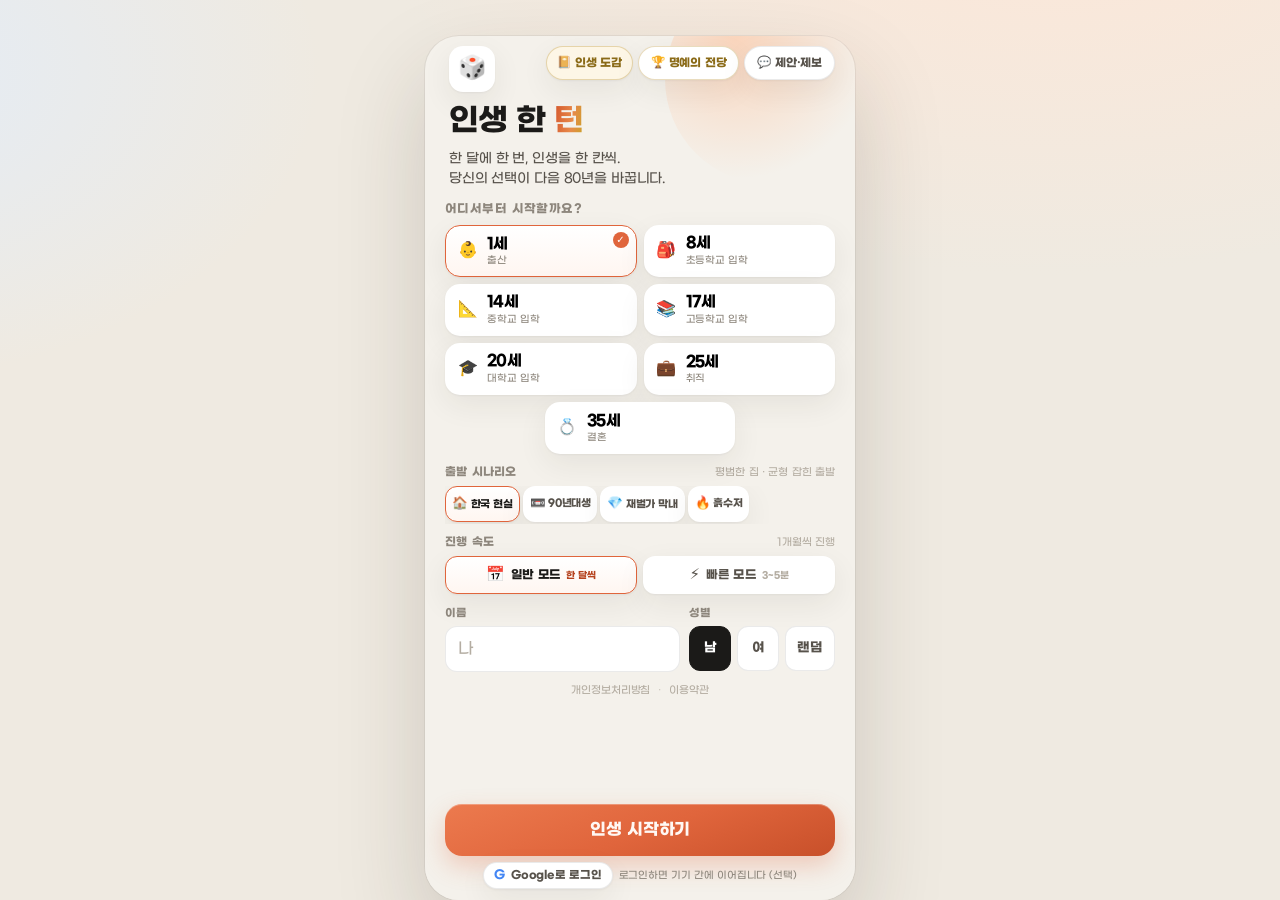
<file: index.html>
<!doctype html>
<html lang="ko">
<head>
<meta charset="utf-8" />
<meta name="viewport" content="width=device-width, initial-scale=1, viewport-fit=cover, maximum-scale=1, user-scalable=no" />
<meta name="theme-color" content="#F4F1EB" />
<meta name="apple-mobile-web-app-capable" content="yes" />
<meta name="apple-mobile-web-app-status-bar-style" content="default" />
<meta name="apple-mobile-web-app-title" content="인생 한 턴" />
<meta name="description" content="한 달 버튼 한 번, 한 살 한 살. 선택이 쌓여 인생이 되는 턴제 시뮬레이션 「인생 한 턴」." />
<!-- VibeAiClub 소유 인증(방법 1) — /.well-known/vibeaiclub-verify.txt 와 같은 코드를 쓴다 -->
<meta name="vibeaiclub-verify" content="vac-ZkTI-AJpfPj2fSEqTYUzmIZD" />
<title>인생 한 턴</title>
<!-- Gmarket Sans — 첫 화면부터 본문(Medium)·제목(Bold)을 같이 받아 둔다. 없으면 시스템 글꼴로 먼저 그리고, 도착하면 바꾼다(swap). -->
<link rel="preload" href="assets/fonts/GmarketSans-Medium.woff2" as="font" type="font/woff2" crossorigin />
<link rel="preload" href="assets/fonts/GmarketSans-Bold.woff2" as="font" type="font/woff2" crossorigin />
<link rel="stylesheet" href="assets/styles.css" />
<link rel="icon" href="assets/favicon.svg" type="image/svg+xml" />
<link rel="apple-touch-icon" href="assets/favicon.svg" />
</head>
<body>
<div id="app">

  <!-- ───────────── 시작 화면 ───────────── -->
  <section id="screen-start" class="screen active">
    <div class="start-scroll">
      <header class="brand">
        <div class="brand-top">
          <button type="button" class="brand-hall brand-title" id="titleBtnStart">📔 인생 도감</button>
          <button type="button" class="brand-hall" id="hallBtnStart">🏆 명예의 전당</button>
          <button type="button" class="brand-fb" id="fbBtnStart">💬 제안·제보</button>
        </div>
        <div class="brand-mark" aria-hidden="true">🎲</div>
        <h1>인생 한 <em>턴</em></h1>
        <p class="brand-sub">
          한 달에 한 번, 인생을 한 칸씩.<br />
          당신의 선택이 다음 80년을 바꿉니다.
        </p>
      </header>

      <button class="resume-card" id="resumeCard" hidden>
        <div class="resume-left">
          <span class="resume-label">저장된 인생이 있어요</span>
          <strong id="resumeName">—</strong>
          <span class="resume-meta" id="resumeMeta">—</span>
        </div>
        <span class="resume-cta">이어하기 →</span>
      </button>

      <div class="start-form">
        <h2 class="section-label">어디서부터 시작할까요?</h2>
        <div class="age-grid" id="ageGrid"></div>

        <!-- 출발 시나리오 — 한 줄 가로 스크롤이라 시작 화면이 밀리지 않는다 -->
        <div class="scenario-block">
          <div class="scenario-head">
            <span class="scenario-label">출발 시나리오</span>
            <span class="scenario-hint" id="scenarioHint">평범한 집에서 태어납니다</span>
          </div>
          <div class="scenario-row" id="scenarioRow" role="group" aria-label="출발 시나리오 선택"></div>
        </div>

        <!-- ⚡ 진행 속도 — 희연 님 피드백(2026-11-28). 고른 값은 다음 판의 기본값이 된다 -->
        <div class="mode-block">
          <div class="mode-head">
            <span class="mode-label">진행 속도</span>
            <span class="mode-hint" id="modeHint">한 달씩 진행</span>
          </div>
          <div class="mode-row" id="modeRow" role="group" aria-label="진행 속도 선택"></div>
        </div>

        <!-- 가문 이어받기 — 명예의 전당에 내 기록이 있을 때만 보인다 -->
        <button type="button" class="legacy-row" id="legacyRow" hidden>
          <span class="lg-emoji" aria-hidden="true">🧬</span>
          <span class="lg-body">
            <b id="legacyName">새 인물로 시작</b>
            <span id="legacySub">이전 회차의 재산·재능을 물려받아 시작할 수 있어요</span>
          </span>
          <span class="lg-go">선택 →</span>
        </button>

        <div class="name-row">
          <label class="field">
            <span class="field-label">이름</span>
            <input id="nameInput" type="text" maxlength="8" placeholder="나" autocomplete="off" />
          </label>
          <div class="field gender-field">
            <span class="field-label">성별</span>
            <div class="chips" id="genderChips" role="group" aria-label="성별 선택">
              <button type="button" class="chip active" data-g="남">남</button>
              <button type="button" class="chip" data-g="여">여</button>
              <button type="button" class="chip" data-g="랜덤">랜덤</button>
            </div>
          </div>
        </div>
      </div>

      <p class="legal-links">
        <a href="privacy.html">개인정보처리방침</a><span aria-hidden="true">·</span><a href="terms.html">이용약관</a>
      </p>
    </div>

    <div class="start-foot">
      <button class="btn primary big" id="startBtn">인생 시작하기</button>
      <!-- ☁️ 선택 기능 — 로그인 없이도 그대로 논다. 로그인하면 전당·칭호·진행이 기기 사이로 이어진다. -->
      <div class="sync-row" id="syncRow" role="status" aria-live="polite"></div>
    </div>
  </section>

  <!-- ───────────── 플레이 화면 ───────────── -->
  <section id="screen-play" class="screen">
    <header class="statusbar">
      <div class="sb-top">
        <div class="sb-who">
          <button type="button" class="snd-btn" id="sfxBtn" aria-label="효과음 끄기" aria-pressed="false" title="효과음">🔊</button>
          <span class="sb-name" id="whoName">—</span>
          <span class="sb-age"><span id="ageLabel">1세</span><span class="dot">·</span><span id="dayLabel">1개월차</span></span>
        </div>
        <div class="sb-actions">
          <button class="ghost-btn" id="fbBtnPlay" aria-label="제안·제보">💬 제보</button>
          <button class="ghost-btn" id="summaryBtn" aria-label="인생 요약">요약</button>
          <button class="ghost-btn sb-more-btn" id="moreBtn" aria-label="더보기" aria-haspopup="menu" aria-expanded="false">⋯</button>
          <!-- 전당·새로 시작은 '⋯' 안으로 — 파괴적인 '새로 시작'을 '요약' 옆에 두지 않는다 -->
          <div class="sb-menu" id="moreMenu" role="menu" hidden>
            <button type="button" class="sb-menu-item" id="hallBtnPlay" role="menuitem">🏆 명예의 전당</button>
            <button type="button" class="sb-menu-item danger" id="resetBtn" role="menuitem">🔄 새로 시작</button>
          </div>
        </div>
      </div>
      <div class="stats" id="stats"></div>
    </header>

    <main class="stage" id="stage">
      <div class="stage-inner" id="stageInner"></div>
    </main>

    <!-- ── 보상형 광고 버튼 (프로토타입) ── -->
    <div class="paidbar" id="rewardBar" aria-label="보상형 광고">
      <button type="button" class="reward-btn" id="rewardUndo" data-reason="undo" disabled>
        <span class="rb-main"><span class="rb-emoji">⏪</span> 되돌리기</span>
        <span class="rb-sub">1턴 전으로</span>
      </button>
      <button type="button" class="reward-btn" id="rewardReroll" data-reason="reroll" disabled>
        <span class="rb-main"><span class="rb-emoji">🎲</span> 다시 뽑기</span>
        <span class="rb-sub">다른 사건으로</span>
      </button>
      <button type="button" class="reward-btn" id="rewardHeal" data-reason="heal" disabled>
        <span class="rb-main"><span class="rb-emoji">💊</span> 긴급 회복</span>
        <span class="rb-sub">+12 (3회 남음)</span>
      </button>
    </div>

    <!-- ── 얇은 광고 배너 자리 ──
         기본은 감춤(hidden). assets/config.js 의 SHOW_ADS_PROTOTYPE 를 켜면 나타난다. -->
    <div class="adzone" id="adZone" hidden>
      <span class="ad-tag">AD</span>
      <span class="ad-slot"><b>스폰서 배너 영역</b> · 320×50 프로토타입</span>
      <button type="button" class="ad-zone-close" id="adZoneClose" aria-label="배너 접기">✕</button>
    </div>

    <!-- ── 인생 진행도 — 하단 도크 바로 위 (스크롤 영역 밖에 붙박이) ── -->
    <div class="lifebar" id="lifeBar" aria-label="인생 진행도"></div>

    <footer class="bottombar">
      <button class="btn log" id="logBtn"><span class="log-emoji">📖</span> 인생 일지 <b id="logCount">0</b></button>
      <button class="btn primary advance" id="advanceBtn" disabled>다음 1개월 진행하기 →</button>
    </footer>

  </section>

  <!-- ───────────── 엔딩 화면 ───────────── -->
  <section id="screen-ending" class="screen">
    <!-- 진행 중에 '요약'으로 열었을 때만 나오는 닫기 줄 — 게임이 끝난 화면이 아니라는 것을 먼저 알린다 -->
    <header class="end-head" id="endHead" hidden>
      <button type="button" class="end-close" id="endClose" aria-label="플레이로 돌아가기">✕ 플레이로</button>
      <span class="end-head-label">인생 요약</span>
    </header>
    <div class="ending-scroll" id="endingScroll"></div>
  </section>

  <!-- ───────────── 졸업 결산 화면 ───────────── -->
  <section id="screen-grad" class="screen">
    <div class="grad-scroll" id="gradScroll"></div>
  </section>

  <!-- ───────────── 명예의 전당 ───────────── -->
  <section id="screen-hall" class="screen">
    <header class="hall-head">
      <button class="hall-back" id="hallBack" aria-label="뒤로 가기">←</button>
      <div class="hall-title-box">
        <h2>🏆 명예의 전당</h2>
        <p id="hallSub">—</p>
      </div>
      <!-- 📊 관리자 계정으로 로그인했을 때만 보인다 (app.js 가 이메일로 보여 줄지 정한다) -->
      <a class="hall-admin" id="adminLink" href="admin.html" title="접속자 통계" hidden>📊 어드민</a>
    </header>
    <div class="sync-row hall-sync" id="hallSyncRow" data-sync-hall="1" role="status" aria-live="polite"></div>
    <!-- 로그인했을 때만 보인다 — 계정 및 클라우드 기록 삭제(회원탈퇴) -->
    <div class="acct-row" id="acctRow" hidden>
      <button type="button" class="acct-del" id="acctDel">계정 및 클라우드 기록 삭제</button>
    </div>
    <div class="hall-views" id="hallViews" role="tablist" aria-label="전당 보기">
      <button type="button" class="hall-view active" data-view="mine" role="tab" aria-selected="true">내 전당</button>
      <button type="button" class="hall-view" data-view="global" role="tab" aria-selected="false">🏆 전체 랭킹</button>
    </div>
    <div class="hall-pane" id="hallMineView">
      <div class="hall-tabs" id="hallTabs"></div>
      <button type="button" class="hall-titles" id="hallTitles"></button>
      <div class="hall-body" id="hallBody"></div>
    </div>
    <div class="hall-pane" id="hallGlobalView" hidden>
      <div class="lg-head">
        <div class="lg-sorts" id="lgSorts" role="group" aria-label="정렬 기준">
          <button type="button" class="lg-sort active" data-sort="score" aria-pressed="true">총점 순</button>
          <button type="button" class="lg-sort" data-sort="assets" aria-pressed="false">자산 순</button>
        </div>
        <span class="lg-count" id="lgCount">—</span>
      </div>
      <div class="lg-me" id="lgMe">
        <div class="lg-me-top">
          <span class="lg-me-badge" id="lgMeBadge">내 최고</span>
          <b id="lgMyScore">—</b>
          <i id="lgMyPct">—</i>
        </div>
        <div class="lg-me-sub" id="lgMySub">전체 랭킹을 불러오는 중…</div>
        <div class="lg-me-tools" id="lgTools" hidden>
          <label class="lg-nick" for="lgNick">랭킹 이름
            <input id="lgNick" type="text" maxlength="12" placeholder="익명 플레이어" autocomplete="off" spellcheck="false" />
          </label>
          <button type="button" class="lg-nick-save" id="lgNickSave">저장</button>
        </div>
        <div class="lg-me-acts" id="lgActs" hidden>
          <button type="button" class="lg-upload" id="lgUpload">내 최고 기록 올리기</button>
        </div>
        <button type="button" class="lg-clear" id="lgClear" hidden>전체 랭킹에서 내 기록 지우기</button>
        <label class="lg-auto" id="lgAutoRow" hidden>
          <input type="checkbox" id="lgAuto" checked />
          <span>새 기록 자동 등록</span>
        </label>
        <p class="lg-private" id="lgPrivate">캐릭터 이름·점수·자산만 공개됩니다 · 이메일은 공개되지 않습니다</p>
      </div>
      <div class="hall-body lg-list" id="lgBody"></div>
    </div>
  </section>

  <!-- ───────────── 인생 일지 시트 ───────────── -->
  <div class="overlay" id="overlay" hidden></div>
  <div class="sheet" id="sheet" hidden aria-hidden="true">
    <div class="sheet-grab"><span></span></div>
    <div class="sheet-head">
      <div>
        <h3>인생 일지</h3>
        <p id="sheetSub">—</p>
      </div>
      <button class="sheet-close" id="sheetClose" aria-label="닫기">✕</button>
    </div>
    <div class="sheet-body" id="sheetBody"></div>
  </div>

  <div class="toast" id="toast" hidden></div>

  <!-- ───────────── 🧬 가문 이어받기 선택 ───────────── -->
  <div class="legacy-modal" id="legacyModal" hidden aria-hidden="true">
    <div class="lm-card" role="dialog" aria-modal="true" aria-labelledby="lmTitle">
      <header class="lm-head">
        <div>
          <h2 id="lmTitle">🧬 가문 이어받기</h2>
          <p class="lm-lead">명예의 전당에 남긴 인생 하나를 부모로 삼아 시작합니다</p>
        </div>
        <button type="button" class="lm-close" id="lmClose" aria-label="닫기">✕</button>
      </header>
      <div class="lm-list" id="lmList"></div>
      <p class="lm-note">순재산의 6%(최대 2,500만 원)와 그 인생의 가장 높은 능력치 +3을 물려받습니다 · 빚은 물려받지 않습니다</p>
    </div>
  </div>

  <!-- ───────────── 📸 엔딩 결과 카드 미리보기 ───────────── -->
  <div class="share-modal" id="shareModal" hidden aria-hidden="true">
    <div class="sm-card" role="dialog" aria-modal="true" aria-labelledby="smTitle">
      <header class="sm-head">
        <div>
          <h2 id="smTitle">📸 결과 카드</h2>
          <p class="sm-sub" id="smSub">1080×1350 · PNG</p>
        </div>
        <button type="button" class="sm-close" id="smClose" aria-label="닫기">✕</button>
      </header>
      <div class="sm-preview"><img id="smImg" alt="인생 결과 카드 미리보기" /></div>
      <div class="sm-actions">
        <button type="button" class="btn primary" id="smSave">이미지 저장</button>
        <button type="button" class="btn outline" id="smShare">공유하기</button>
      </div>
      <p class="sm-note" id="smNote">이미지는 길게 눌러 사진에 저장할 수도 있어요</p>
    </div>
  </div>

  <!-- ───────────── 💬 제안·제보 게시판 ───────────── -->
  <div class="fb-modal" id="fbModal" hidden aria-hidden="true">
    <header class="fb-top">
      <button type="button" class="fb-close" id="fbClose" aria-label="닫기">✕</button>
      <div class="fb-title-box">
        <h2>💬 제안·제보</h2>
        <p id="fbCaption">이런 상황·선택지가 있으면 좋겠다 싶은 걸 들려주세요</p>
      </div>
    </header>

    <div class="fb-tabs" role="tablist" aria-label="게시판 종류">
      <button type="button" class="fb-tab active" id="fbTabIdea" data-tab="idea" role="tab" aria-selected="true">💡 이벤트 제안</button>
      <button type="button" class="fb-tab" id="fbTabBug" data-tab="bug" role="tab" aria-selected="false">🐛 버그·오타 제보</button>
    </div>

    <div class="fb-toolbar">
      <div class="fb-sort" id="fbSort" role="group" aria-label="정렬">
        <button type="button" class="fb-sort-btn active" data-sort="new">최신순</button>
        <button type="button" class="fb-sort-btn" data-sort="like">공감순</button>
      </div>
      <button type="button" class="fb-write" id="fbWrite">✍️ 글쓰기</button>
    </div>

    <div class="fb-scroll">
      <div class="fb-list" id="fbList"></div>
      <p class="fb-note">올린 글은 누구나 볼 수 있어요. 이름·연락처 같은 개인정보는 적지 말아 주세요.</p>
    </div>

    <form class="fb-form" id="fbForm" hidden>
      <div class="fb-form-head">
        <h3 id="fbFormTitle">💡 이벤트 제안</h3>
        <button type="button" class="fb-form-close" id="fbFormClose" aria-label="작성 취소">✕</button>
      </div>
      <div class="fb-form-body">
        <div class="fb-field" id="fbAgeField">
          <span class="fb-label">나이대</span>
          <div class="fb-chips" id="fbAgeChips"></div>
        </div>
        <label class="fb-field">
          <span class="fb-label" id="fbHeadLabel">제목</span>
          <input id="fbHead" type="text" maxlength="40" autocomplete="off" placeholder="예: 첫 자취방 구하기" />
          <span class="fb-count" id="fbHeadCount">0/40</span>
        </label>
        <label class="fb-field">
          <span class="fb-label" id="fbBodyLabel">상황·선택지 아이디어</span>
          <textarea id="fbContent" rows="5" maxlength="600" placeholder="예: 22세, 원룸 계약 앞에서 보증금·월세·거리 중 무엇을 우선할지 고르는 이벤트"></textarea>
          <span class="fb-count" id="fbContentCount">0/600</span>
        </label>
        <label class="fb-field">
          <span class="fb-label">닉네임 <em>선택</em></span>
          <input id="fbAuthor" type="text" maxlength="12" autocomplete="off" placeholder="익명" />
        </label>
        <p class="fb-error" id="fbError" hidden></p>
      </div>
      <div class="fb-form-foot">
        <button type="button" class="btn fb-cancel" id="fbCancel">취소</button>
        <button type="submit" class="btn primary" id="fbSubmit">제안 보내기</button>
      </div>
    </form>

    <div class="fb-toast" id="fbToast" hidden></div>
  </div>

  <!-- ───────────── 보상형 광고 모달 (프로토타입) ───────────── -->
  <div class="ad-modal" id="adModal" hidden aria-hidden="true">
    <div class="ad-modal-card" role="dialog" aria-modal="true" aria-labelledby="adTitle">
      <div class="ad-proto-tag">REWARDED AD · PROTOTYPE</div>
      <div class="ad-icon" id="adIcon">📺</div>
      <h3 class="ad-title" id="adTitle">보상형 광고</h3>
      <p class="ad-desc" id="adDesc">—</p>
      <div class="ad-screen">
        <span class="ad-screen-tag">AD</span>
        <span class="ad-screen-count" id="adClock">3</span>
        <span class="ad-screen-note">프로토타입 광고 지면</span>
      </div>
      <div class="ad-track"><i id="adFill"></i></div>
      <p class="ad-status" id="adStatus">보상형 광고 시청 중…</p>
      <div class="ad-actions">
        <button type="button" class="btn ad-cancel-btn" id="adClose">닫기</button>
        <button type="button" class="btn primary" id="adClaim" disabled>보상 받기</button>
      </div>
      <p class="ad-fine">실제 SDK 연동 시 <code>showRewardedAd(reason, onReward)</code>의 시청 완료 콜백으로 교체됩니다</p>
    </div>
  </div>

  <!-- ───────────── 🗑️ 계정 및 클라우드 기록 삭제 (회원탈퇴 · 2단계 확인) ───────────── -->
  <div class="acct-modal" id="acctModal" hidden aria-hidden="true">
    <div class="am-card" role="dialog" aria-modal="true" aria-labelledby="amTitle">
      <header class="am-head">
        <h2 id="amTitle">🗑️ 계정 및 기록 삭제</h2>
        <button type="button" class="am-close" id="amClose" aria-label="닫기">✕</button>
      </header>

      <div class="am-body">
        <p class="am-lead">인생 한 턴에 저장된 <b>클라우드 기록과 계정 연결</b>을 지웁니다.</p>
        <ul class="am-list">
          <li>진행 중인 인생 · 명예의 전당 · 칭호 도감 (클라우드)</li>
          <li>🏆 전체 랭킹에 올린 내 기록</li>
          <li>이 기기에 저장된 기록 — 이어하기도 사라집니다</li>
        </ul>
        <p class="am-warn">지운 기록은 되돌릴 수 없습니다.</p>

        <div class="am-step2" id="amStep2" hidden>
          <p class="am-step2-lead">정말 지울까요? 아래에 <b>삭제</b>를 입력하면 진행됩니다.</p>
          <input id="amWord" type="text" autocomplete="off" autocapitalize="off" spellcheck="false" placeholder="삭제" aria-label="삭제라고 입력" />
        </div>
        <p class="am-error" id="amError" hidden></p>
        <p class="am-fine" id="amFine">같은 Google 계정으로 다시 로그인하면 새 기록으로 시작합니다.</p>
      </div>

      <div class="am-actions">
        <button type="button" class="btn am-cancel" id="amCancel">취소</button>
        <button type="button" class="btn am-next" id="amNext">계속</button>
        <button type="button" class="btn am-del" id="amConfirm" hidden disabled>모두 삭제</button>
      </div>
    </div>
  </div>
</div>

<!-- 앱 스위치(광고·Apple 로그인) — 가장 먼저 읽는다 -->
<script src="assets/config.js"></script>
<script src="assets/engine.js"></script>
<script src="assets/avatar.js"></script>
<!-- 이벤트 모듈 (생애주기별) — _def.js 가 먼저, zz-finalize.js 가 마지막 -->
<script src="assets/events/_def.js"></script>
<script src="assets/events/legacy-early.js"></script>
<script src="assets/events/legacy-mid.js"></script>
<script src="assets/events/legacy-late.js"></script>
<script src="assets/events/legacy-extra.js"></script>
<script src="assets/events/legacy-more1.js"></script>
<script src="assets/events/legacy-more2.js"></script>
<script src="assets/events/chain-roots.js"></script>
<script src="assets/events/chain-school.js"></script>
<script src="assets/events/chain-teen.js"></script>
<script src="assets/events/chain-campus.js"></script>
<script src="assets/events/chain-work.js"></script>
<script src="assets/events/chain-family.js"></script>
<script src="assets/events/chain-midlife.js"></script>
<script src="assets/events/chain-senior.js"></script>
<script src="assets/events/infant.js"></script>
<script src="assets/events/childhood.js"></script>
<script src="assets/events/teen.js"></script>
<script src="assets/events/campus.js"></script>
<script src="assets/events/career.js"></script>
<script src="assets/events/family.js"></script>
<script src="assets/events/family2.js"></script>
<script src="assets/events/midlife.js"></script>
<script src="assets/events/midlife2.js"></script>
<script src="assets/events/senior.js"></script>
<script src="assets/events/senior2.js"></script>
<script src="assets/events/extra.js"></script>
<script src="assets/events/extra-solo.js"></script>
<script src="assets/events/extra-late.js"></script>
<script src="assets/events/health.js"></script>
<script src="assets/events/second-act.js"></script>
<!-- 미니 승부 · 재테크·가족 · 부메랑 -->
<script src="assets/events/mini-duel.js"></script>
<script src="assets/events/money.js"></script>
<script src="assets/events/boomerang.js"></script>
<!-- 🧬 이전 회차 인물 — 명예의 전당에 남은 내 인생의 사람이 다음 인생에 나타난다 -->
<script src="assets/events/cameo.js"></script>
<!-- 🔥 요즘 한국 현실 이벤트 팩 — 청약·국장·코인·부업·육아템·어린이집 대기 (2026-11-28) -->
<script src="assets/events/kr-reality.js"></script>
<script src="assets/events/zz-finalize.js"></script>
<script src="assets/events/zz-ability.js"></script>
<script src="assets/refdist.js"></script>
<script src="assets/hall-seeds.js"></script>
<script src="assets/ads.js"></script>
<script src="assets/feedback.js"></script>
<script src="assets/titles.js"></script>
<!-- 💼 직업 · 💕 인연 수집 도감 — 칭호 도감과 같은 모달에서 탭으로 본다 -->
<script src="assets/codex.js"></script>
<script src="assets/minigames.js"></script>
<!-- 🔊 효과음(Web Audio 합성) · 📸 엔딩 결과 카드(canvas) -->
<script src="assets/sfx.js"></script>
<script src="assets/sharecard.js"></script>
<!-- ☁️ 구글 로그인 · 클라우드 동기화 (선택) — 로그인하지 않으면 아무것도 하지 않는다 -->
<script src="assets/sync.js"></script>
<!-- 📊 익명 접속자 기록 — 첫 화면을 열 때 한 번 (어드민 통계용 · 개인정보 없음) -->
<script src="assets/visits.js"></script>
<!-- 🏆 전체 유저 익명 랭킹 — 로그인한 기록을 올리고 모두의 기록을 본다 -->
<script src="assets/leaderboard.js"></script>
<script src="assets/app.js"></script>
</body>
</html>
</file>
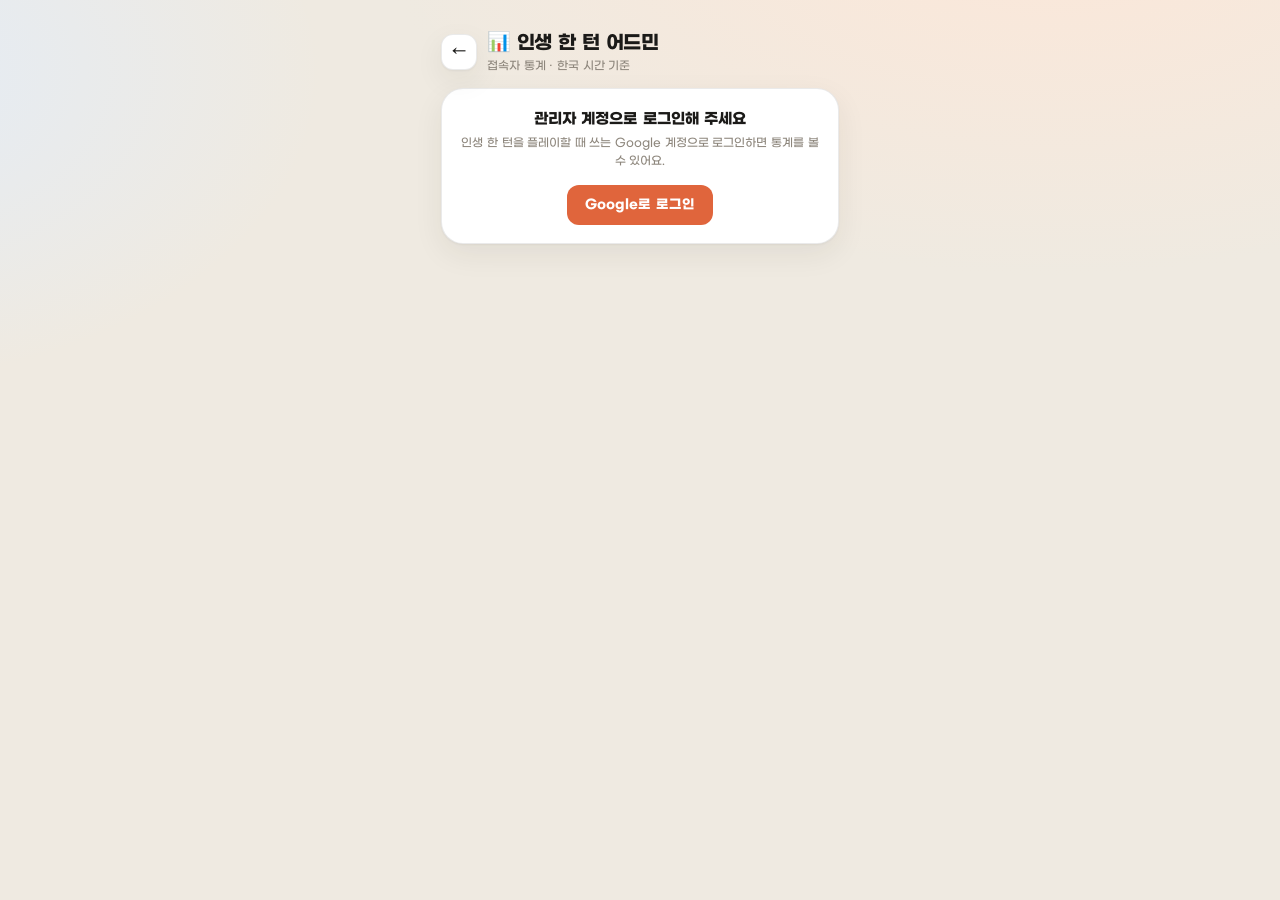
<file: admin.html>
<!doctype html>
<html lang="ko">
<head>
<meta charset="utf-8" />
<meta name="viewport" content="width=device-width, initial-scale=1, viewport-fit=cover, maximum-scale=1, user-scalable=no" />
<meta name="theme-color" content="#F4F1EB" />
<meta name="robots" content="noindex, nofollow" />
<title>📊 인생 한 턴 어드민</title>
<!-- 앱과 같은 Gmarket Sans · 따뜻한 라이트 톤 -->
<link rel="preload" href="assets/fonts/GmarketSans-Medium.woff2" as="font" type="font/woff2" crossorigin />
<link rel="preload" href="assets/fonts/GmarketSans-Bold.woff2" as="font" type="font/woff2" crossorigin />
<link rel="stylesheet" href="assets/styles.css" />
<link rel="stylesheet" href="assets/admin.css" />
<link rel="icon" href="assets/favicon.svg" type="image/svg+xml" />
</head>
<body class="admin-body">
<main class="admin-wrap">

  <header class="admin-head">
    <a class="admin-back" href="index.html" aria-label="앱으로 돌아가기">←</a>
    <div class="admin-title">
      <h1>📊 인생 한 턴 어드민</h1>
      <p id="adminSub">접속자 통계 · 한국 시간 기준</p>
    </div>
  </header>

  <!-- 로그인 전 · 권한 없음 · 오류 안내 -->
  <section class="admin-card admin-gate" id="adminGate" hidden></section>

  <!-- 통계 -->
  <section id="adminStats" hidden>
    <div class="admin-kpis">
      <article class="admin-kpi">
        <span class="kpi-label">오늘 접속자</span>
        <strong class="kpi-value" id="kpiToday">—</strong>
        <span class="kpi-sub">한국 시간 기준 · 순 방문자</span>
      </article>
      <article class="admin-kpi">
        <span class="kpi-label">전체 접속자</span>
        <strong class="kpi-value" id="kpiTotal">—</strong>
        <span class="kpi-sub">누적 순 방문자</span>
      </article>
    </div>

    <div class="admin-range" role="group" aria-label="추이 기간">
      <button type="button" class="range-btn active" data-days="14" aria-pressed="true">14일</button>
      <button type="button" class="range-btn" data-days="30" aria-pressed="false">30일</button>
    </div>

    <div class="admin-card chart-card">
      <div class="chart" id="visitChart" role="group" aria-label="일별 접속자 추이"></div>
      <p class="chart-hint" id="chartHint">막대 = 그날 접속한 사람 수(순 방문자) · 최근 14일 · 한국 시간 기준</p>
    </div>

    <div class="admin-foot">
      <span id="adminWho"></span>
      <span class="admin-foot-btns">
        <button type="button" class="foot-btn" id="adminRefresh">새로고침</button>
        <button type="button" class="foot-btn ghost" id="adminSignOut">로그아웃</button>
      </span>
    </div>
  </section>

  <p class="admin-toast" id="adminToast" hidden></p>
</main>

<script src="assets/config.js"></script>
<!-- ☁️ 로그인 세션·토큰은 앱과 같은 sync.js 를 쓴다 (Google 로그인 · 세션 갱신) -->
<script src="assets/sync.js"></script>
<script src="assets/admin.js"></script>
</body>
</html>
</file>
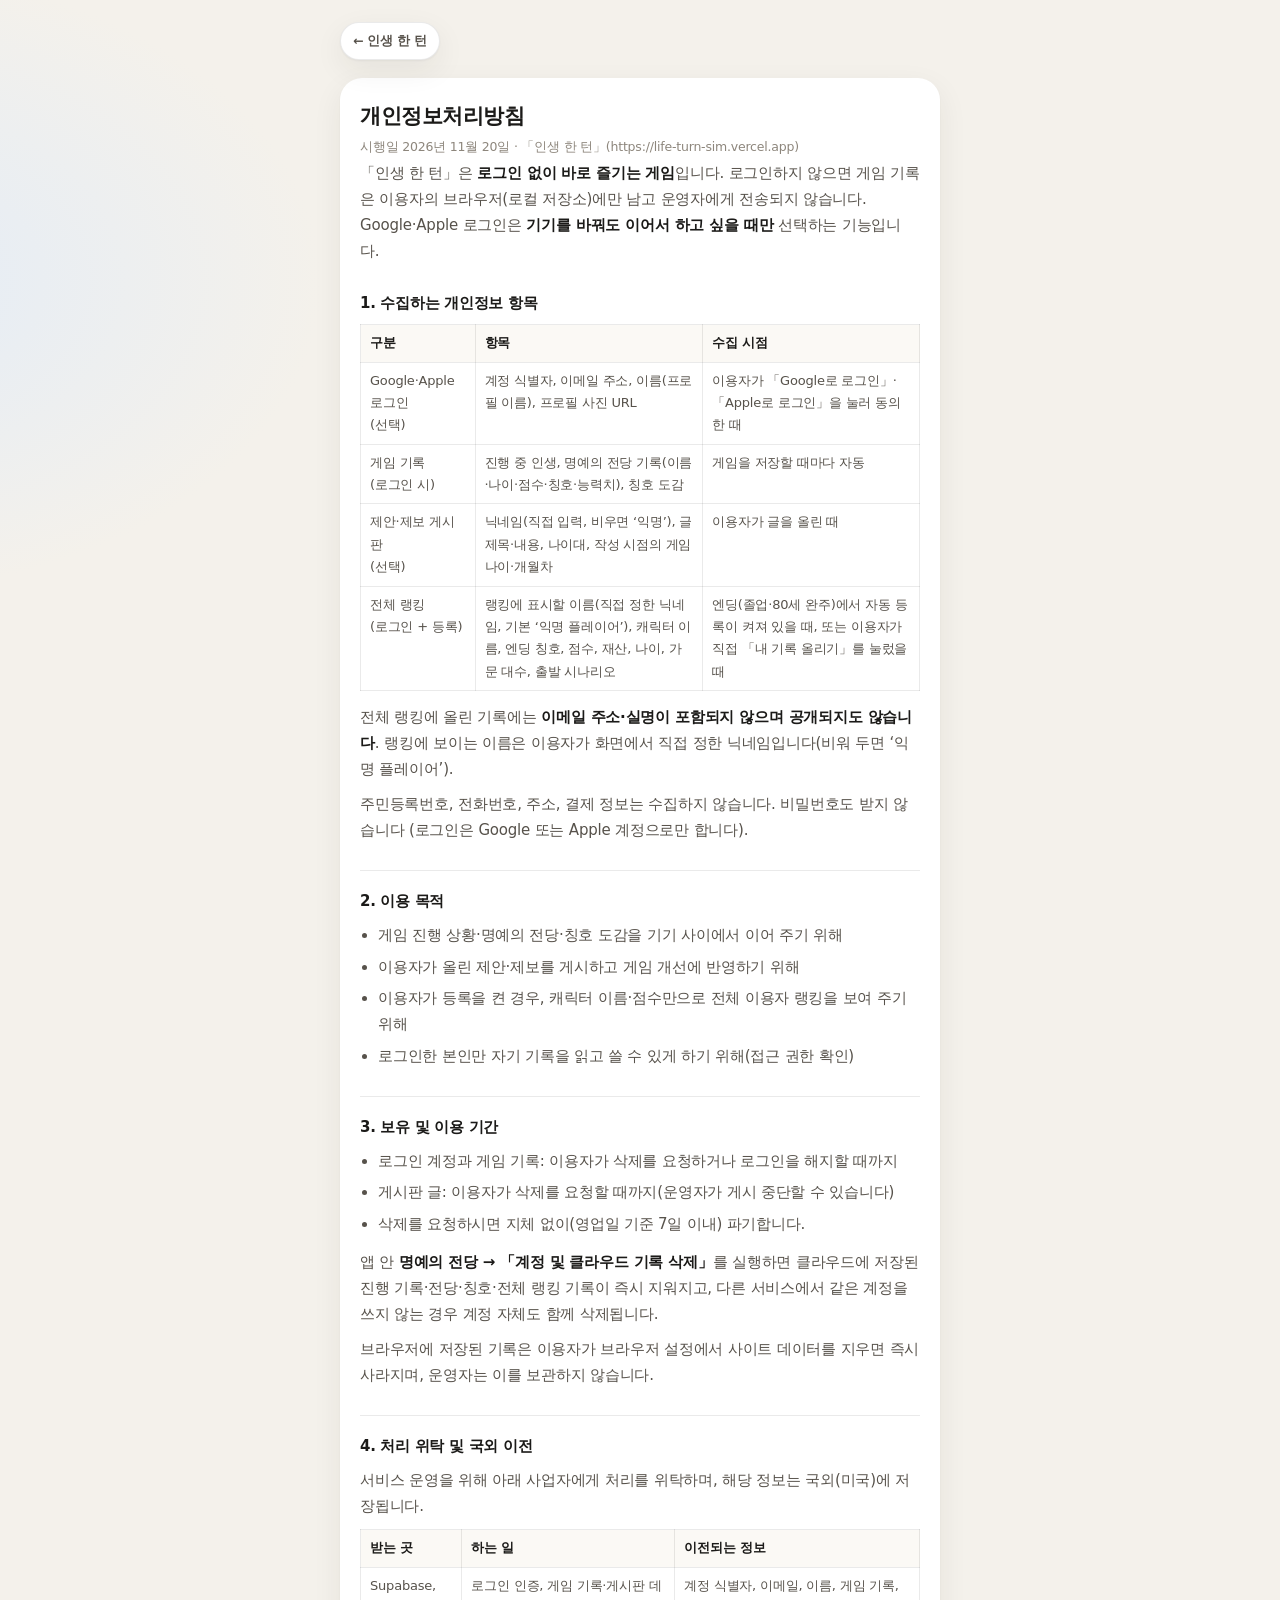
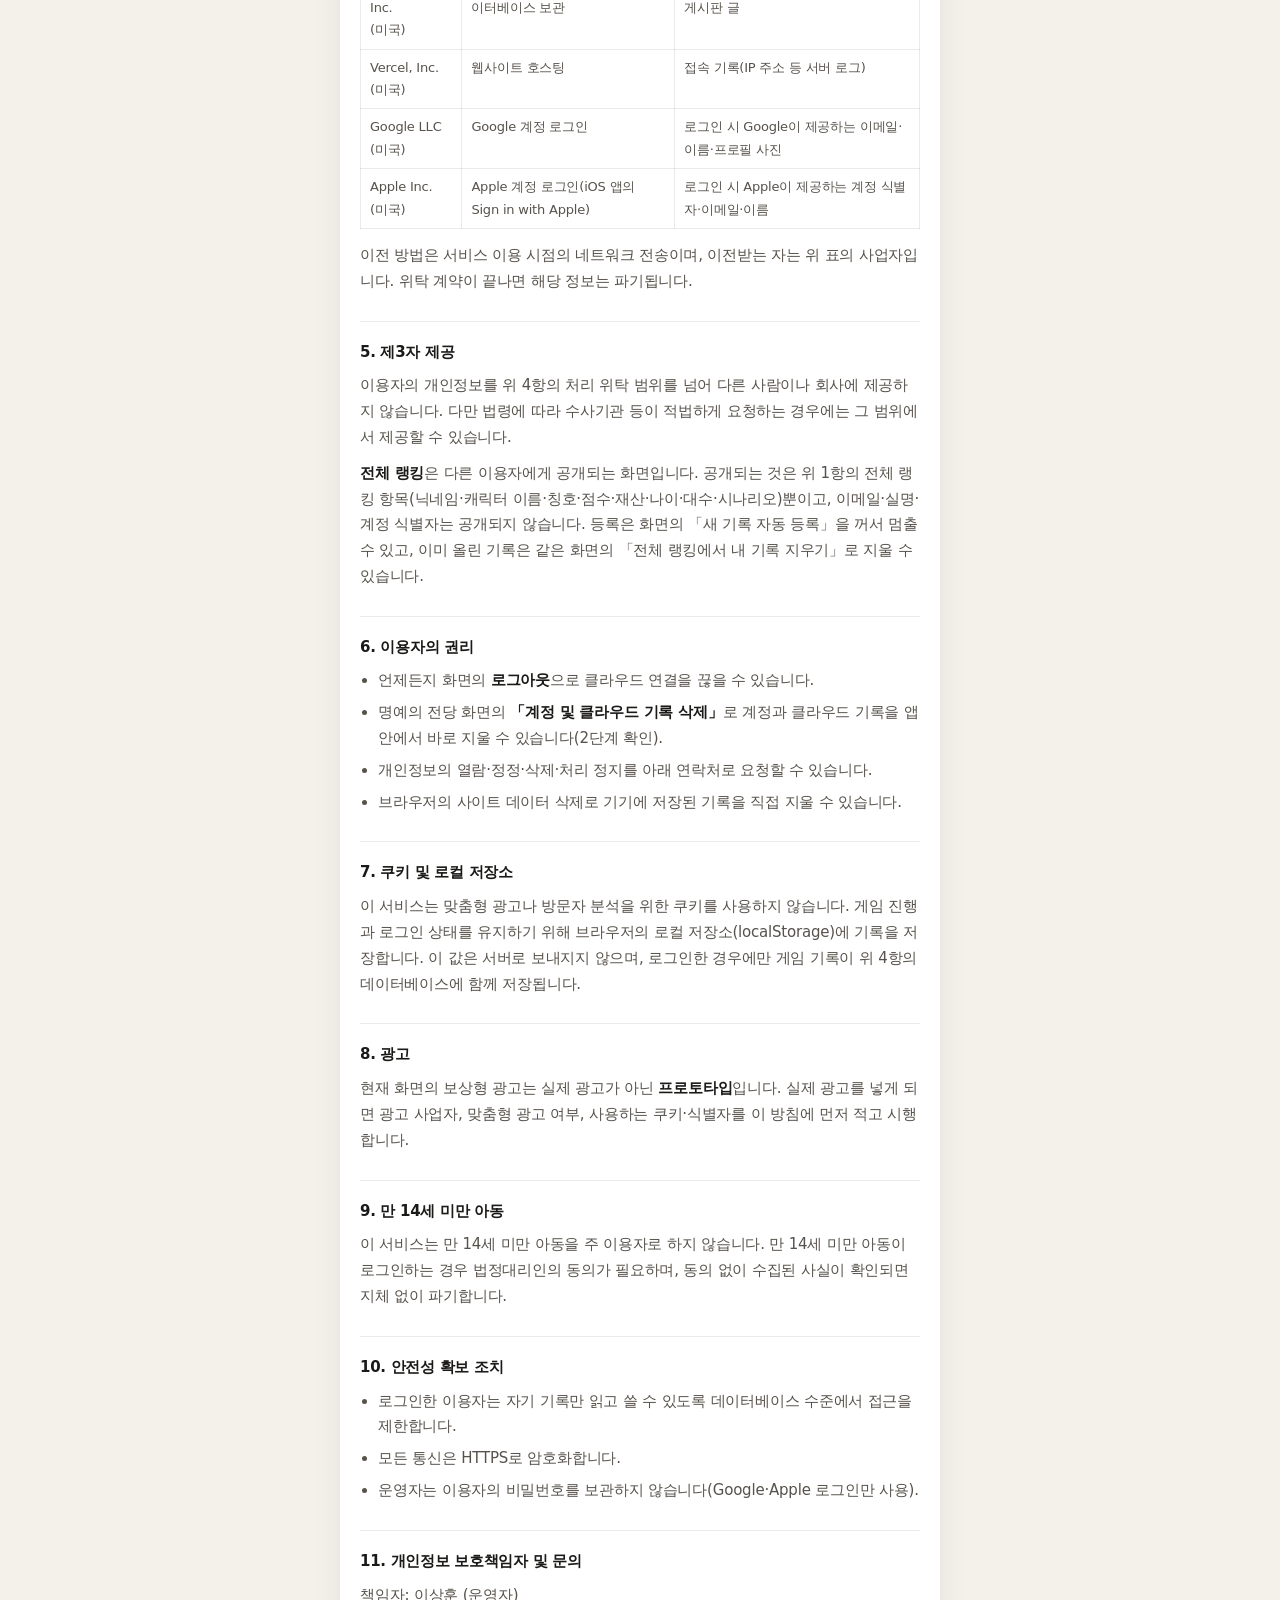
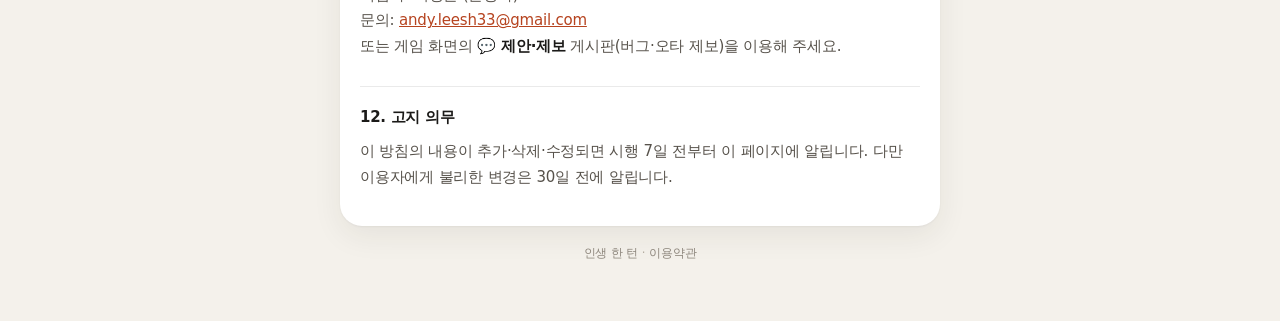
<file: privacy.html>
<!doctype html>
<html lang="ko">
<head>
<meta charset="utf-8" />
<meta name="viewport" content="width=device-width, initial-scale=1, viewport-fit=cover" />
<meta name="theme-color" content="#F4F1EB" />
<title>개인정보처리방침 — 인생 한 턴</title>
<meta name="description" content="「인생 한 턴」의 개인정보처리방침입니다. 로그인하지 않으면 게임 기록은 브라우저에만 남습니다." />
<link rel="stylesheet" href="assets/legal.css" />
<link rel="icon" href="assets/favicon.svg" type="image/svg+xml" />
</head>
<body>
<div class="page">
  <div class="top">
    <a class="back" href="./">← 인생 한 턴</a>
  </div>

  <main class="doc">
    <h1>개인정보처리방침</h1>
    <p class="lead">시행일 2026년 11월 20일 · 「인생 한 턴」(https://life-turn-sim.vercel.app)</p>

    <p>「인생 한 턴」은 <strong>로그인 없이 바로 즐기는 게임</strong>입니다. 로그인하지 않으면 게임 기록은
      이용자의 브라우저(로컬 저장소)에만 남고 운영자에게 전송되지 않습니다. Google·Apple 로그인은
      <strong>기기를 바꿔도 이어서 하고 싶을 때만</strong> 선택하는 기능입니다.</p>

    <h2>1. 수집하는 개인정보 항목</h2>
    <table>
      <tr><th>구분</th><th>항목</th><th>수집 시점</th></tr>
      <tr>
        <td>Google·Apple 로그인<br>(선택)</td>
        <td>계정 식별자, 이메일 주소, 이름(프로필 이름), 프로필 사진 URL</td>
        <td>이용자가 「Google로 로그인」·「Apple로 로그인」을 눌러 동의한 때</td>
      </tr>
      <tr>
        <td>게임 기록<br>(로그인 시)</td>
        <td>진행 중 인생, 명예의 전당 기록(이름·나이·점수·칭호·능력치), 칭호 도감</td>
        <td>게임을 저장할 때마다 자동</td>
      </tr>
      <tr>
        <td>제안·제보 게시판<br>(선택)</td>
        <td>닉네임(직접 입력, 비우면 ‘익명’), 글 제목·내용, 나이대, 작성 시점의 게임 나이·개월차</td>
        <td>이용자가 글을 올린 때</td>
      </tr>
      <tr>
        <td>전체 랭킹<br>(로그인 + 등록)</td>
        <td>랭킹에 표시할 이름(직접 정한 닉네임, 기본 ‘익명 플레이어’), 캐릭터 이름, 엔딩 칭호, 점수, 재산, 나이, 가문 대수, 출발 시나리오</td>
        <td>엔딩(졸업·80세 완주)에서 자동 등록이 켜져 있을 때, 또는 이용자가 직접 「내 기록 올리기」를 눌렀을 때</td>
      </tr>
    </table>
    <p>전체 랭킹에 올린 기록에는 <strong>이메일 주소·실명이 포함되지 않으며 공개되지도 않습니다</strong>.
      랭킹에 보이는 이름은 이용자가 화면에서 직접 정한 닉네임입니다(비워 두면 ‘익명 플레이어’).</p>
    <p>주민등록번호, 전화번호, 주소, 결제 정보는 수집하지 않습니다. 비밀번호도 받지 않습니다
      (로그인은 Google 또는 Apple 계정으로만 합니다).</p>

    <h2>2. 이용 목적</h2>
    <ul>
      <li>게임 진행 상황·명예의 전당·칭호 도감을 기기 사이에서 이어 주기 위해</li>
      <li>이용자가 올린 제안·제보를 게시하고 게임 개선에 반영하기 위해</li>
      <li>이용자가 등록을 켠 경우, 캐릭터 이름·점수만으로 전체 이용자 랭킹을 보여 주기 위해</li>
      <li>로그인한 본인만 자기 기록을 읽고 쓸 수 있게 하기 위해(접근 권한 확인)</li>
    </ul>

    <h2>3. 보유 및 이용 기간</h2>
    <ul>
      <li>로그인 계정과 게임 기록: 이용자가 삭제를 요청하거나 로그인을 해지할 때까지</li>
      <li>게시판 글: 이용자가 삭제를 요청할 때까지(운영자가 게시 중단할 수 있습니다)</li>
      <li>삭제를 요청하시면 지체 없이(영업일 기준 7일 이내) 파기합니다.</li>
    </ul>
    <p>앱 안 <strong>명예의 전당 → 「계정 및 클라우드 기록 삭제」</strong>를 실행하면 클라우드에 저장된
      진행 기록·전당·칭호·전체 랭킹 기록이 즉시 지워지고, 다른 서비스에서 같은 계정을 쓰지 않는 경우
      계정 자체도 함께 삭제됩니다.</p>
    <p>브라우저에 저장된 기록은 이용자가 브라우저 설정에서 사이트 데이터를 지우면 즉시 사라지며,
      운영자는 이를 보관하지 않습니다.</p>

    <h2>4. 처리 위탁 및 국외 이전</h2>
    <p>서비스 운영을 위해 아래 사업자에게 처리를 위탁하며, 해당 정보는 국외(미국)에 저장됩니다.</p>
    <table>
      <tr><th>받는 곳</th><th>하는 일</th><th>이전되는 정보</th></tr>
      <tr>
        <td>Supabase, Inc.<br>(미국)</td>
        <td>로그인 인증, 게임 기록·게시판 데이터베이스 보관</td>
        <td>계정 식별자, 이메일, 이름, 게임 기록, 게시판 글</td>
      </tr>
      <tr>
        <td>Vercel, Inc.<br>(미국)</td>
        <td>웹사이트 호스팅</td>
        <td>접속 기록(IP 주소 등 서버 로그)</td>
      </tr>
      <tr>
        <td>Google LLC<br>(미국)</td>
        <td>Google 계정 로그인</td>
        <td>로그인 시 Google이 제공하는 이메일·이름·프로필 사진</td>
      </tr>
      <tr>
        <td>Apple Inc.<br>(미국)</td>
        <td>Apple 계정 로그인(iOS 앱의 Sign in with Apple)</td>
        <td>로그인 시 Apple이 제공하는 계정 식별자·이메일·이름</td>
      </tr>
    </table>
    <p>이전 방법은 서비스 이용 시점의 네트워크 전송이며, 이전받는 자는 위 표의 사업자입니다.
      위탁 계약이 끝나면 해당 정보는 파기됩니다.</p>

    <h2>5. 제3자 제공</h2>
    <p>이용자의 개인정보를 위 4항의 처리 위탁 범위를 넘어 다른 사람이나 회사에 제공하지 않습니다.
      다만 법령에 따라 수사기관 등이 적법하게 요청하는 경우에는 그 범위에서 제공할 수 있습니다.</p>
    <p><strong>전체 랭킹</strong>은 다른 이용자에게 공개되는 화면입니다. 공개되는 것은 위 1항의
      전체 랭킹 항목(닉네임·캐릭터 이름·칭호·점수·재산·나이·대수·시나리오)뿐이고,
      이메일·실명·계정 식별자는 공개되지 않습니다. 등록은 화면의 「새 기록 자동 등록」을 꺼서
      멈출 수 있고, 이미 올린 기록은 같은 화면의 「전체 랭킹에서 내 기록 지우기」로 지울 수 있습니다.</p>

    <h2>6. 이용자의 권리</h2>
    <ul>
      <li>언제든지 화면의 <strong>로그아웃</strong>으로 클라우드 연결을 끊을 수 있습니다.</li>
      <li>명예의 전당 화면의 <strong>「계정 및 클라우드 기록 삭제」</strong>로 계정과 클라우드 기록을
        앱 안에서 바로 지울 수 있습니다(2단계 확인).</li>
      <li>개인정보의 열람·정정·삭제·처리 정지를 아래 연락처로 요청할 수 있습니다.</li>
      <li>브라우저의 사이트 데이터 삭제로 기기에 저장된 기록을 직접 지울 수 있습니다.</li>
    </ul>

    <h2>7. 쿠키 및 로컬 저장소</h2>
    <p>이 서비스는 맞춤형 광고나 방문자 분석을 위한 쿠키를 사용하지 않습니다. 게임 진행과 로그인 상태를
      유지하기 위해 브라우저의 로컬 저장소(localStorage)에 기록을 저장합니다. 이 값은 서버로 보내지지
      않으며, 로그인한 경우에만 게임 기록이 위 4항의 데이터베이스에 함께 저장됩니다.</p>

    <h2>8. 광고</h2>
    <p>현재 화면의 보상형 광고는 실제 광고가 아닌 <strong>프로토타입</strong>입니다. 실제 광고를 넣게 되면
      광고 사업자, 맞춤형 광고 여부, 사용하는 쿠키·식별자를 이 방침에 먼저 적고 시행합니다.</p>

    <h2>9. 만 14세 미만 아동</h2>
    <p>이 서비스는 만 14세 미만 아동을 주 이용자로 하지 않습니다. 만 14세 미만 아동이 로그인하는 경우
      법정대리인의 동의가 필요하며, 동의 없이 수집된 사실이 확인되면 지체 없이 파기합니다.</p>

    <h2>10. 안전성 확보 조치</h2>
    <ul>
      <li>로그인한 이용자는 자기 기록만 읽고 쓸 수 있도록 데이터베이스 수준에서 접근을 제한합니다.</li>
      <li>모든 통신은 HTTPS로 암호화합니다.</li>
      <li>운영자는 이용자의 비밀번호를 보관하지 않습니다(Google·Apple 로그인만 사용).</li>
    </ul>

    <h2>11. 개인정보 보호책임자 및 문의</h2>
    <p>책임자: 이상훈 (운영자)<br>
      문의: <a href="mailto:andy.leesh33@gmail.com">andy.leesh33@gmail.com</a><br>
      또는 게임 화면의 <strong>💬 제안·제보</strong> 게시판(버그·오타 제보)을 이용해 주세요.</p>

    <h2>12. 고지 의무</h2>
    <p>이 방침의 내용이 추가·삭제·수정되면 시행 7일 전부터 이 페이지에 알립니다. 다만 이용자에게
      불리한 변경은 30일 전에 알립니다.</p>
  </main>

  <p class="foot">
    <a href="./">인생 한 턴</a>·<a href="terms.html">이용약관</a>
  </p>
</div>
</body>
</html>
</file>
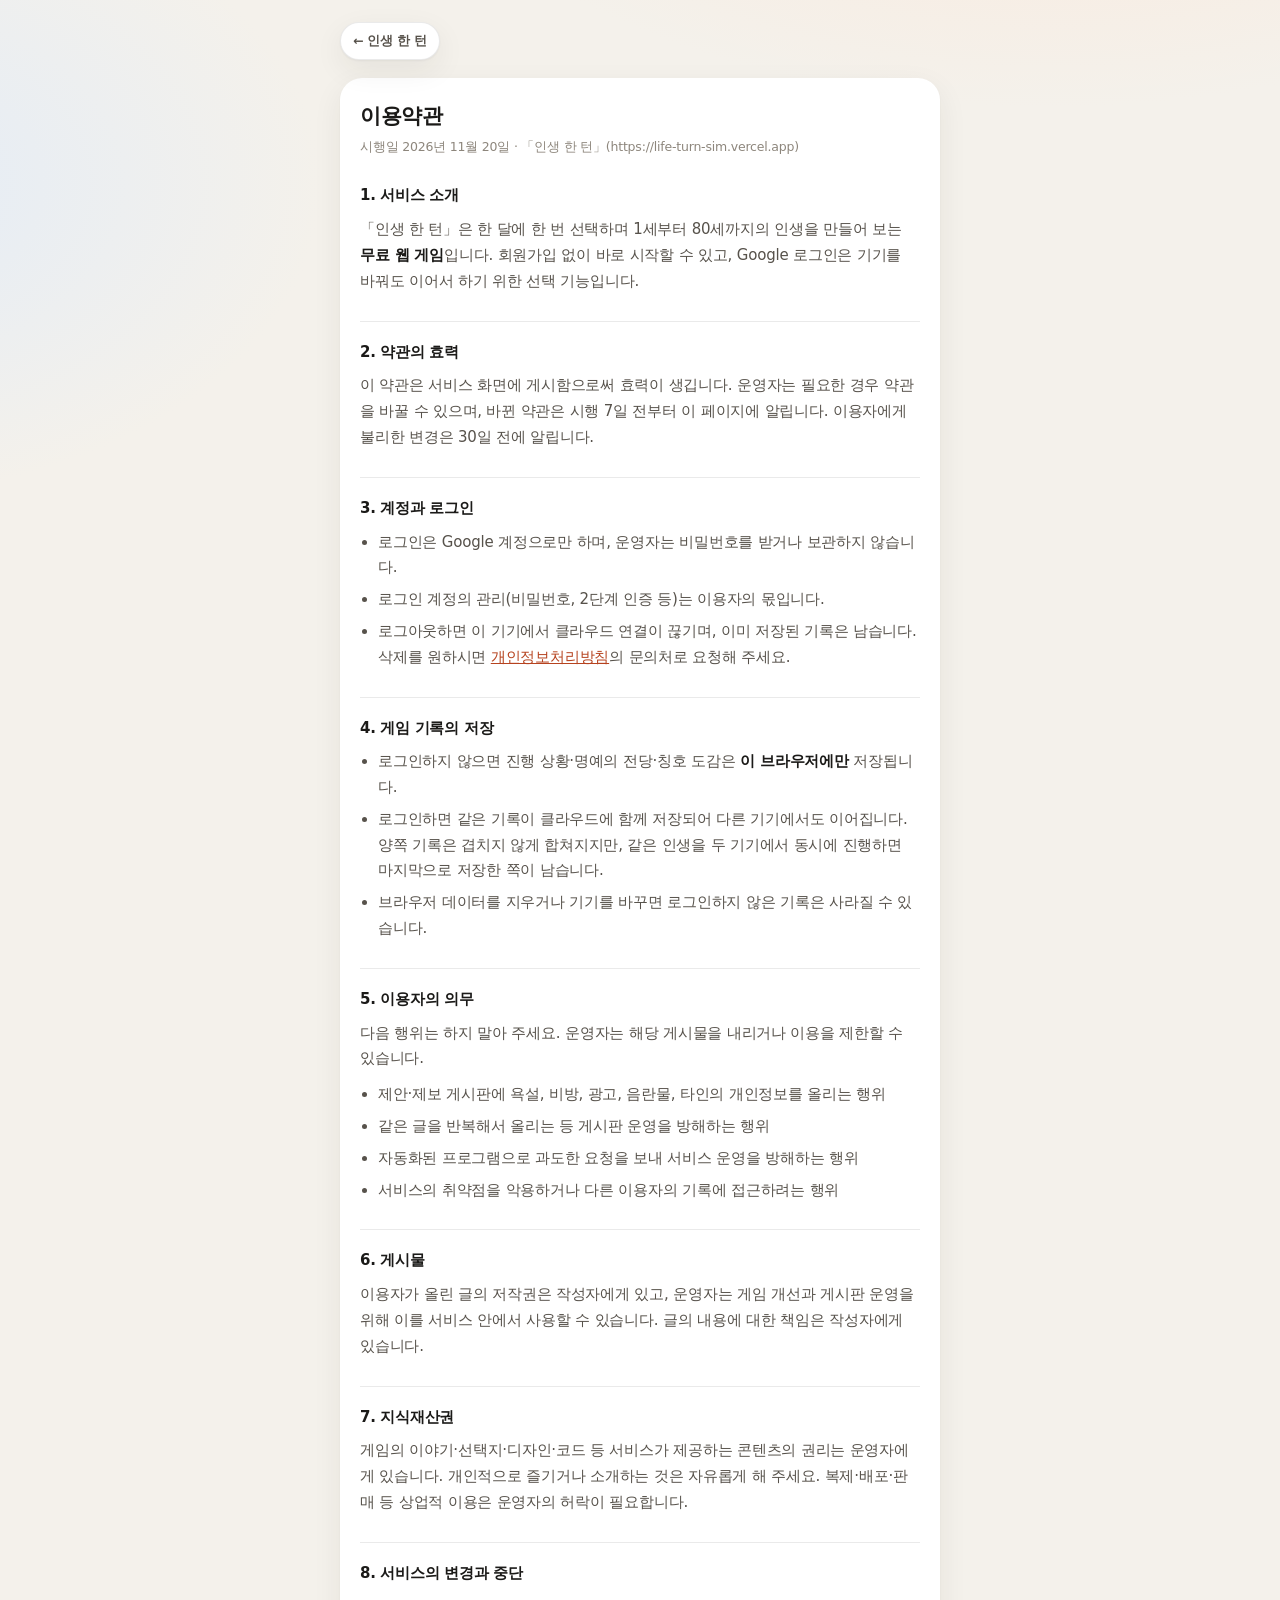
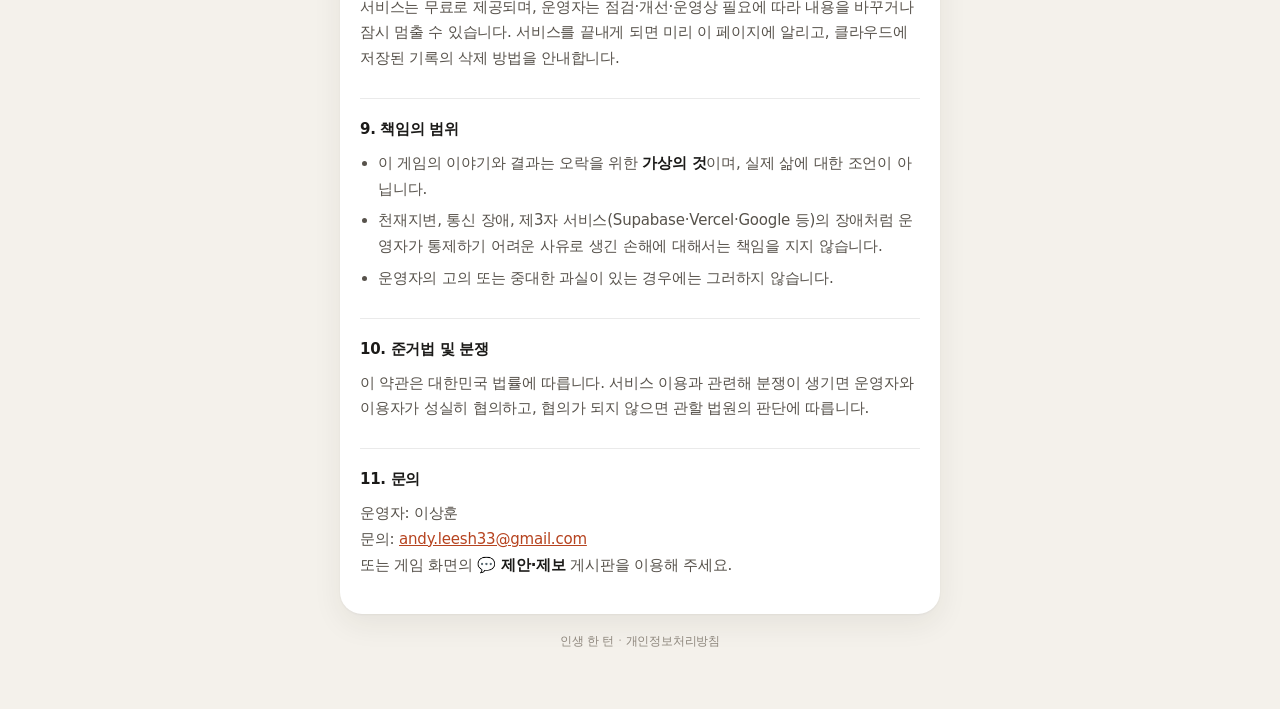
<file: terms.html>
<!doctype html>
<html lang="ko">
<head>
<meta charset="utf-8" />
<meta name="viewport" content="width=device-width, initial-scale=1, viewport-fit=cover" />
<meta name="theme-color" content="#F4F1EB" />
<title>이용약관 — 인생 한 턴</title>
<meta name="description" content="「인생 한 턴」의 이용약관입니다." />
<link rel="stylesheet" href="assets/legal.css" />
<link rel="icon" href="assets/favicon.svg" type="image/svg+xml" />
</head>
<body>
<div class="page">
  <div class="top">
    <a class="back" href="./">← 인생 한 턴</a>
  </div>

  <main class="doc">
    <h1>이용약관</h1>
    <p class="lead">시행일 2026년 11월 20일 · 「인생 한 턴」(https://life-turn-sim.vercel.app)</p>

    <h2>1. 서비스 소개</h2>
    <p>「인생 한 턴」은 한 달에 한 번 선택하며 1세부터 80세까지의 인생을 만들어 보는 <strong>무료 웹 게임</strong>입니다.
      회원가입 없이 바로 시작할 수 있고, Google 로그인은 기기를 바꿔도 이어서 하기 위한 선택 기능입니다.</p>

    <h2>2. 약관의 효력</h2>
    <p>이 약관은 서비스 화면에 게시함으로써 효력이 생깁니다. 운영자는 필요한 경우 약관을 바꿀 수 있으며,
      바뀐 약관은 시행 7일 전부터 이 페이지에 알립니다. 이용자에게 불리한 변경은 30일 전에 알립니다.</p>

    <h2>3. 계정과 로그인</h2>
    <ul>
      <li>로그인은 Google 계정으로만 하며, 운영자는 비밀번호를 받거나 보관하지 않습니다.</li>
      <li>로그인 계정의 관리(비밀번호, 2단계 인증 등)는 이용자의 몫입니다.</li>
      <li>로그아웃하면 이 기기에서 클라우드 연결이 끊기며, 이미 저장된 기록은 남습니다.
        삭제를 원하시면 <a href="privacy.html">개인정보처리방침</a>의 문의처로 요청해 주세요.</li>
    </ul>

    <h2>4. 게임 기록의 저장</h2>
    <ul>
      <li>로그인하지 않으면 진행 상황·명예의 전당·칭호 도감은 <strong>이 브라우저에만</strong> 저장됩니다.</li>
      <li>로그인하면 같은 기록이 클라우드에 함께 저장되어 다른 기기에서도 이어집니다.
        양쪽 기록은 겹치지 않게 합쳐지지만, 같은 인생을 두 기기에서 동시에 진행하면 마지막으로 저장한 쪽이 남습니다.</li>
      <li>브라우저 데이터를 지우거나 기기를 바꾸면 로그인하지 않은 기록은 사라질 수 있습니다.</li>
    </ul>

    <h2>5. 이용자의 의무</h2>
    <p>다음 행위는 하지 말아 주세요. 운영자는 해당 게시물을 내리거나 이용을 제한할 수 있습니다.</p>
    <ul>
      <li>제안·제보 게시판에 욕설, 비방, 광고, 음란물, 타인의 개인정보를 올리는 행위</li>
      <li>같은 글을 반복해서 올리는 등 게시판 운영을 방해하는 행위</li>
      <li>자동화된 프로그램으로 과도한 요청을 보내 서비스 운영을 방해하는 행위</li>
      <li>서비스의 취약점을 악용하거나 다른 이용자의 기록에 접근하려는 행위</li>
    </ul>

    <h2>6. 게시물</h2>
    <p>이용자가 올린 글의 저작권은 작성자에게 있고, 운영자는 게임 개선과 게시판 운영을 위해 이를
      서비스 안에서 사용할 수 있습니다. 글의 내용에 대한 책임은 작성자에게 있습니다.</p>

    <h2>7. 지식재산권</h2>
    <p>게임의 이야기·선택지·디자인·코드 등 서비스가 제공하는 콘텐츠의 권리는 운영자에게 있습니다.
      개인적으로 즐기거나 소개하는 것은 자유롭게 해 주세요. 복제·배포·판매 등 상업적 이용은
      운영자의 허락이 필요합니다.</p>

    <h2>8. 서비스의 변경과 중단</h2>
    <p>서비스는 무료로 제공되며, 운영자는 점검·개선·운영상 필요에 따라 내용을 바꾸거나 잠시 멈출 수 있습니다.
      서비스를 끝내게 되면 미리 이 페이지에 알리고, 클라우드에 저장된 기록의 삭제 방법을 안내합니다.</p>

    <h2>9. 책임의 범위</h2>
    <ul>
      <li>이 게임의 이야기와 결과는 오락을 위한 <strong>가상의 것</strong>이며, 실제 삶에 대한 조언이 아닙니다.</li>
      <li>천재지변, 통신 장애, 제3자 서비스(Supabase·Vercel·Google 등)의 장애처럼 운영자가 통제하기 어려운
        사유로 생긴 손해에 대해서는 책임을 지지 않습니다.</li>
      <li>운영자의 고의 또는 중대한 과실이 있는 경우에는 그러하지 않습니다.</li>
    </ul>

    <h2>10. 준거법 및 분쟁</h2>
    <p>이 약관은 대한민국 법률에 따릅니다. 서비스 이용과 관련해 분쟁이 생기면 운영자와 이용자가 성실히
      협의하고, 협의가 되지 않으면 관할 법원의 판단에 따릅니다.</p>

    <h2>11. 문의</h2>
    <p>운영자: 이상훈<br>
      문의: <a href="mailto:andy.leesh33@gmail.com">andy.leesh33@gmail.com</a><br>
      또는 게임 화면의 <strong>💬 제안·제보</strong> 게시판을 이용해 주세요.</p>
  </main>

  <p class="foot">
    <a href="./">인생 한 턴</a>·<a href="privacy.html">개인정보처리방침</a>
  </p>
</div>
</body>
</html>
</file>
<file: assets/styles.css>
/* ─────────────────────────────────────────────
   인생 한 턴 (Life Turn Sim) — mobile web prototype
   390×844 (iPhone) 우선, 데스크톱은 중앙 프레임
   ───────────────────────────────────────────── */

/* ── Gmarket Sans (self-host) ─────────────────────────────
   CDN 을 거치지 않고 앱 안에서 바로 받는다 — 아이폰 사파리·홈 화면 앱·지하철에서도
   늘 같은 글꼴로 뜬다. 파일은 `assets/fonts/` 에 함께 들어 있다(woff2 우선, woff 예비).
   굵기는 앱이 실제로 쓰는 값마다 하나씩 찍는다(브라우저가 합성 볼드로 흉내내지 않게).
     본문 300·400·500 → Medium / 제목·버튼 600·700·800·900 → Bold
   `font-display: swap` — 폰트가 늦게 와도 시스템 글꼴로 먼저 보여 주고, 오면 바꾼다. */
@font-face {
  font-family: "Gmarket Sans";
  font-style: normal;
  font-weight: 300;
  font-display: swap;
  src: url("fonts/GmarketSans-Medium.woff2") format("woff2"),
       url("fonts/GmarketSans-Medium.woff") format("woff");
}
@font-face {
  font-family: "Gmarket Sans";
  font-style: normal;
  font-weight: 400;
  font-display: swap;
  src: url("fonts/GmarketSans-Medium.woff2") format("woff2"),
       url("fonts/GmarketSans-Medium.woff") format("woff");
}
@font-face {
  font-family: "Gmarket Sans";
  font-style: normal;
  font-weight: 500;
  font-display: swap;
  src: url("fonts/GmarketSans-Medium.woff2") format("woff2"),
       url("fonts/GmarketSans-Medium.woff") format("woff");
}
@font-face {
  font-family: "Gmarket Sans";
  font-style: normal;
  font-weight: 600;
  font-display: swap;
  src: url("fonts/GmarketSans-Bold.woff2") format("woff2"),
       url("fonts/GmarketSans-Bold.woff") format("woff");
}
@font-face {
  font-family: "Gmarket Sans";
  font-style: normal;
  font-weight: 700;
  font-display: swap;
  src: url("fonts/GmarketSans-Bold.woff2") format("woff2"),
       url("fonts/GmarketSans-Bold.woff") format("woff");
}
@font-face {
  font-family: "Gmarket Sans";
  font-style: normal;
  font-weight: 800;
  font-display: swap;
  src: url("fonts/GmarketSans-Bold.woff2") format("woff2"),
       url("fonts/GmarketSans-Bold.woff") format("woff");
}
@font-face {
  font-family: "Gmarket Sans";
  font-style: normal;
  font-weight: 900;
  font-display: swap;
  src: url("fonts/GmarketSans-Bold.woff2") format("woff2"),
       url("fonts/GmarketSans-Bold.woff") format("woff");
}

:root {
  --bg: #f4f1eb;
  --bg-2: #efeae1;
  --card: #ffffff;
  --card-2: #fbf9f5;
  --ink: #1b1a18;
  --ink-2: #57524b;
  --ink-3: #8d867c;
  --ink-4: #b4ada2;
  --line: rgba(27, 26, 24, 0.09);
  --line-2: rgba(27, 26, 24, 0.06);
  --accent: #e0653c;
  --accent-ink: #b6431f;
  --accent-soft: rgba(224, 101, 60, 0.12);
  --up: #1f8a5b;
  --up-soft: rgba(31, 138, 91, 0.12);
  --down: #c2413a;
  --down-soft: rgba(194, 65, 58, 0.11);
  --radius: 22px;
  --radius-sm: 14px;
  --shadow: 0 10px 30px rgba(48, 40, 30, 0.07), 0 1px 2px rgba(48, 40, 30, 0.05);
  --shadow-lift: 0 18px 44px rgba(48, 40, 30, 0.13), 0 2px 6px rgba(48, 40, 30, 0.05);
  /* Gmarket Sans 뒤의 글꼴은 'Gmarket Sans 에 없는 글자'만 맡는다 — 이모지·기호 등.
     한글 11,172자·라틴·숫자·문장부호는 Gmarket Sans 가 직접 그린다.
     ⚠️ Gmarket Sans 에는 띄어쓰기(U+0020) 글자가 없다 → 그 자리는 **이모지 글꼴보다 앞의**
        일반 글꼴이 맡아야 한다. 'Noto Color Emoji' 를 앞에 두면 띄어쓰기가 1.2em 로 벌어져
        문장이 흩어져 보인다(실측 4px → 19px). 그래서 이모지 글꼴은 항상 맨 뒤에 둔다. */
  --font: "Gmarket Sans", -apple-system, BlinkMacSystemFont, "Apple SD Gothic Neo",
    "Malgun Gothic", "Noto Sans KR", system-ui, sans-serif,
    "Apple Color Emoji", "Segoe UI Emoji", "Noto Color Emoji";
  --safe-b: env(safe-area-inset-bottom, 0px);
  --safe-t: env(safe-area-inset-top, 0px);
}

* { box-sizing: border-box; -webkit-tap-highlight-color: transparent; }
[hidden] { display: none !important; }

html, body {
  margin: 0;
  padding: 0;
  height: 100%;
  overscroll-behavior: none;
}

body {
  font-family: var(--font);
  /* 숫자·이모지 정리
     · tabular-nums — Gmarket Sans 가 늦게 와서 시스템 글꼴로 먼저 그릴 때도 자릿수가 흔들리지 않게.
       (Gmarket Sans 자체는 자리폭이 거의 같은 숫자를 갖고 있어, 폰트가 오면 그대로 정렬된다.)
     · 이모지는 컬러 글꼴로 — 흑백 네모(□)나 이상한 자간이 생기지 않게. */
  font-variant-numeric: tabular-nums;
  font-kerning: normal;
  color: var(--ink);
  background:
    radial-gradient(1100px 620px at 82% -12%, #fde7d8 0%, rgba(253, 231, 216, 0) 62%),
    radial-gradient(820px 540px at -12% 8%, #e3ecf7 0%, rgba(227, 236, 247, 0) 58%),
    var(--bg);
  -webkit-font-smoothing: antialiased;
  text-rendering: optimizeLegibility;
}

#app {
  position: relative;
  width: 100%;
  max-width: 430px;
  height: 100vh;
  height: 100dvh;
  margin: 0 auto;
  overflow: hidden;
}

@media (min-width: 520px) {
  body { background-color: var(--bg-2); }
  #app {
    height: min(920px, 96dvh);
    top: 50%;
    transform: translateY(-50%);
    border-radius: 34px;
    box-shadow: 0 40px 90px rgba(48, 40, 30, 0.18), 0 0 0 1px rgba(27, 26, 24, 0.06);
    background: var(--bg);
  }
  body { display: flex; align-items: center; }
}

/* ── 화면 전환 ── */
.screen {
  position: absolute;
  inset: 0;
  display: none;
  flex-direction: column;
  min-height: 0;
}
.screen.active { display: flex; }

/* 한국어 줄바꿈을 어절 단위로 */
.card-title, .card-text, .result-text, .end-title, .end-summary,
.tl-title, .tl-result, .h-title, .h-text, .choice, .brand h1 { word-break: keep-all; overflow-wrap: break-word; }

/* ── 공통 버튼 ── */
.btn {
  font-family: inherit;
  font-size: 16px;
  font-weight: 700;
  letter-spacing: -0.2px;
  border: 0;
  border-radius: var(--radius-sm);
  padding: 15px 18px;
  cursor: pointer;
  transition: transform 0.12s ease, box-shadow 0.18s ease, background 0.18s ease, opacity 0.18s ease;
  display: inline-flex;
  align-items: center;
  justify-content: center;
  gap: 8px;
}
.btn:active:not(:disabled) { transform: scale(0.978); }

.btn.primary {
  color: #fff8f4;
  background: linear-gradient(160deg, #ec7a4e 0%, var(--accent) 52%, #c8502a 100%);
  box-shadow: 0 10px 24px rgba(224, 101, 60, 0.28), inset 0 1px 0 rgba(255, 255, 255, 0.28);
}
.btn.primary:disabled {
  background: #e6e0d6;
  color: #a8a199;
  box-shadow: none;
  cursor: default;
}
.btn.primary.big { padding: 18px 20px; font-size: 17px; border-radius: 18px; }

.ghost-btn {
  font-family: inherit;
  font-size: 11.5px;
  font-weight: 600;
  letter-spacing: -0.1px;
  color: var(--ink-2);
  background: rgba(255, 255, 255, 0.72);
  border: 1px solid var(--line);
  border-radius: 999px;
  padding: 7px 11px;
  cursor: pointer;
  white-space: nowrap;
}
.ghost-btn:active { background: #fff; }
.ghost-btn.danger { color: #a8552f; }

/* ═════════════ 시작 화면 ═════════════ */
.start-scroll {
  flex: 1;
  min-height: 0;
  overflow-y: auto;
  /* 세로 스크롤만 — overflow-y:auto 만 두면 overflow-x 가 auto 로 계산돼
     장식용 원(.brand::before, right 음수)이 만든 20px 이 가로 스크롤(옆으로 밀림)이 됐다.
     앱에서 시작 화면을 옆으로 밀면 시나리오 칩이 잘려 보이던 원인(2026-11-24 제보 · 빌드 2). */
  overflow-x: hidden;
  touch-action: pan-y;
  -webkit-overflow-scrolling: touch;
  padding: calc(18px + var(--safe-t)) 22px 14px;
}

.start-foot {
  flex: 0 0 auto;
  padding: 10px 22px calc(14px + var(--safe-b));
  background: linear-gradient(180deg, rgba(244, 241, 235, 0) 0%, rgba(244, 241, 235, 0.92) 30%);
}

.brand { padding: 6px 4px 14px; position: relative; }
.brand::before {
  content: "";
  position: absolute;
  top: -70px; right: -40px;
  width: 210px; height: 210px;
  border-radius: 50%;
  background: radial-gradient(circle at 34% 30%, rgba(255, 190, 150, 0.55), rgba(255, 190, 150, 0) 70%);
  pointer-events: none;
}
.brand-mark {
  font-size: 26px;
  width: 52px; height: 52px;
  display: grid; place-items: center;
  border-radius: 16px;
  background: #fff;
  box-shadow: var(--shadow);
  margin-bottom: 18px;
}
.brand h1 {
  margin: 0;
  font-size: 33px;
  line-height: 1.14;
  letter-spacing: -1.5px;
  font-weight: 800;
}
.brand h1 em {
  font-style: normal;
  background: linear-gradient(100deg, #d4552c, #e88a4a 60%, #c9a227);
  -webkit-background-clip: text;
  background-clip: text;
  color: transparent;
}
.brand-sub {
  margin: 14px 0 0;
  font-size: 14px;
  line-height: 1.62;
  color: var(--ink-2);
  letter-spacing: -0.2px;
}

/* 이어하기 */
.resume-card {
  width: 100%;
  display: flex;
  align-items: center;
  justify-content: space-between;
  gap: 12px;
  text-align: left;
  font-family: inherit;
  background: #fff;
  border: 1px solid var(--line);
  border-radius: 18px;
  padding: 14px 16px;
  margin-bottom: 22px;
  box-shadow: var(--shadow);
  cursor: pointer;
}
.resume-left { display: flex; flex-direction: column; gap: 3px; min-width: 0; }
.resume-label { font-size: 11px; font-weight: 700; color: var(--accent-ink); letter-spacing: 0.2px; }
.resume-left strong { font-size: 15.5px; letter-spacing: -0.3px; }
.resume-meta { font-size: 12px; color: var(--ink-3); }
.resume-cta { font-size: 13px; font-weight: 700; color: var(--accent-ink); white-space: nowrap; }

.section-label {
  margin: 4px 0 12px;
  font-size: 12.5px;
  font-weight: 700;
  color: var(--ink-3);
  letter-spacing: 0.4px;
  text-transform: uppercase;
}

/* 나이 카드 */
.age-grid {
  display: grid;
  grid-template-columns: 1fr 1fr;
  gap: 9px;
}
.age-card {
  position: relative;
  font-family: inherit;
  text-align: left;
  background: #fff;
  border: 1.5px solid transparent;
  border-radius: 16px;
  padding: 11px 12px;
  min-height: 60px;
  display: flex;
  align-items: center;
  gap: 10px;
  cursor: pointer;
  box-shadow: var(--shadow);
  transition: transform 0.14s ease, border-color 0.16s ease, background 0.16s ease;
  overflow: hidden;
}
.age-card:active { transform: scale(0.975); }
.age-card .ac-emoji { font-size: 17px; line-height: 1; flex: 0 0 auto; width: 22px; text-align: center; }
.age-card .ac-body { display: flex; flex-direction: column; gap: 1px; min-width: 0; }
.age-card .ac-age {
  display: block;
  font-size: 16px;
  font-weight: 800;
  letter-spacing: -0.6px;
  line-height: 1.15;
}
.age-card .ac-label {
  display: block;
  font-size: 10.5px;
  color: var(--ink-3);
  letter-spacing: -0.1px;
  white-space: nowrap;
  overflow: hidden;
  text-overflow: ellipsis;
}
.age-card[data-wide="1"] {
  /* 마지막 7번째 타일(35세 결혼)은 한 칸 폭을 유지한 채 가운데 놓는다 —
     전체 폭으로 늘리면 '강조된 선택지'처럼 보였다. */
  grid-column: span 2;
  justify-self: center;
  width: calc(50% - 4.5px);
}
.age-card.selected {
  border-color: var(--accent);
  background: linear-gradient(180deg, #fff 0%, #fff6f1 100%);
}
.age-card.selected::after {
  content: "✓";
  position: absolute;
  top: 8px; right: 9px;
  font-size: 10px;
  font-weight: 800;
  color: #fff;
  background: var(--accent);
  width: 16px; height: 16px;
  border-radius: 50%;
  display: grid; place-items: center;
}

/* 이름 · 성별 */
.name-row { display: flex; gap: 10px; margin-top: 20px; }
.field { display: flex; flex-direction: column; gap: 7px; flex: 1; min-width: 0; }
.field-label { font-size: 11.5px; font-weight: 700; color: var(--ink-3); letter-spacing: 0.2px; }
.field input {
  font-family: inherit;
  font-size: 16px;
  letter-spacing: -0.2px;
  color: var(--ink);
  background: #fff;
  border: 1px solid var(--line);
  border-radius: 13px;
  padding: 13px 13px;
  outline: none;
  width: 100%;
  transition: border-color 0.16s ease, box-shadow 0.16s ease;
}
.field input::placeholder { color: var(--ink-4); }
.field input:focus { border-color: rgba(224, 101, 60, 0.55); box-shadow: 0 0 0 3px var(--accent-soft); }
.gender-field { flex: 0 0 auto; }
.chips { display: flex; gap: 6px; }
.chip {
  font-family: inherit;
  font-size: 13.5px;
  font-weight: 600;
  color: var(--ink-2);
  background: #fff;
  border: 1px solid var(--line);
  border-radius: 12px;
  padding: 13px 12px;
  min-width: 44px;
  cursor: pointer;
  transition: all 0.14s ease;
}
.chip.active {
  color: #fff;
  background: var(--ink);
  border-color: var(--ink);
}

.start-foot { margin-top: 4px; }
.start-foot .btn { width: 100%; }
.fine {
  margin: 12px 0 0;
  font-size: 11.5px;
  line-height: 1.5;
  color: var(--ink-3);
  text-align: center;
  letter-spacing: -0.1px;
}

/* ── 짧은 뷰포트 대응 ────────────────────────────────────
   아이폰 사파리는 주소창·하단바 때문에 390×844 기기에서도 실제 뷰포트가
   약 660~700px 이다. 그 높이에서도 시작 화면 전체(타이틀·나이 카드 7개·
   이름/성별·시작 버튼)가 스크롤 없이 한 화면에 들어오도록 여백을 단계적으로 줄인다.
   900px 이하: 앱(WebView) 한 화면 맞춤 / 760px 이하: 살짝 압축 /
   660px 이하: 한 화면에 맞추는 압축 / 580px 이하: 최소 높이 기기 */

/* ── 앱(Expo WebView)처럼 **화면을 꽉 채우는** 경우 ────────────────
   iOS 앱은 상태바·홈 인디케이터 밑까지 WebView 가 덮으므로 뷰포트 높이가 844·852 로
   '긴 화면'으로 보이지만, 안전영역(위 47~62 · 아래 34)을 빼면 실제로 쓸 수 있는 높이는
   760px 남짓이다. 높이만 보는 미디어쿼리로는 이 손실이 보이지 않아, 844 에서는 압축 단계가
   걸리지 않고 이름·성별 입력줄이 하단 고정 버튼에 반쯤 가렸다(2026-11-23 제보).
   그래서 안전영역까지 감안한 '앱 한 화면' 단계를 900px 부터 미리 건다.
   (이후 760·660·580 단계는 그보다 더 좁은 화면용이라 값이 더 작다 — 겹쳐도 손해가 없다) */
@media (max-height: 900px) {
  .start-scroll { padding: calc(8px + var(--safe-t)) 20px 10px; }
  .brand { padding: 2px 4px 10px; }
  .brand-mark {
    width: 46px; height: 46px;
    font-size: 23px;
    border-radius: 14px;
    margin-bottom: 12px;
  }
  .brand h1 { font-size: 31px; line-height: 1.12; letter-spacing: -1.3px; }
  .brand-sub { margin-top: 10px; font-size: 13.5px; line-height: 1.5; }

  .section-label { margin: 2px 0 8px; font-size: 12px; }
  .age-grid { gap: 7px; }
  .age-card {
    min-height: 52px;
    padding: 8px 11px;
    gap: 9px;
    border-radius: 15px;
  }
  .age-card .ac-emoji { font-size: 16px; width: 21px; }
  .age-card .ac-age { font-size: 15.5px; }
  .age-card .ac-label { font-size: 10px; }
  .age-card.selected::after { top: 6px; right: 7px; }

  .scenario-block { margin-top: 8px; }
  .scenario-head { margin-bottom: 4px; }
  .scenario-chip { min-height: 34px; padding: 8px 6px; }

  .name-row { margin-top: 12px; gap: 9px; }
  .field { gap: 5px; }
  .field-label { font-size: 11px; }
  .field input { padding: 12px 12px; border-radius: 12px; }
  .chip { padding: 13px 11px; font-size: 13px; min-width: 42px; border-radius: 11px; }

  .legal-links { margin-top: 6px; }

  .start-foot { margin-top: 2px; padding: 8px 20px calc(11px + var(--safe-b)); }
  .start-foot .btn.primary.big { padding: 15px 18px; font-size: 16.5px; border-radius: 17px; }
  /* 로그인 줄은 시작 화면만 — 전당 화면의 같은 줄(#hallSyncRow)은 자기 규칙을 그대로 쓴다 */
  #screen-start .sync-row { margin-top: 6px; min-height: 0; gap: 4px 6px; }
  #screen-start .sync-pill { padding: 5px 10px; font-size: 11px; }
  #screen-start .sync-note { font-size: 10px; }
}

@media (max-height: 760px) {
  .start-scroll { padding: calc(14px + var(--safe-t)) 20px 10px; }
  .brand { padding: 4px 4px 9px; }
  .brand::before { top: -84px; right: -46px; }
  .brand-mark {
    width: 46px; height: 46px;
    font-size: 23px;
    border-radius: 14px;
    margin-bottom: 13px;
  }
  .brand h1 { font-size: 31px; line-height: 1.12; letter-spacing: -1.3px; }
  .brand-sub { margin-top: 10px; font-size: 13.5px; line-height: 1.55; }

  .resume-card { margin-bottom: 14px; padding: 11px 14px; border-radius: 16px; }
  .resume-left strong { font-size: 15px; }

  .section-label { margin: 0 0 8px; font-size: 12px; }
  .age-grid { gap: 6px; }
  .age-card {
    min-height: 49px;
    padding: 6px 11px;
    gap: 9px;
    border-radius: 15px;
  }
  .age-card .ac-emoji { font-size: 16px; width: 21px; }
  .age-card .ac-age { font-size: 15.5px; }
  .age-card .ac-label { font-size: 10px; }
  .age-card.selected::after { top: 6px; right: 7px; }

  .name-row { margin-top: 10px; gap: 9px; }
  .field { gap: 6px; }
  .field-label { font-size: 11px; }
  .field input { padding: 11px 12px; border-radius: 12px; }
  .chip { padding: 11px 11px; font-size: 13px; min-width: 42px; border-radius: 11px; }

  .start-foot { margin-top: 2px; padding: 8px 20px calc(11px + var(--safe-b)); }
  .start-foot .btn.primary.big { padding: 16px 18px; font-size: 16.5px; border-radius: 17px; }
  #screen-start .fine { margin-top: 9px; font-size: 11px; line-height: 1.45; }

  /* ☁️ 로그인 줄·약관 링크는 짧은 화면에서 존재만큼만 차지하게 */
  .sync-row { margin-top: 6px; min-height: 0; gap: 3px 6px; }
  .sync-pill { padding: 5px 9px; font-size: 11px; }
  .sync-note { font-size: 9.5px; }
  .legal-links { margin-top: 6px; font-size: 10px; }
}

@media (max-height: 660px) {
  .start-scroll { padding: calc(12px + var(--safe-t)) 18px 10px; }
  .brand { padding: 2px 4px 11px; }
  .brand::before { top: -92px; right: -50px; }
  .brand-mark {
    width: 44px; height: 44px;
    font-size: 22px;
    border-radius: 13px;
    margin-bottom: 11px;
  }
  .brand h1 { font-size: 29px; line-height: 1.1; letter-spacing: -1.2px; }
  .brand-sub { margin-top: 8px; font-size: 13px; line-height: 1.5; }

  .resume-card { margin-bottom: 12px; padding: 10px 13px; border-radius: 15px; }
  .resume-left strong { font-size: 14.5px; }

  .section-label { margin: 0 0 8px; font-size: 11.5px; }
  .age-grid { gap: 7px; }
  .age-card {
    min-height: 50px;
    padding: 6px 11px;
    gap: 8px;
    border-radius: 14px;
  }
  .age-card .ac-emoji { font-size: 15px; width: 20px; }
  .age-card .ac-age { font-size: 15px; }
  .age-card .ac-label { font-size: 9.5px; }
  .age-card.selected::after { top: 5px; right: 6px; width: 15px; height: 15px; font-size: 9px; }

  .name-row { margin-top: 10px; gap: 8px; }
  .field { gap: 5px; }
  .field-label { font-size: 10.5px; }
  .field input { padding: 10px 11px; border-radius: 11px; }
  .chip { padding: 10px 10px; font-size: 12.5px; min-width: 39px; border-radius: 10px; }

  .start-foot { margin-top: 0; padding: 8px 18px calc(10px + var(--safe-b)); }
  .start-foot .btn.primary.big { padding: 14px 18px; font-size: 16px; border-radius: 16px; }
  #screen-start .fine { margin-top: 8px; font-size: 10.5px; line-height: 1.4; }
}

/* 세로가 매우 짧은 기기(아이폰 SE급, 뷰포트 ~550px) — 안내 문구는 잠시 생략하고 입력줄까지 노출 */
@media (max-height: 580px) {
  .start-scroll { padding: calc(8px + var(--safe-t)) 16px 8px; }
  .brand { padding: 0 4px 8px; }
  .brand-mark {
    width: 36px; height: 36px;
    font-size: 19px;
    border-radius: 11px;
    margin-bottom: 8px;
  }
  .brand h1 { font-size: 26px; }
  .brand-sub { margin-top: 6px; font-size: 12px; line-height: 1.42; }

  .section-label { margin: 0 0 6px; font-size: 11px; }
  .age-grid { gap: 6px; }
  .age-card { min-height: 46px; padding: 5px 10px; }
  .age-card .ac-age { font-size: 14.5px; }

  .name-row { margin-top: 10px; }
  .field input { padding: 9px 10px; }
  .chip { padding: 9px 9px; }

  .start-foot { padding: 6px 16px calc(8px + var(--safe-b)); }
  .start-foot .btn.primary.big { padding: 12px 16px; font-size: 15.5px; }
  #screen-start .fine { display: none; }
}

/* ── 저장된 인생이 있어 '이어하기' 카드가 뜬 상태 ──
   카드가 한 줄 더 차지하므로 머리 부분을 압축해 카드·입력줄·시작 버튼을 함께 노출한다. */
#screen-start.has-resume .brand-sub { display: none; }
#screen-start.has-resume .brand { padding-bottom: 10px; }
#screen-start.has-resume .brand-mark {
  width: 40px; height: 40px;
  font-size: 20px;
  border-radius: 13px;
  margin-bottom: 8px;
}
#screen-start.has-resume .brand h1 { font-size: 27px; }
#screen-start.has-resume .resume-card { padding: 9px 12px; margin-bottom: 11px; }
#screen-start.has-resume .resume-left { row-gap: 1px; }
#screen-start.has-resume .resume-left strong { font-size: 15px; }
#screen-start.has-resume .resume-label { font-size: 10.5px; }

@media (max-height: 680px) {
  #screen-start.has-resume .age-grid { gap: 6px; }
  #screen-start.has-resume .age-card { min-height: 46px; }
  #screen-start.has-resume .name-row { margin-top: 10px; }
  #screen-start.has-resume .section-label { margin-bottom: 5px; }
  #screen-start.has-resume .sync-row { margin-top: 4px; }
  #screen-start.has-resume .legal-links { margin-top: 4px; }
}

/* ═════════════ 플레이 화면 ═════════════ */
.statusbar {
  flex: 0 0 auto;
  position: relative;
  padding: calc(10px + var(--safe-t)) 10px 10px;
  background: rgba(244, 241, 235, 0.86);
  backdrop-filter: saturate(1.4) blur(18px);
  -webkit-backdrop-filter: saturate(1.4) blur(18px);
  border-bottom: 1px solid var(--line-2);
  /* ⋯ 메뉴가 능력치 줄 밑으로 내려와도 사건 카드(z 6)·아바타 위에 보이게 */
  z-index: 12;
}
.sb-top { display: flex; align-items: center; justify-content: space-between; gap: 6px; flex-wrap: wrap; row-gap: 4px; }
/* 이름은 남는 자리를 그대로 쓴다 — 전에는 50px(4자)에서 먼저 잘렸다. */
.sb-who { display: flex; align-items: baseline; gap: 6px; min-width: 0; flex: 1 1 auto; overflow: hidden; }
.sb-name {
  font-size: 11.5px;
  font-weight: 700;
  color: var(--ink-3);
  letter-spacing: 0.1px;
  flex: 1 1 auto;
  min-width: 0;
  overflow: hidden;
  text-overflow: ellipsis;
  white-space: nowrap;
}
.sb-age { font-size: 15.5px; font-weight: 800; letter-spacing: -0.6px; white-space: nowrap; flex: 0 0 auto; }
.sb-age .dot { color: var(--ink-4); margin: 0 3px; font-weight: 600; }
.sb-age.no-dot .dot { display: none; }
/* 상단 버튼은 제보·요약·⋯ 세 개만 — 전당·새로 시작은 ⋯ 메뉴 안에 */
.sb-actions { display: flex; gap: 2px; flex: 0 0 auto; margin-left: auto; }
.sb-actions .ghost-btn { font-size: 9.5px; padding: 5px 4px; letter-spacing: -0.3px; }
.sb-more-btn { font-size: 13px !important; line-height: 1; padding: 3px 7px !important; color: var(--ink-2); }
.sb-menu {
  position: absolute;
  top: calc(100% + 6px);
  right: 10px;
  z-index: 40;
  min-width: 132px;
  padding: 5px;
  background: #fff;
  border: 1px solid var(--line);
  border-radius: 14px;
  box-shadow: var(--shadow-lift);
  display: flex;
  flex-direction: column;
  gap: 2px;
}
.sb-menu[hidden] { display: none !important; }
.sb-menu-item {
  font-family: inherit;
  text-align: left;
  font-size: 12px;
  font-weight: 700;
  letter-spacing: -0.2px;
  color: var(--ink-2);
  background: transparent;
  border: 0;
  border-radius: 10px;
  padding: 9px 10px;
  cursor: pointer;
  white-space: nowrap;
}
.sb-menu-item:active { background: var(--line-2); }
.sb-menu-item.danger { color: #b3352c; }

.stats {
  display: grid;
  /* 일곱 능력치(체력·멘탈·매력·호감도·역량·행운·재산)를 390px 폭 한 줄에 넣는다.
     두 줄로 나누면 390×664 에서 플레이 카드가 밀려 선택지를 스크롤해야 했다.
     재산은 '−1.2천만'처럼 글자가 가장 긴 칸이라 조금 더 넓게 준다(나머지 6칸에서 나눔). */
  grid-template-columns: repeat(6, minmax(0, 1fr)) minmax(0, 1.5fr);
  gap: 4px;
  margin-top: 9px;
}
.stat {
  background: rgba(255, 255, 255, 0.78);
  border-radius: 9px;
  padding: 5px 4px 6px;
  min-width: 0;
  transition: background 0.3s ease;
}
.stat-label {
  font-size: 8.5px;
  font-weight: 700;
  color: var(--ink-3);
  letter-spacing: -0.1px;
  white-space: nowrap;
  overflow: hidden;
  text-overflow: ellipsis;
}
.stat-val {
  font-size: 11.5px;
  font-weight: 800;
  letter-spacing: -0.5px;
  margin-top: 0;
  white-space: nowrap;
  overflow: hidden;
  text-overflow: ellipsis;
}
.stat-bar { height: 2px; border-radius: 99px; background: rgba(27, 26, 24, 0.08); margin-top: 4px; overflow: hidden; }
.stat-bar i {
  display: block;
  height: 100%;
  border-radius: 99px;
  background: var(--accent);
  transition: width 0.5s cubic-bezier(0.22, 1, 0.36, 1), background 0.4s ease;
}
.stat.pulse { background: var(--accent-soft); }
.stat[data-key="asset"] .stat-bar i { background: #b58b2a; }
/* 역량은 보라, 행운은 초록 — 새로 더한 두 축이 한눈에 구분되게 */
.stat[data-key="intel"] .stat-bar i { background: #7C5CD6; }
.stat[data-key="luck"] .stat-bar i { background: #2C8C7A; }

/* 카드 스테이지 */
.stage {
  flex: 1;
  min-height: 0;
  overflow-y: auto;
  -webkit-overflow-scrolling: touch;
  /* 위쪽 여백은 .stage-inner 가 대신 갖는다 — 아바타 카드를 스크롤 끝까지 붙여 두기 위해
     (sticky 는 부모의 안쪽 경계 밖으로 나가지 못한다) */
  padding: 0 16px 10px;
}
.stage-inner {
  display: flex;
  flex-direction: column;
  justify-content: flex-start;
  gap: 12px;
  min-height: 100%;
  padding: 14px 0 6px;
}

.event-card {
  background: var(--card);
  border-radius: var(--radius);
  box-shadow: var(--shadow);
  padding: 18px 18px 16px;
  animation: cardIn 0.36s cubic-bezier(0.22, 1, 0.36, 1);
}
.event-card.leaving { animation: cardOut 0.24s ease forwards; }

@keyframes cardIn {
  from { opacity: 0; transform: translateY(14px) scale(0.99); }
  to { opacity: 1; transform: none; }
}
@keyframes cardOut {
  to { opacity: 0; transform: translateY(-10px) scale(0.995); }
}

.card-badges { display: flex; flex-wrap: wrap; gap: 6px; margin-bottom: 13px; }
.badge {
  font-size: 11px;
  font-weight: 700;
  letter-spacing: -0.1px;
  padding: 5px 9px;
  border-radius: 8px;
  background: rgba(27, 26, 24, 0.055);
  color: var(--ink-2);
}
.badge.age { background: var(--accent-soft); color: var(--accent-ink); }
.badge.milestone { background: #fff3d4; color: #99700f; }
.badge.place { background: rgba(27, 26, 24, 0.045); color: var(--ink-3); }
.badge.span { background: #eef2ff; color: #3b4f9e; }

.card-title {
  margin: 0 0 9px;
  font-size: 19px;
  font-weight: 800;
  letter-spacing: -0.7px;
  line-height: 1.35;
}
.card-text {
  margin: 0;
  font-size: 15.5px;
  line-height: 1.68;
  letter-spacing: -0.25px;
  color: #2c2926;
  white-space: pre-line;
}
.card-text .em { color: var(--accent-ink); font-weight: 700; }

/* 선택지 */
.choices { display: flex; flex-direction: column; gap: 8px; margin-top: 16px; }
.choice {
  font-family: inherit;
  text-align: left;
  font-size: 15px;
  font-weight: 600;
  letter-spacing: -0.3px;
  line-height: 1.42;
  color: var(--ink);
  background: var(--card-2);
  border: 1.5px solid var(--line);
  border-radius: 14px;
  padding: 14px 14px;
  cursor: pointer;
  display: flex;
  align-items: center;
  gap: 10px;
  transition: all 0.15s ease;
}
.choice .num {
  flex: 0 0 auto;
  width: 20px; height: 20px;
  border-radius: 7px;
  background: rgba(27, 26, 24, 0.06);
  color: var(--ink-3);
  font-size: 11px;
  font-weight: 800;
  display: grid; place-items: center;
}
.choice:active { transform: scale(0.99); background: #fff; border-color: rgba(224, 101, 60, 0.4); }
.choice.chosen {
  border-color: var(--accent);
  background: linear-gradient(180deg, #fff 0%, #fff7f3 100%);
  color: var(--accent-ink);
}
.choice.chosen .num { background: var(--accent); color: #fff; }
.choice.dim { opacity: 0.42; }
.choices.locked .choice:not(.chosen) { opacity: 0.36; pointer-events: none; }

/* 결과 */
.result {
  margin-top: 14px;
  border-top: 1px dashed var(--line);
  padding-top: 14px;
  animation: fadeUp 0.34s ease both;
}
@keyframes fadeUp {
  from { opacity: 0; transform: translateY(8px); }
  to { opacity: 1; transform: none; }
}
.result-label {
  font-size: 10.5px;
  font-weight: 800;
  letter-spacing: 0.6px;
  color: var(--ink-4);
  margin-bottom: 7px;
}
.result-text {
  margin: 0;
  font-size: 15.5px;
  line-height: 1.66;
  letter-spacing: -0.25px;
  color: #211f1d;
  background: linear-gradient(180deg, #fffdfb, #fff8f4);
  border-left: 3px solid var(--accent);
  border-radius: 0 12px 12px 0;
  padding: 12px 14px;
  white-space: pre-line;
}
.deltas { display: flex; flex-wrap: wrap; gap: 6px; margin-top: 11px; }
.delta {
  font-size: 12px;
  font-weight: 700;
  letter-spacing: -0.2px;
  padding: 5px 9px;
  border-radius: 9px;
  animation: popIn 0.3s cubic-bezier(0.22, 1.4, 0.36, 1) both;
}
.delta.up { color: var(--up); background: var(--up-soft); }
.delta.down { color: var(--down); background: var(--down-soft); }
@keyframes popIn {
  from { opacity: 0; transform: scale(0.82); }
  to { opacity: 1; transform: none; }
}
.next-hint {
  margin: 13px 0 0;
  font-size: 12.5px;
  color: var(--ink-3);
  text-align: center;
  letter-spacing: -0.2px;
}

/* 하단 바 */
.bottombar {
  flex: 0 0 auto;
  display: flex;
  gap: 9px;
  /* 위 줄(되돌리기·다시 뽑기·긴급 회복)과 사이를 띄운다 — 보상바 아래 5px + 경계선 1px + 여기 8px = 14px */
  padding: 8px 16px calc(12px + var(--safe-b));
  background: rgba(244, 241, 235, 0.9);
  backdrop-filter: blur(18px) saturate(1.4);
  -webkit-backdrop-filter: blur(18px) saturate(1.4);
  border-top: 1px solid var(--line-2);
}
.btn.log {
  flex: 0 0 auto;
  font-size: 13.5px;
  font-weight: 700;
  color: var(--ink-2);
  background: #fff;
  border: 1px solid var(--line);
  box-shadow: var(--shadow);
  padding: 13px 14px;
}
.btn.log b { color: var(--accent-ink); font-size: 12.5px; }
.log-emoji { font-size: 14px; }
.btn.advance { flex: 1; font-size: 15.5px; padding: 15px 12px; }

/* ═════════════ 일지 시트 ═════════════ */
.overlay {
  position: absolute;
  inset: 0;
  background: rgba(30, 26, 22, 0.32);
  backdrop-filter: blur(2px);
  -webkit-backdrop-filter: blur(2px);
  z-index: 40;
  animation: fadeIn 0.2s ease both;
}
@keyframes fadeIn { from { opacity: 0; } to { opacity: 1; } }

.sheet {
  position: absolute;
  left: 0; right: 0; bottom: 0;
  z-index: 50;
  max-height: 82%;
  display: flex;
  flex-direction: column;
  background: var(--bg);
  border-radius: 26px 26px 0 0;
  box-shadow: 0 -18px 50px rgba(30, 26, 22, 0.22);
  animation: sheetUp 0.3s cubic-bezier(0.22, 1, 0.36, 1) both;
  padding-bottom: var(--safe-b);
}
@keyframes sheetUp { from { transform: translateY(100%); } to { transform: none; } }
.sheet-grab { display: grid; place-items: center; padding: 10px 0 4px; }
.sheet-grab span { width: 38px; height: 4px; border-radius: 99px; background: rgba(27, 26, 24, 0.16); }
.sheet-head {
  display: flex; align-items: flex-start; justify-content: space-between;
  padding: 6px 18px 12px;
  border-bottom: 1px solid var(--line-2);
}
.sheet-head h3 { margin: 0; font-size: 17px; font-weight: 800; letter-spacing: -0.5px; }
.sheet-head p { margin: 3px 0 0; font-size: 11.5px; color: var(--ink-3); }
.sheet-close {
  font-family: inherit;
  font-size: 14px;
  color: var(--ink-2);
  width: 30px; height: 30px;
  border-radius: 50%;
  border: 1px solid var(--line);
  background: #fff;
  cursor: pointer;
}
.sheet-body {
  overflow-y: auto;
  -webkit-overflow-scrolling: touch;
  padding: 14px 18px 26px;
  min-height: 0;
}

.tl-item { position: relative; padding-left: 22px; padding-bottom: 18px; }
.tl-item::before {
  content: "";
  position: absolute;
  left: 4px; top: 6px;
  width: 8px; height: 8px;
  border-radius: 50%;
  background: var(--accent);
  box-shadow: 0 0 0 3px var(--accent-soft);
}
.tl-item::after {
  content: "";
  position: absolute;
  left: 7.5px; top: 20px; bottom: 2px;
  width: 1px;
  background: var(--line);
}
.tl-item:last-child::after { display: none; }
.tl-when { font-size: 11px; font-weight: 800; color: var(--ink-3); letter-spacing: 0.1px; }
.tl-title { font-size: 14.5px; font-weight: 800; letter-spacing: -0.4px; margin: 3px 0 5px; }
.tl-choice {
  display: inline-block;
  font-size: 11.5px;
  font-weight: 700;
  color: var(--accent-ink);
  background: var(--accent-soft);
  border-radius: 7px;
  padding: 4px 8px;
  margin-bottom: 6px;
}
.tl-result { font-size: 13px; line-height: 1.6; color: var(--ink-2); letter-spacing: -0.2px; white-space: pre-line; }
.tl-deltas { display: flex; flex-wrap: wrap; gap: 5px; margin-top: 7px; }
.tl-deltas .delta { font-size: 11px; padding: 3px 7px; }
.tl-empty { text-align: center; padding: 40px 10px; color: var(--ink-3); font-size: 13.5px; line-height: 1.7; }
.tl-birth {
  font-size: 11.5px;
  font-weight: 800;
  color: #99700f;
  background: #fff3d4;
  border-radius: 7px;
  padding: 4px 8px;
  display: inline-block;
  margin: 2px 0 10px 22px;
}

/* ═════════════ 엔딩 ═════════════ */
/* 진행 중 '요약' 화면의 닫기 줄 — 스크롤 밖에 붙박이다 */
.end-head {
  flex: 0 0 auto;
  display: flex;
  align-items: center;
  gap: 10px;
  padding: calc(10px + var(--safe-t)) 16px 8px;
  border-bottom: 1px solid var(--line-2);
  background: rgba(244, 241, 235, 0.94);
  backdrop-filter: blur(16px) saturate(1.4);
  -webkit-backdrop-filter: blur(16px) saturate(1.4);
  z-index: 3;
}
.end-head[hidden] { display: none !important; }
.end-close {
  font-family: inherit;
  font-size: 12px;
  font-weight: 800;
  color: var(--ink-2);
  background: #fff;
  border: 1px solid var(--line);
  border-radius: 999px;
  padding: 7px 13px;
  cursor: pointer;
}
.end-close:active { transform: scale(0.96); }
.end-head-label { font-size: 12px; font-weight: 800; color: var(--ink-3); letter-spacing: -0.2px; }
.end-head:not([hidden]) + .ending-scroll { padding-top: 12px; }

/* 진행 중 요약 — 등급 대신 '아직 인생이 끝나지 않았다'는 표시 */
.sum-live {
  display: flex;
  align-items: center;
  gap: 8px;
  margin-bottom: 14px;
  font-size: 12px;
  font-weight: 700;
  color: var(--ink-3);
  letter-spacing: -0.2px;
}
.sum-live-chip {
  font-size: 10.5px;
  font-weight: 800;
  color: #1c6b47;
  background: #e5f5ec;
  border: 1px solid rgba(28, 107, 71, 0.18);
  border-radius: 999px;
  padding: 4px 9px;
}

.ending-scroll {
  flex: 1;
  min-height: 0;
  overflow-y: auto;
  -webkit-overflow-scrolling: touch;
  padding: calc(18px + var(--safe-t)) 18px calc(24px + var(--safe-b));
}
.grade-row { display: flex; align-items: center; gap: 12px; margin-bottom: 14px; }
.grade {
  width: 54px; height: 54px;
  border-radius: 18px;
  display: grid; place-items: center;
  font-size: 24px;
  font-weight: 800;
  color: #fff;
  letter-spacing: -1px;
  background: linear-gradient(150deg, #ec7a4e, #c8502a);
  box-shadow: 0 10px 24px rgba(224, 101, 60, 0.3);
}
.grade.s { background: linear-gradient(150deg, #7b61ff, #4338ca); box-shadow: 0 10px 24px rgba(80, 62, 214, 0.3); }
.grade.a { background: linear-gradient(150deg, #2ea36b, #16794f); box-shadow: 0 10px 24px rgba(22, 121, 79, 0.28); }
.grade.b { background: linear-gradient(150deg, #e0a13c, #b3761a); box-shadow: 0 10px 24px rgba(179, 118, 26, 0.28); }
.grade-row .g-meta { font-size: 11.5px; color: var(--ink-3); font-weight: 700; letter-spacing: 0.3px; }

.ending-card {
  background: #fff;
  border-radius: 26px;
  box-shadow: var(--shadow-lift);
  padding: 22px 20px;
  position: relative;
  overflow: hidden;
}
.ending-card::before {
  content: "";
  position: absolute;
  top: -60px; right: -50px;
  width: 180px; height: 180px;
  border-radius: 50%;
  background: radial-gradient(circle at 40% 40%, rgba(255, 196, 152, 0.5), rgba(255, 196, 152, 0) 70%);
}
.end-kicker { font-size: 11px; font-weight: 800; letter-spacing: 1.2px; color: var(--accent-ink); }
.end-title {
  margin: 8px 0 10px;
  font-size: 25px;
  font-weight: 800;
  line-height: 1.34;
  letter-spacing: -1px;
  position: relative;
}
.end-summary {
  margin: 0;
  font-size: 14px;
  line-height: 1.66;
  color: var(--ink-2);
  letter-spacing: -0.2px;
  position: relative;
}
.end-arch {
  display: inline-block;
  margin: 0 0 10px;
  padding: 5px 11px;
  border-radius: 999px;
  background: rgba(200, 122, 60, 0.12);
  border: 1px solid rgba(200, 122, 60, 0.28);
  color: var(--accent-ink);
  font-size: 12px;
  font-weight: 700;
  letter-spacing: -0.2px;
  position: relative;
}
.end-stats {
  display: grid;
  grid-template-columns: repeat(2, 1fr);
  gap: 8px;
  margin-top: 18px;
}
.end-stat {
  background: var(--card-2);
  border: 1px solid var(--line-2);
  border-radius: 14px;
  padding: 10px 12px;
}
.end-stat .es-label { font-size: 10.5px; font-weight: 700; color: var(--ink-3); }
.end-stat .es-val { font-size: 17px; font-weight: 800; letter-spacing: -0.5px; margin-top: 2px; }
.end-stat.wide { grid-column: span 2; }

.end-section-title {
  font-size: 11.5px;
  font-weight: 800;
  letter-spacing: 0.8px;
  color: var(--ink-3);
  margin: 22px 0 10px;
}
.highlights { display: flex; flex-direction: column; gap: 8px; }
.highlight {
  background: #fff;
  border-radius: 15px;
  padding: 13px 14px;
  box-shadow: var(--shadow);
  border-left: 3px solid var(--accent);
}
.highlight .h-when { font-size: 10.5px; font-weight: 800; color: var(--ink-3); }
.highlight .h-title { font-size: 14px; font-weight: 800; letter-spacing: -0.35px; margin: 3px 0 4px; }
.highlight .h-text { font-size: 12.5px; line-height: 1.55; color: var(--ink-2); letter-spacing: -0.2px; }

.tag-cloud { display: flex; flex-wrap: wrap; gap: 6px; }
.tag {
  font-size: 11.5px;
  font-weight: 700;
  color: var(--ink-2);
  background: #fff;
  border: 1px solid var(--line);
  border-radius: 999px;
  padding: 6px 10px;
}
.end-actions { display: flex; gap: 9px; margin-top: 20px; }
.end-actions .btn { flex: 1; }

/* 생애 진행 안내 */
.stage-note {
  display: flex;
  align-items: center;
  gap: 10px;
  padding: 0;
  color: var(--ink-3);
  font-size: 12px;
  font-weight: 700;
  letter-spacing: -0.1px;
}
.stage-note .sn-bar {
  flex: 1;
  height: 4px;
  border-radius: 99px;
  background: rgba(27, 26, 24, 0.07);
  overflow: hidden;
}
.stage-note .sn-bar i {
  display: block;
  height: 100%;
  border-radius: 99px;
  background: linear-gradient(90deg, #e8a06f, var(--accent));
  transition: width 0.6s cubic-bezier(0.22, 1, 0.36, 1);
}

/* 🍼 인생 진행도 — 하단 도크(인생 일지 | 다음 1개월) 바로 위에 붙박이 */
.lifebar {
  flex: 0 0 auto;
  padding: 9px 16px 3px;
  background: rgba(244, 241, 235, 0.9);
  backdrop-filter: blur(18px) saturate(1.4);
  -webkit-backdrop-filter: blur(18px) saturate(1.4);
  border-top: 1px solid var(--line-2);
  z-index: 4;
}
.lifebar .stage-note { padding: 0; }
/* 스폰서 배너가 떠 있을 때는 배너의 경계선을 그대로 쓰고, 배너와 도크 사이에 놓는다 */
.adzone + .lifebar { border-top: 0; }
.adzone[hidden] + .lifebar { border-top: 1px solid var(--line-2); }
/* 진행도 줄과 액션 버튼 줄은 한 덩어리 도크로 보이게 — 사이 경계선을 지운다 */
.lifebar + .bottombar { border-top: 0; padding-top: 7px; }

/* 토스트 */
.toast {
  position: absolute;
  left: 50%;
  bottom: calc(114px + var(--safe-b));
  transform: translateX(-50%) translateY(10px);
  background: rgba(27, 26, 24, 0.92);
  color: #fff;
  font-size: 12.5px;
  font-weight: 600;
  letter-spacing: -0.2px;
  padding: 10px 16px;
  border-radius: 999px;
  z-index: 60;
  opacity: 0;
  transition: opacity 0.24s ease, transform 0.24s ease;
  pointer-events: none;
  white-space: nowrap;
}
.toast.show { opacity: 1; transform: translateX(-50%) translateY(0); }

/* 시간 경과 연출 */
.timewarp {
  position: absolute;
  inset: 0;
  display: grid;
  place-items: center;
  z-index: 30;
  pointer-events: none;
  opacity: 0;
}
.timewarp span {
  font-size: 13px;
  font-weight: 800;
  letter-spacing: 2px;
  color: var(--ink-3);
  background: rgba(244, 241, 235, 0.92);
  padding: 8px 16px;
  border-radius: 999px;
  box-shadow: var(--shadow);
}
.timewarp.run { animation: warp 0.58s ease both; }
@keyframes warp {
  0% { opacity: 0; }
  25% { opacity: 1; }
  75% { opacity: 1; }
  100% { opacity: 0; }
}

@media (prefers-reduced-motion: reduce) {
  * { animation-duration: 0.001s !important; transition-duration: 0.001s !important; }
}

/* ═════════════ 보상형 광고 (프로토타입) ═════════════ */
.paidbar {
  flex: 0 0 auto;
  display: flex;
  gap: 6px;
  /* 아래에 5px을 남겨 하단바 경계선이 버튼에 붙지 않게 한다 */
  padding: 6px 12px 5px;
  z-index: 4;
}
.reward-btn {
  font-family: inherit;
  flex: 1 1 0;
  min-width: 0;
  display: flex;
  flex-direction: column;
  align-items: center;
  justify-content: center;
  gap: 1px;
  padding: 6px 4px 7px;
  border-radius: 12px;
  border: 1px solid rgba(181, 139, 42, 0.28);
  background: linear-gradient(180deg, #fffdf7, #fdf6e6);
  color: var(--ink);
  cursor: pointer;
  transition: transform 0.12s ease, opacity 0.18s ease, box-shadow 0.18s ease;
  box-shadow: 0 2px 8px rgba(181, 139, 42, 0.1);
}
.reward-btn:active:not(:disabled) { transform: scale(0.972); }
.reward-btn .rb-main {
  display: flex;
  align-items: center;
  gap: 3px;
  font-size: 11.5px;
  font-weight: 800;
  letter-spacing: -0.35px;
  white-space: nowrap;
}
.reward-btn .rb-emoji { font-size: 11px; }
.reward-btn .rb-sub {
  font-size: 9px;
  font-weight: 700;
  letter-spacing: -0.1px;
  color: #8a6a17;
  white-space: nowrap;
  overflow: hidden;
  text-overflow: ellipsis;
  max-width: 100%;
}
.reward-btn:disabled {
  border-color: var(--line-2);
  background: rgba(255, 255, 255, 0.5);
  box-shadow: none;
  opacity: 0.5;
  cursor: default;
}
.reward-btn:disabled .rb-sub { color: var(--ink-4); }

/* 얇은 배너 자리 */
.adzone {
  flex: 0 0 auto;
  display: flex;
  align-items: center;
  gap: 8px;
  height: 44px;
  padding: 0 12px;
  background: rgba(27, 26, 24, 0.035);
  border-top: 1px solid var(--line-2);
  color: var(--ink-3);
  z-index: 4;
}
.adzone[hidden] { display: none !important; }
.ad-tag {
  font-size: 8.5px;
  font-weight: 800;
  letter-spacing: 0.6px;
  color: #fff;
  background: var(--ink-4);
  border-radius: 4px;
  padding: 2px 5px;
  flex: 0 0 auto;
}
.ad-slot {
  flex: 1;
  min-width: 0;
  font-size: 10px;
  letter-spacing: -0.1px;
  white-space: nowrap;
  overflow: hidden;
  text-overflow: ellipsis;
}
.ad-slot b { font-weight: 700; color: var(--ink-2); }
.ad-zone-close {
  flex: 0 0 auto;
  font-family: inherit;
  font-size: 10px;
  line-height: 1;
  color: var(--ink-4);
  width: 22px; height: 22px;
  border-radius: 50%;
  border: 1px solid var(--line);
  background: #fff;
  cursor: pointer;
}

/* 광고 모달 */
.ad-modal {
  position: absolute;
  inset: 0;
  z-index: 80;
  display: flex;
  align-items: center;
  justify-content: center;
  padding: 20px;
  background: rgba(24, 21, 18, 0.5);
  backdrop-filter: blur(3px);
  -webkit-backdrop-filter: blur(3px);
  animation: fadeIn 0.18s ease both;
}
.ad-modal[hidden] { display: none !important; }
.ad-modal-card {
  width: 100%;
  max-width: 320px;
  background: #fff;
  border-radius: 24px;
  padding: 18px 18px 16px;
  box-shadow: 0 30px 70px rgba(20, 16, 12, 0.32);
  text-align: center;
  animation: adPop 0.26s cubic-bezier(0.22, 1.3, 0.36, 1) both;
}
@keyframes adPop {
  from { opacity: 0; transform: translateY(10px) scale(0.96); }
  to { opacity: 1; transform: none; }
}
.ad-proto-tag {
  display: inline-block;
  font-size: 8.5px;
  font-weight: 800;
  letter-spacing: 0.9px;
  color: #8a6a17;
  background: #fdf3d8;
  border-radius: 999px;
  padding: 4px 9px;
}
.ad-icon { font-size: 26px; margin-top: 10px; }
.ad-title { margin: 6px 0 3px; font-size: 17px; font-weight: 800; letter-spacing: -0.6px; }
.ad-desc { margin: 0 0 13px; font-size: 12px; color: var(--ink-3); letter-spacing: -0.2px; }
.ad-screen {
  position: relative;
  height: 118px;
  border-radius: 14px;
  border: 1px dashed rgba(27, 26, 24, 0.18);
  background:
    repeating-linear-gradient(135deg, rgba(27, 26, 24, 0.03) 0 10px, rgba(27, 26, 24, 0.065) 10px 20px),
    #faf8f4;
  display: flex;
  flex-direction: column;
  align-items: center;
  justify-content: center;
  gap: 4px;
  overflow: hidden;
}
.ad-screen-tag {
  position: absolute;
  top: 8px; left: 9px;
  font-size: 8px;
  font-weight: 800;
  letter-spacing: 0.6px;
  color: #fff;
  background: var(--ink-4);
  border-radius: 3px;
  padding: 2px 4px;
}
.ad-screen-count {
  font-size: 34px;
  font-weight: 800;
  letter-spacing: -1.5px;
  color: var(--ink);
  line-height: 1;
  font-variant-numeric: tabular-nums;
}
.ad-screen-note { font-size: 9.5px; color: var(--ink-4); letter-spacing: -0.1px; }
.ad-track {
  height: 4px;
  border-radius: 99px;
  background: rgba(27, 26, 24, 0.08);
  margin: 12px 0 8px;
  overflow: hidden;
}
.ad-track i {
  display: block;
  height: 100%;
  width: 0;
  border-radius: 99px;
  background: linear-gradient(90deg, #e0a13c, #c8502a);
  transition: width 0.12s linear;
}
.ad-status { margin: 0 0 14px; font-size: 11.5px; color: var(--ink-2); letter-spacing: -0.2px; min-height: 16px; }
.ad-actions { display: flex; gap: 8px; }
.ad-actions .btn { flex: 1; font-size: 14px; padding: 13px 10px; }
.ad-cancel-btn {
  color: var(--ink-2);
  background: var(--card-2);
  border: 1px solid var(--line);
}
.ad-fine {
  margin: 11px 0 0;
  font-size: 9.5px;
  line-height: 1.5;
  color: var(--ink-4);
  letter-spacing: -0.1px;
}
.ad-fine code { font-size: 9px; background: rgba(27, 26, 24, 0.05); padding: 1px 3px; border-radius: 3px; }

/* 하단 여백 보정 (보상 바 + 배너) — 토스트는 보상 바 위로 */
.toast { bottom: calc(196px + var(--safe-b)); }

/* ═════════════ 명예의 전당 · 제안·제보 진입 버튼 ═════════════ */
.brand-top {
  position: absolute;
  top: 2px; right: 0;
  z-index: 2;
  display: flex;
  align-items: center;
  gap: 6px;
}
.brand-hall {
  font-family: inherit;
  font-size: 11.5px;
  font-weight: 800;
  letter-spacing: -0.2px;
  color: #8a6a17;
  background: #fff;
  border: 1px solid rgba(181, 139, 42, 0.3);
  border-radius: 999px;
  padding: 8px 12px;
  cursor: pointer;
  box-shadow: var(--shadow);
}
.brand-hall:active { transform: scale(0.97); }

.brand-fb {
  font-family: inherit;
  font-size: 11.5px;
  font-weight: 800;
  letter-spacing: -0.2px;
  color: var(--ink-2);
  background: #fff;
  border: 1px solid var(--line);
  border-radius: 999px;
  padding: 8px 12px;
  cursor: pointer;
  box-shadow: var(--shadow);
  white-space: nowrap;
}
.brand-fb:active { transform: scale(0.97); }

/* ═════════════ 졸업 결산 화면 ═════════════ */
.grad-scroll {
  flex: 1;
  min-height: 0;
  overflow-y: auto;
  -webkit-overflow-scrolling: touch;
  padding: calc(16px + var(--safe-t)) 16px calc(28px + var(--safe-b));
}

.grad-hero {
  text-align: center;
  background: #fff;
  border-radius: 24px;
  padding: 20px 16px 16px;
  box-shadow: var(--shadow);
  position: relative;
  overflow: hidden;
}
/* 졸업·엔딩 화면의 성장 캐릭터 — 그 시점의 나이·성별 모습을 작게 */
.grad-avatar { display: flex; justify-content: center; position: relative; margin-bottom: 2px; }
.grad-avatar .av-svg { height: 92px; width: auto; }
.end-avatar { display: flex; flex-direction: column; align-items: center; gap: 3px; position: relative; margin: 0 auto 6px; }
.end-avatar .av-svg { height: 104px; width: auto; }
.end-avatar span { font-size: 11px; font-weight: 700; color: var(--ink-3); letter-spacing: 0.2px; }
.grad-hero::before {
  content: "";
  position: absolute;
  top: -70px; left: 50%;
  width: 220px; height: 160px;
  transform: translateX(-50%);
  background: radial-gradient(circle at 50% 50%, rgba(255, 206, 166, 0.5), rgba(255, 206, 166, 0) 70%);
  pointer-events: none;
}
.gh-emoji { font-size: 40px; line-height: 1; position: relative; }
.grad-kicker {
  margin-top: 8px;
  font-size: 10.5px;
  font-weight: 800;
  letter-spacing: 0.5px;
  color: var(--accent-ink);
  position: relative;
}
.grad-name { margin: 6px 0 4px; font-size: 24px; font-weight: 800; letter-spacing: -1px; position: relative; }
.grad-sub { margin: 0; font-size: 12px; color: var(--ink-3); font-weight: 700; position: relative; }
.grad-stats { display: grid; grid-template-columns: repeat(4, 1fr); gap: 5px; margin-top: 15px; position: relative; }
.gs-cell { background: var(--card-2); border-radius: 10px; padding: 7px 3px; }
.gs-label { display: block; font-size: 9px; font-weight: 700; color: var(--ink-3); }
.gs-cell b { font-size: 13px; font-weight: 800; letter-spacing: -0.4px; }

.grad-sec { margin: 20px 4px 9px; font-size: 11.5px; font-weight: 800; letter-spacing: 0.8px; color: var(--ink-3); }
.grad-memories { display: flex; flex-direction: column; gap: 7px; }
.grad-memory {
  background: #fff;
  border-radius: 14px;
  padding: 10px 13px;
  box-shadow: var(--shadow);
  border-left: 3px solid var(--accent);
}
.grad-memory span { display: block; font-size: 10px; font-weight: 800; color: var(--ink-3); }
.grad-memory b { font-size: 13.5px; letter-spacing: -0.3px; }
.grad-tags { margin-top: 9px; }

/* 회고 편지 */
.recall-card {
  position: relative;
  margin-top: 14px;
  padding: 18px 17px 17px 20px;
  border-radius: 22px;
  background: linear-gradient(180deg, #fffdf9 0%, #fdf5ea 100%);
  border: 1px solid rgba(181, 139, 42, 0.2);
  box-shadow: var(--shadow);
  overflow: hidden;
}
.recall-card::before {
  content: "";
  position: absolute;
  left: 0; top: 0; bottom: 0;
  width: 3px;
  background: linear-gradient(180deg, #e8a06f, #c9a227);
}
.recall-head { display: flex; align-items: center; justify-content: space-between; gap: 8px; }
.recall-kicker {
  font-size: 9.5px;
  font-weight: 800;
  letter-spacing: 1.1px;
  color: #8a6a17;
  background: rgba(201, 162, 39, 0.15);
  border-radius: 999px;
  padding: 3px 8px;
}
.recall-when { font-size: 10px; font-weight: 700; color: var(--ink-3); }
.recall-title {
  margin: 12px 0 11px;
  font-family: "AppleMyungjo", "NanumMyeongjo", "Nanum Myeongjo", Georgia, serif;
  font-size: 16.5px;
  font-weight: 700;
  letter-spacing: -0.2px;
  color: #4a3a25;
}
.recall-body p {
  margin: 0 0 6px;
  font-family: "AppleMyungjo", "NanumMyeongjo", "Nanum Myeongjo", Georgia, serif;
  font-size: 13.5px;
  line-height: 1.86;
  letter-spacing: -0.15px;
  color: #3f372d;
  word-break: keep-all;
}
.recall-body p:last-child { margin-bottom: 0; color: #6b5a42; }

/* 능력치 비교 */
.cmp-card {
  background: #fff;
  border-radius: 20px;
  padding: 15px 16px 6px;
  box-shadow: var(--shadow);
}
.cmp-note { margin: 0 0 6px; font-size: 11px; line-height: 1.6; color: var(--ink-3); letter-spacing: -0.1px; }
.cmp-note b { color: var(--ink-2); }
.cmp-row { padding: 9px 0 9px; border-top: 1px dashed var(--line-2); }
.cmp-row:first-child { border-top: 0; }
.cmp-line { display: flex; align-items: center; gap: 7px; }
.cmp-label { font-size: 12px; font-weight: 800; letter-spacing: -0.2px; min-width: 34px; color: var(--ink-2); }
.cmp-val { font-size: 15px; font-weight: 800; letter-spacing: -0.5px; }
.cmp-diff { font-size: 11px; font-weight: 800; padding: 2px 6px; border-radius: 7px; }
.cmp-diff.up { color: var(--up); background: var(--up-soft); }
.cmp-diff.down { color: var(--down); background: var(--down-soft); }
.cmp-pct {
  margin-left: auto;
  font-size: 10px;
  font-weight: 800;
  color: var(--accent-ink);
  background: var(--accent-soft);
  border-radius: 999px;
  padding: 3px 7px;
  white-space: nowrap;
}
.cmp-barrow { display: flex; align-items: center; gap: 8px; margin-top: 7px; }
.cmp-bar { position: relative; flex: 1; height: 8px; border-radius: 99px; background: rgba(27, 26, 24, 0.075); }
.cmp-bar i {
  display: block;
  height: 100%;
  border-radius: 99px;
  background: linear-gradient(90deg, #f0b184, var(--accent));
}
.cmp-bar u {
  position: absolute;
  top: -3px; bottom: -3px;
  width: 2px;
  margin-left: -1px;
  border-radius: 2px;
  background: rgba(27, 26, 24, 0.4);
}
.cmp-avg { font-size: 9.5px; font-weight: 700; color: var(--ink-4); white-space: nowrap; }
.cmp-row.total { margin-top: 2px; border-top: 1px solid var(--line); padding-top: 11px; }
.cmp-row.total .cmp-label { color: var(--accent-ink); }
.cmp-row.total .cmp-bar { height: 10px; }

/* 전당 미리보기 */
.grad-hall {
  margin-top: 16px;
  background: linear-gradient(160deg, #fffdf6, #fdf3d8);
  border: 1px solid rgba(181, 139, 42, 0.22);
  border-radius: 18px;
  padding: 14px 15px;
  box-shadow: var(--shadow);
}
.gh-head { font-size: 12px; font-weight: 800; color: #8a6a17; letter-spacing: -0.1px; }
.gh-head span { font-weight: 700; color: #a98b3a; }
.gh-rank { margin-top: 7px; font-size: 13px; color: #5d4a17; }
.gh-rank b { font-size: 15px; font-weight: 800; color: #8a6a17; }
.gh-best {
  margin-top: 4px;
  font-size: 10.5px;
  color: #8a6a17;
  opacity: 0.85;
  white-space: nowrap;
  overflow: hidden;
  text-overflow: ellipsis;
}
.gh-link {
  margin-top: 10px;
  font-family: inherit;
  font-size: 11px;
  font-weight: 800;
  color: #8a6a17;
  background: #fff;
  border: 1px solid rgba(181, 139, 42, 0.28);
  border-radius: 999px;
  padding: 6px 11px;
  cursor: pointer;
}

.grad-actions { margin-top: 18px; display: flex; flex-direction: column; gap: 9px; }
.btn.outline {
  color: var(--ink);
  background: #fff;
  border: 1.5px solid var(--line);
  box-shadow: var(--shadow);
  font-size: 15px;
  padding: 15px 14px;
}
.grad-actions .fine { margin-top: 2px; }

/* ═════════════ 명예의 전당 화면 ═════════════ */
.hall-head {
  flex: 0 0 auto;
  display: flex;
  align-items: center;
  gap: 10px;
  padding: calc(12px + var(--safe-t)) 16px 8px;
}
.hall-back {
  flex: 0 0 auto;
  font-family: inherit;
  font-size: 16px;
  width: 34px; height: 34px;
  border-radius: 50%;
  border: 1px solid var(--line);
  background: #fff;
  color: var(--ink-2);
  cursor: pointer;
  box-shadow: var(--shadow);
}
.hall-title-box h2 { margin: 0; font-size: 18px; font-weight: 800; letter-spacing: -0.6px; }
.hall-title-box p { margin: 3px 0 0; font-size: 10.5px; color: var(--ink-3); font-weight: 700; }
/* 📊 관리자 링크 — 명예의 전당 머리 오른쪽 (관리자 계정에만 보임) */
.hall-admin {
  flex: 0 0 auto;
  margin-left: auto;
  align-self: flex-start;
  margin-top: 2px;
  font-size: 10.5px;
  font-weight: 700;
  color: var(--accent-ink);
  background: var(--accent-soft);
  border: 1px solid rgba(182, 67, 31, 0.18);
  border-radius: 999px;
  padding: 5px 9px;
  text-decoration: none;
  white-space: nowrap;
}
.hall-admin:active { transform: scale(0.96); }
.hall-tabs {
  flex: 0 0 auto;
  display: flex;
  flex-wrap: wrap;
  gap: 6px;
  padding: 4px 16px 10px;
  /* 탭 8개(전체·유치원·초등·중학·고교·대학·완주·조기)를 2줄로 접어 모두 보이게 한다.
     전에는 가로 스크롤이 숨겨져 있어 '조기'가 반만 보여도 넘길 수 있다는 걸 몰랐다. */
}
.hall-tab {
  flex: 0 0 auto;
  display: inline-flex;
  align-items: center;
  gap: 4px;
  font-family: inherit;
  font-size: 11.5px;
  font-weight: 700;
  color: var(--ink-2);
  background: #fff;
  border: 1px solid var(--line);
  border-radius: 999px;
  padding: 7px 10px;
  cursor: pointer;
}
.hall-tab span { font-size: 9.5px; font-weight: 800; color: var(--ink-4); }
.hall-tab.active { color: #fff; background: var(--ink); border-color: var(--ink); }
.hall-tab.active span { color: rgba(255, 255, 255, 0.62); }

.hall-pin {
  font-family: inherit;
  text-align: left;
  width: 100%;
  background: linear-gradient(160deg, #fffdf6, #fdf3d8);
  border: 1.5px solid #d9a92c;
  border-radius: 16px;
  padding: 12px 13px;
  box-shadow: 0 8px 22px rgba(181, 139, 42, 0.18);
  cursor: pointer;
  margin-bottom: 3px;
}
.hall-pin:active { transform: scale(0.99); }
.hp-line { display: flex; align-items: center; gap: 6px; }
.hp-badge {
  font-size: 9px;
  font-weight: 800;
  color: #fff;
  background: #b58b2a;
  border-radius: 999px;
  padding: 2px 7px;
}
.hp-stage { font-size: 10.5px; font-weight: 800; color: #8a6a17; }
.hp-title {
  margin-top: 5px;
  font-size: 12px;
  font-weight: 700;
  color: #5d4a17;
  letter-spacing: -0.2px;
  line-height: 1.4;
}
.hp-meta { margin-top: 4px; font-size: 9.5px; font-weight: 700; color: #9b7d34; }

.hall-body {
  flex: 1;
  min-height: 0;
  overflow-y: auto;
  -webkit-overflow-scrolling: touch;
  padding: 2px 16px calc(26px + var(--safe-b));
  display: flex;
  flex-direction: column;
  gap: 7px;
}
.hall-row {
  display: flex;
  align-items: center;
  gap: 9px;
  background: #fff;
  border-radius: 16px;
  padding: 11px 12px;
  box-shadow: var(--shadow);
  border: 1.5px solid transparent;
}
.hall-row.mine { border-color: rgba(224, 101, 60, 0.32); background: linear-gradient(180deg, #fff, #fff8f4); }
.hall-row.best { border-color: #d9a92c; box-shadow: 0 8px 22px rgba(181, 139, 42, 0.2); }
.hr-rank { flex: 0 0 24px; text-align: center; font-size: 11.5px; font-weight: 800; color: var(--ink-3); }
.hall-row.best .hr-rank { font-size: 17px; }
.hr-body { flex: 1; min-width: 0; }
.hr-line1 { display: flex; align-items: center; gap: 5px; min-width: 0; }
.hr-line1 b { font-size: 13px; font-weight: 800; letter-spacing: -0.2px; white-space: nowrap; }
.hr-mine { font-size: 8.5px; font-weight: 800; color: #fff; background: var(--accent); border-radius: 999px; padding: 2px 5px; white-space: nowrap; }
.hall-row.best .hr-mine { background: #b58b2a; }
.hr-stage {
  font-size: 9px;
  font-weight: 700;
  color: var(--ink-3);
  background: rgba(27, 26, 24, 0.05);
  border-radius: 5px;
  padding: 2px 5px;
  white-space: nowrap;
}
.hr-title {
  margin-top: 3px;
  font-size: 11.5px;
  line-height: 1.42;
  color: var(--ink-2);
  letter-spacing: -0.15px;
  word-break: keep-all;
  display: -webkit-box;
  -webkit-line-clamp: 2;
  -webkit-box-orient: vertical;
  overflow: hidden;
}
.hr-stats { margin-top: 3px; font-size: 9.5px; color: var(--ink-4); white-space: nowrap; overflow: hidden; text-overflow: ellipsis; }
.hr-cameo { margin-top: 2px; font-size: 9.5px; font-weight: 700; color: #2f6b62; white-space: nowrap; overflow: hidden; text-overflow: ellipsis; }
.hr-stats + .hr-stats { margin-top: 1px; }
.hr-score { flex: 0 0 auto; display: flex; flex-direction: column; align-items: flex-end; gap: 1px; }
.hr-score b { font-size: 17px; font-weight: 800; letter-spacing: -0.6px; }
.hr-score i { font-style: normal; font-size: 9px; font-weight: 800; color: #fff; border-radius: 5px; padding: 1px 4px; background: var(--ink-3); }
.hr-score i.g-s { background: #6d5bd0; }
.hr-score i.g-a { background: #2ea36b; }
.hr-score i.g-b { background: #d99a2b; }
.hr-score i.g-c { background: #8d867c; }
.hr-score i.g-d { background: #c2413a; }
.hr-score span { font-size: 8.5px; font-weight: 700; color: var(--ink-4); white-space: nowrap; }
.hall-empty { text-align: center; color: var(--ink-3); font-size: 12.5px; line-height: 1.75; padding: 54px 16px; }
.hall-fine { margin: 12px 2px 0; font-size: 9.5px; line-height: 1.65; color: var(--ink-4); text-align: center; }

/* ── 전당 보기 전환: 내 전당 | 🏆 전체 랭킹 ── */
.hall-views {
  flex: 0 0 auto;
  display: flex;
  gap: 4px;
  margin: 0 16px 8px;
  padding: 3px;
  background: rgba(27, 26, 24, 0.05);
  border-radius: 12px;
}
.hall-view {
  flex: 1 1 0;
  font-family: inherit;
  font-size: 12.5px;
  font-weight: 800;
  letter-spacing: -0.2px;
  color: var(--ink-3);
  background: transparent;
  border: 0;
  border-radius: 9px;
  padding: 8px 6px;
  cursor: pointer;
}
.hall-view.active { color: var(--ink); background: #fff; box-shadow: 0 2px 6px rgba(27, 26, 24, 0.08); }
.hall-pane { flex: 1 1 auto; min-height: 0; display: flex; flex-direction: column; }
.hall-pane[hidden] { display: none !important; }

/* ── 전체 랭킹 ── */
.lg-head {
  flex: 0 0 auto;
  display: flex;
  align-items: center;
  justify-content: space-between;
  gap: 8px;
  padding: 0 16px 8px;
}
.lg-sorts { display: flex; gap: 4px; padding: 3px; background: rgba(27, 26, 24, 0.05); border-radius: 999px; }
.lg-sort {
  font-family: inherit;
  font-size: 11.5px;
  font-weight: 800;
  color: var(--ink-3);
  background: transparent;
  border: 0;
  border-radius: 999px;
  padding: 6px 12px;
  cursor: pointer;
}
.lg-sort.active { color: #fff; background: var(--ink); }
.lg-count { font-size: 10.5px; font-weight: 800; color: var(--ink-4); }

.lg-me {
  flex: 0 0 auto;
  margin: 0 16px 8px;
  padding: 11px 12px;
  border-radius: 14px;
  background: linear-gradient(160deg, #fffdf6, #fdf3d8);
  border: 1px solid rgba(181, 139, 42, 0.22);
}
.lg-me-top { display: flex; align-items: baseline; gap: 7px; flex-wrap: wrap; }
.lg-me-badge {
  font-size: 9px;
  font-weight: 800;
  color: #fff;
  background: #b58b2a;
  border-radius: 999px;
  padding: 2px 7px;
}
.lg-me-top b { font-size: 19px; font-weight: 800; letter-spacing: -0.6px; color: #4a3a10; }
.lg-me-top i { font-style: normal; font-size: 11px; font-weight: 800; color: #8a6a17; }
.lg-me-sub { margin-top: 4px; font-size: 10.5px; font-weight: 700; line-height: 1.5; color: #8a6a17; }
.lg-me-tools { margin-top: 8px; display: flex; align-items: center; gap: 6px; }
.lg-nick { display: flex; align-items: center; gap: 6px; flex: 1 1 auto; min-width: 0; font-size: 10.5px; font-weight: 800; color: #8a6a17; white-space: nowrap; }
.lg-nick input {
  flex: 1 1 auto;
  min-width: 0;
  font-family: inherit;
  font-size: 11.5px;
  font-weight: 700;
  color: var(--ink);
  background: #fff;
  border: 1px solid rgba(181, 139, 42, 0.3);
  border-radius: 8px;
  padding: 6px 8px;
}
.lg-nick-save {
  font-family: inherit;
  font-size: 11px;
  font-weight: 800;
  color: #8a6a17;
  background: #fff;
  border: 1px solid rgba(181, 139, 42, 0.35);
  border-radius: 8px;
  padding: 6px 10px;
  cursor: pointer;
}
.lg-me-acts { margin-top: 7px; }
.lg-upload {
  width: 100%;
  font-family: inherit;
  font-size: 11.5px;
  font-weight: 800;
  color: #4a3a10;
  background: rgba(255, 255, 255, 0.85);
  border: 1px dashed rgba(181, 139, 42, 0.5);
  border-radius: 10px;
  padding: 8px;
  cursor: pointer;
}
.lg-upload:disabled { opacity: 0.5; }
.lg-clear {
  margin-top: 6px;
  width: 100%;
  font-family: inherit;
  font-size: 10.5px;
  font-weight: 700;
  color: #9b7d34;
  background: transparent;
  border: 0;
  text-decoration: underline;
  padding: 2px;
  cursor: pointer;
}
.lg-auto { margin-top: 8px; display: flex; align-items: center; gap: 6px; font-size: 10.5px; font-weight: 700; color: #8a6a17; }
.lg-auto input { width: 14px; height: 14px; accent-color: #b58b2a; margin: 0; }
.lg-private { margin: 6px 0 0; font-size: 9.5px; line-height: 1.5; font-weight: 700; color: #9b7d34; }

.lg-row {
  display: flex;
  align-items: center;
  gap: 9px;
  background: #fff;
  border-radius: 16px;
  padding: 10px 11px;
  box-shadow: var(--shadow);
  border: 1.5px solid transparent;
}
.lg-row.top { border-color: rgba(181, 139, 42, 0.28); background: linear-gradient(180deg, #fff, #fffdf6); }
.lg-row.mine { border-color: rgba(224, 101, 60, 0.32); background: linear-gradient(180deg, #fff, #fff8f4); }
.lg-rank { flex: 0 0 26px; text-align: center; font-size: 11.5px; font-weight: 800; color: var(--ink-3); }
.lg-row.top .lg-rank { font-size: 16px; }
.lg-main { flex: 1 1 auto; min-width: 0; }
.lg-line1 { display: flex; align-items: center; gap: 5px; min-width: 0; }
.lg-line1 b { font-size: 13px; font-weight: 800; letter-spacing: -0.2px; white-space: nowrap; overflow: hidden; text-overflow: ellipsis; }
.lg-gen, .lg-age {
  font-size: 9px;
  font-weight: 800;
  color: var(--ink-3);
  background: rgba(27, 26, 24, 0.05);
  border-radius: 5px;
  padding: 2px 5px;
  white-space: nowrap;
}
.lg-mine { font-size: 8.5px; font-weight: 800; color: #fff; background: var(--accent); border-radius: 999px; padding: 2px 5px; white-space: nowrap; }
.lg-title {
  margin-top: 3px;
  font-size: 11.5px;
  line-height: 1.4;
  color: var(--ink-2);
  letter-spacing: -0.15px;
  word-break: keep-all;
  display: -webkit-box;
  -webkit-line-clamp: 2;
  -webkit-box-orient: vertical;
  overflow: hidden;
}
.lg-meta { margin-top: 3px; font-size: 9.5px; color: var(--ink-4); white-space: nowrap; overflow: hidden; text-overflow: ellipsis; }
.lg-score { flex: 0 0 auto; display: flex; flex-direction: column; align-items: flex-end; gap: 1px; max-width: 100px; }
.lg-score b { font-size: 16px; font-weight: 800; letter-spacing: -0.6px; white-space: nowrap; }
.lg-score span { font-size: 8.5px; font-weight: 700; color: var(--ink-4); white-space: nowrap; }
.lg-list { gap: 7px; }

/* 엔딩 화면 추가 요소 */
.end-brand {
  margin-top: 16px;
  padding-top: 11px;
  border-top: 1px dashed var(--line);
  font-size: 10px;
  font-weight: 800;
  letter-spacing: 1.6px;
  color: var(--ink-4);
  text-align: right;
  position: relative;
}
.end-hall {
  margin-top: 14px;
  background: linear-gradient(160deg, #fffdf6, #fdf3d8);
  border: 1px solid rgba(181, 139, 42, 0.22);
  border-radius: 14px;
  padding: 11px 13px;
  font-size: 11.5px;
  font-weight: 700;
  color: #8a6a17;
}
.end-hall b { font-weight: 800; }
.end-cameo {
  margin-top: 14px;
  background: linear-gradient(160deg, #f8fdfc, #eaf5f2);
  border: 1px solid rgba(47, 122, 110, 0.22);
  border-radius: 14px;
  padding: 11px 13px;
  color: #2f6b62;
}
.end-cameo .ec-head { font-size: 10.5px; font-weight: 800; letter-spacing: 0.2px; color: #5b8a83; }
.end-cameo .ec-body { margin-top: 3px; font-size: 13px; font-weight: 700; }
.end-cameo .ec-body b { font-weight: 800; }
.end-cameo .ec-record { margin-top: 3px; font-size: 10.5px; color: #6a8b86; }
.end-actions.second { margin-top: 9px; }
.end-actions.second .btn { flex: 1; }


/* ═════════════ 💬 제안·제보 게시판 ═════════════ */
.fb-modal {
  position: absolute;
  inset: 0;
  z-index: 70;
  display: flex;
  flex-direction: column;
  min-height: 0;
  background:
    radial-gradient(720px 420px at 88% -18%, rgba(253, 231, 216, 0.9) 0%, rgba(253, 231, 216, 0) 62%),
    var(--bg);
  animation: fbIn 0.24s cubic-bezier(0.22, 1, 0.36, 1) both;
}
.fb-modal[hidden] { display: none !important; }
@keyframes fbIn { from { opacity: 0; transform: translateY(14px); } to { opacity: 1; transform: none; } }

.fb-top {
  flex: 0 0 auto;
  display: flex;
  align-items: center;
  gap: 10px;
  padding: calc(10px + var(--safe-t)) 16px 9px;
}
.fb-close {
  flex: 0 0 auto;
  width: 32px; height: 32px;
  font-family: inherit;
  font-size: 13px;
  color: var(--ink-2);
  background: #fff;
  border: 1px solid var(--line);
  border-radius: 50%;
  cursor: pointer;
  box-shadow: var(--shadow);
}
.fb-title-box { min-width: 0; }
.fb-title-box h2 { margin: 0; font-size: 17px; font-weight: 800; letter-spacing: -0.6px; }
.fb-title-box p {
  margin: 3px 0 0;
  font-size: 10.5px;
  line-height: 1.4;
  color: var(--ink-3);
  letter-spacing: -0.1px;
  overflow: hidden;
  text-overflow: ellipsis;
  white-space: nowrap;
}

.fb-tabs { flex: 0 0 auto; display: flex; gap: 6px; padding: 0 16px 8px; }
.fb-tab {
  flex: 1;
  font-family: inherit;
  font-size: 12.5px;
  font-weight: 700;
  letter-spacing: -0.3px;
  color: var(--ink-3);
  background: rgba(255, 255, 255, 0.62);
  border: 1px solid var(--line);
  border-radius: 12px;
  padding: 9px 6px;
  cursor: pointer;
}
.fb-tab.active {
  color: var(--accent-ink);
  background: #fff;
  border-color: rgba(224, 101, 60, 0.34);
  box-shadow: var(--shadow);
}

.fb-toolbar {
  flex: 0 0 auto;
  display: flex;
  align-items: center;
  justify-content: space-between;
  gap: 8px;
  padding: 0 16px 9px;
}
.fb-sort { display: flex; gap: 2px; background: rgba(27, 26, 24, 0.05); border-radius: 999px; padding: 3px; }
.fb-sort-btn {
  font-family: inherit;
  font-size: 11px;
  font-weight: 700;
  color: var(--ink-3);
  background: transparent;
  border: 0;
  border-radius: 999px;
  padding: 5px 11px;
  cursor: pointer;
}
.fb-sort-btn.active { background: #fff; color: var(--ink); box-shadow: 0 1px 3px rgba(48, 40, 30, 0.13); }
.fb-write {
  font-family: inherit;
  font-size: 12px;
  font-weight: 800;
  letter-spacing: -0.2px;
  color: #fff8f4;
  background: linear-gradient(160deg, #ec7a4e 0%, var(--accent) 60%, #c8502a 100%);
  border: 0;
  border-radius: 999px;
  padding: 8px 14px;
  cursor: pointer;
  box-shadow: 0 6px 14px rgba(224, 101, 60, 0.26);
}
.fb-write:active { transform: scale(0.97); }

.fb-scroll {
  flex: 1;
  min-height: 0;
  overflow-y: auto;
  -webkit-overflow-scrolling: touch;
  padding: 0 16px calc(16px + var(--safe-b));
}
.fb-list { display: flex; flex-direction: column; gap: 8px; }

.fb-card {
  background: #fff;
  border-radius: 16px;
  padding: 11px 13px 10px;
  box-shadow: var(--shadow);
}
.fb-card-top { display: flex; align-items: center; gap: 5px; }
.fb-badge {
  font-size: 9.5px;
  font-weight: 800;
  letter-spacing: -0.1px;
  border-radius: 999px;
  padding: 3px 7px;
  white-space: nowrap;
}
.fb-badge.open { color: #8a6a17; background: #fdf3d8; }
.fb-badge.applied { color: #1f6a4a; background: var(--up-soft); }
.fb-badge.fixed { color: #2c5a8a; background: rgba(44, 90, 138, 0.12); }
.fb-chipage {
  font-size: 9.5px;
  font-weight: 700;
  color: var(--ink-3);
  background: rgba(27, 26, 24, 0.05);
  border-radius: 999px;
  padding: 3px 7px;
  white-space: nowrap;
}
.fb-when { margin-left: auto; font-size: 9.5px; font-weight: 600; color: var(--ink-4); white-space: nowrap; }
.fb-card-title {
  margin: 7px 0 4px;
  font-size: 13.5px;
  font-weight: 800;
  line-height: 1.35;
  letter-spacing: -0.4px;
  word-break: keep-all;
  overflow-wrap: break-word;
}
.fb-card-text {
  margin: 0;
  font-size: 12px;
  line-height: 1.55;
  color: var(--ink-2);
  letter-spacing: -0.1px;
  white-space: pre-wrap;
  word-break: keep-all;
  overflow-wrap: break-word;
  display: -webkit-box;
  -webkit-line-clamp: 4;
  -webkit-box-orient: vertical;
  overflow: hidden;
}
.fb-card.expanded .fb-card-text { display: block; -webkit-line-clamp: unset; overflow: visible; }
.fb-card-foot { display: flex; align-items: center; justify-content: space-between; gap: 8px; margin-top: 9px; }
.fb-author {
  font-size: 10.5px;
  font-weight: 700;
  color: var(--ink-3);
  max-width: 58%;
  overflow: hidden;
  text-overflow: ellipsis;
  white-space: nowrap;
}
.fb-like {
  flex: 0 0 auto;
  font-family: inherit;
  font-size: 11px;
  font-weight: 700;
  color: var(--ink-2);
  background: rgba(27, 26, 24, 0.045);
  border: 1px solid var(--line);
  border-radius: 999px;
  padding: 5px 11px;
  cursor: pointer;
}
.fb-like b { font-size: 11px; color: var(--accent-ink); }
.fb-like.liked { color: var(--accent-ink); background: var(--accent-soft); border-color: rgba(224, 101, 60, 0.28); }
.fb-like:disabled { cursor: default; }
.fb-like:active:not(:disabled) { transform: scale(0.97); }

.fb-state {
  padding: 30px 10px;
  text-align: center;
  font-size: 12.5px;
  line-height: 1.65;
  color: var(--ink-3);
}
.fb-state-error p { margin: 0 0 12px; }
.fb-retry {
  font-family: inherit;
  font-size: 12px;
  font-weight: 700;
  color: var(--ink-2);
  background: #fff;
  border: 1px solid var(--line);
  border-radius: 999px;
  padding: 8px 15px;
  cursor: pointer;
  box-shadow: var(--shadow);
}
.fb-spin {
  display: inline-block;
  width: 11px; height: 11px;
  margin-right: 6px;
  vertical-align: -1px;
  border-radius: 50%;
  border: 2px solid rgba(27, 26, 24, 0.14);
  border-top-color: var(--accent);
  animation: fbSpin 0.8s linear infinite;
}
@keyframes fbSpin { to { transform: rotate(360deg); } }
.fb-note {
  margin: 12px 2px 0;
  font-size: 9.5px;
  line-height: 1.55;
  color: var(--ink-4);
  text-align: center;
}

/* ── 작성 폼 (모달 위에 덮는 시트) ── */
.fb-form {
  position: absolute;
  inset: 0;
  z-index: 2;
  display: flex;
  flex-direction: column;
  min-height: 0;
  background: var(--bg);
  animation: fbIn 0.2s cubic-bezier(0.22, 1, 0.36, 1) both;
}
.fb-form[hidden] { display: none !important; }
.fb-form-head {
  flex: 0 0 auto;
  display: flex;
  align-items: center;
  justify-content: space-between;
  gap: 10px;
  padding: calc(10px + var(--safe-t)) 16px 9px;
  border-bottom: 1px solid var(--line-2);
}
.fb-form-head h3 { margin: 0; font-size: 15px; font-weight: 800; letter-spacing: -0.4px; }
.fb-form-close {
  flex: 0 0 auto;
  width: 30px; height: 30px;
  font-family: inherit;
  font-size: 12px;
  color: var(--ink-2);
  background: #fff;
  border: 1px solid var(--line);
  border-radius: 50%;
  cursor: pointer;
}
.fb-form-body {
  flex: 1;
  min-height: 0;
  overflow-y: auto;
  -webkit-overflow-scrolling: touch;
  padding: 12px 16px 10px;
}
.fb-field { display: block; margin-bottom: 11px; position: relative; }
.fb-label {
  display: block;
  margin-bottom: 5px;
  font-size: 10.5px;
  font-weight: 800;
  letter-spacing: -0.1px;
  color: var(--ink-3);
}
.fb-label em { font-style: normal; font-weight: 600; font-size: 9.5px; color: var(--ink-4); }
.fb-field input,
.fb-field textarea {
  width: 100%;
  font-family: inherit;
  font-size: 13.5px;
  color: var(--ink);
  background: #fff;
  border: 1px solid var(--line);
  border-radius: 12px;
  padding: 11px 12px;
  outline: none;
  -webkit-appearance: none;
  appearance: none;
}
.fb-field textarea { resize: none; line-height: 1.55; min-height: 106px; }
.fb-field input::placeholder,
.fb-field textarea::placeholder { color: var(--ink-4); }
.fb-field input:focus,
.fb-field textarea:focus { border-color: rgba(224, 101, 60, 0.45); box-shadow: 0 0 0 3px rgba(224, 101, 60, 0.1); }
.fb-count {
  position: absolute;
  right: 8px; bottom: 8px;
  font-size: 9.5px;
  font-weight: 600;
  color: var(--ink-4);
  background: rgba(255, 255, 255, 0.88);
  border-radius: 6px;
  padding: 1px 4px;
  pointer-events: none;
}
.fb-chips { display: flex; flex-wrap: wrap; gap: 5px; }
.fb-chip {
  font-family: inherit;
  font-size: 11.5px;
  font-weight: 700;
  color: var(--ink-2);
  background: #fff;
  border: 1px solid var(--line);
  border-radius: 999px;
  padding: 6px 11px;
  cursor: pointer;
}
.fb-chip.active { color: var(--accent-ink); background: var(--accent-soft); border-color: rgba(224, 101, 60, 0.35); }
.fb-error {
  margin: 2px 0 0;
  font-size: 11.5px;
  font-weight: 700;
  line-height: 1.45;
  color: var(--down);
}
.fb-form-foot {
  flex: 0 0 auto;
  display: flex;
  gap: 8px;
  padding: 9px 16px calc(10px + var(--safe-b));
  border-top: 1px solid var(--line-2);
  background: rgba(244, 241, 235, 0.94);
  backdrop-filter: blur(14px);
  -webkit-backdrop-filter: blur(14px);
}
.fb-cancel {
  flex: 0 0 88px;
  font-size: 14px;
  color: var(--ink-2);
  background: #fff;
  border: 1px solid var(--line);
}
.fb-form-foot .btn.primary { flex: 1; font-size: 14.5px; padding: 13px 12px; }

.fb-toast {
  position: absolute;
  left: 50%;
  bottom: calc(22px + var(--safe-b));
  z-index: 5;
  transform: translateX(-50%) translateY(8px);
  font-size: 12px;
  font-weight: 600;
  letter-spacing: -0.2px;
  color: #fff;
  background: rgba(27, 26, 24, 0.92);
  border-radius: 999px;
  padding: 9px 16px;
  opacity: 0;
  transition: opacity 0.22s ease, transform 0.22s ease;
  pointer-events: none;
  white-space: nowrap;
}
.fb-toast.show { opacity: 1; transform: translateX(-50%) translateY(0); }

/* 좁은 화면(379px 이하)에서도 이름은 감추지 않는다 — 이름·나이를 살짝 줄여 한 줄을 지킨다. */
@media (max-width: 379px) {
  .sb-name { font-size: 11px; max-width: 46px; }
  .sb-age { font-size: 15px; }
  .sb-actions .ghost-btn { padding: 5px 3px; }
}

/* 글자 수 카운터가 입력 글자를 가리지 않게 */
#fbHead { padding-right: 62px; }
#fbContent { padding-bottom: 26px; }

/* ═════════════════════════════════════════════
   v1.3 — 5초 자동 넘김 · 칭호 도감 · 미니 승부 · 부메랑
   ═════════════════════════════════════════════ */

/* ── 5초 자동 넘김 (결과 카드 안) ── */
.auto-row {
  display: flex;
  align-items: center;
  gap: 8px;
  margin-top: 13px;
  padding: 8px 10px 8px 12px;
  border-radius: 13px;
  background: rgba(224, 101, 60, 0.08);
  border: 1px solid rgba(224, 101, 60, 0.2);
}
.auto-chip {
  flex: 1;
  min-width: 0;
  display: flex;
  align-items: center;
  gap: 6px;
  font-size: 12.5px;
  font-weight: 800;
  letter-spacing: -0.2px;
  color: var(--accent-ink);
}
.auto-chip #autoNum { font-size: 14px; font-variant-numeric: tabular-nums; }
.auto-chip.urgent { color: var(--down); }
.auto-pause {
  flex: 0 0 auto;
  font-family: inherit;
  font-size: 11.5px;
  font-weight: 800;
  letter-spacing: -0.2px;
  color: var(--ink-2);
  background: #fff;
  border: 1px solid var(--line);
  border-radius: 999px;
  padding: 6px 10px;
  cursor: pointer;
}
.auto-pause:active { transform: scale(0.96); }
.auto-row[data-mode="paused"] { background: rgba(27, 26, 24, 0.05); border-color: var(--line); }
.auto-row[data-mode="paused"] .auto-chip { color: var(--ink-2); }
.auto-row[data-mode="stop"] { background: rgba(60, 123, 217, 0.08); border-color: rgba(60, 123, 217, 0.24); }
.auto-row[data-mode="stop"] .auto-chip { color: #2f5fa8; }
.auto-bar {
  height: 3px;
  margin-top: 6px;
  border-radius: 99px;
  background: rgba(27, 26, 24, 0.07);
  overflow: hidden;
}
.auto-bar i {
  display: block;
  height: 100%;
  width: 100%;
  border-radius: 99px;
  background: linear-gradient(90deg, #f0a07f, var(--accent));
  transition: width 0.1s linear;
}
.auto-row[data-mode="paused"] + .auto-bar i,
.auto-row[data-mode="stop"] + .auto-bar i { background: var(--ink-4); }

/* ── 🧬 이전 회차 인물 ── */
.badge.cameo {
  color: #2f5d55;
  background: #e5f4f0;
}
.cameo-note {
  margin-top: 12px;
  padding: 11px 13px;
  border-radius: 14px;
  background: linear-gradient(180deg, #f8fdfc, #eef7f5);
  border: 1px dashed rgba(47, 122, 110, 0.45);
}
.cameo-who { font-size: 11.5px; font-weight: 800; color: #2f6b62; letter-spacing: -0.2px; }
.cameo-who b { font-weight: 800; }
.cameo-line { margin: 5px 0 0; font-size: 11.5px; color: #5b7a74; line-height: 1.45; }

/* ── 🪃 과거의 부메랑 ── */
.badge.boom {
  color: #7a5310;
  background: #fdf1d6;
  border-color: rgba(181, 139, 42, 0.38);
}
.boom-note {
  margin-top: 12px;
  padding: 11px 13px;
  border-radius: 14px;
  background: linear-gradient(180deg, #fffdf6, #fdf4e3);
  border: 1px dashed rgba(181, 139, 42, 0.5);
}
.boom-when { font-size: 11.5px; font-weight: 800; color: #8a6a17; letter-spacing: -0.2px; }
.boom-choice { margin: 5px 0 0; font-size: 14px; font-weight: 700; color: #3a2f1c; letter-spacing: -0.3px; }
.boom-line { margin: 5px 0 0; font-size: 11.5px; color: #9a7b3c; line-height: 1.45; }

/* ── 칭호 해금 배지 팝업 ──
   상단 상태바·능력치를 덮지 않게 하단 도크 바로 위에서 올라온다.
   카드는 누를 수 없고 '도감 →' 버튼만 동작한다. (2026-11-26 UX 점검 L1) */
.badge-pop {
  position: absolute;
  left: 12px;
  right: 12px;
  bottom: calc(118px + var(--safe-b));
  z-index: 61;
  display: flex;
  align-items: center;
  gap: 11px;
  padding: 11px 12px;
  background: #fff;
  border: 1px solid rgba(181, 139, 42, 0.3);
  border-radius: 18px;
  box-shadow: var(--shadow-lift);
  opacity: 0;
  transform: translateY(16px);
  transition: opacity 0.26s ease, transform 0.28s cubic-bezier(0.22, 1.2, 0.36, 1);
  cursor: default;
}
.badge-pop.show { opacity: 1; transform: none; }
.bp-emoji {
  flex: 0 0 auto;
  width: 42px; height: 42px;
  display: grid; place-items: center;
  font-size: 24px;
  border-radius: 13px;
  background: #fdf3d8;
}
.bp-body { flex: 1; min-width: 0; }
.bp-kicker { font-size: 10px; font-weight: 800; letter-spacing: 0.2px; color: #8a6a17; }
.bp-name { font-size: 14.5px; font-weight: 800; letter-spacing: -0.3px; margin-top: 1px; }
.bp-desc {
  font-size: 11px;
  color: var(--ink-3);
  margin-top: 2px;
  line-height: 1.42;
  display: -webkit-box;
  -webkit-line-clamp: 2;
  -webkit-box-orient: vertical;
  overflow: hidden;
}
.bp-open {
  flex: 0 0 auto;
  font-family: inherit;
  font-size: 11px;
  font-weight: 800;
  color: var(--accent-ink);
  background: var(--accent-soft);
  border: 1px solid rgba(182, 67, 31, 0.2);
  border-radius: 999px;
  padding: 6px 9px;
  cursor: pointer;
}
.bp-open:active { transform: scale(0.95); }

/* ── 칭호·인연 도감 (전체 화면) ── */
.title-modal {
  position: absolute;
  inset: 0;
  z-index: 76;
  display: flex;
  flex-direction: column;
  min-height: 0;
  background:
    radial-gradient(720px 420px at 88% -18%, rgba(253, 231, 216, 0.9) 0%, rgba(253, 231, 216, 0) 62%),
    var(--bg);
  animation: fbIn 0.24s cubic-bezier(0.22, 1, 0.36, 1) both;
}
.title-modal[hidden] { display: none !important; }
.tm-top {
  flex: 0 0 auto;
  display: flex;
  align-items: center;
  gap: 10px;
  padding: calc(10px + var(--safe-t)) 16px 8px;
}
.tm-close {
  flex: 0 0 auto;
  width: 34px; height: 34px;
  display: grid; place-items: center;
  font-size: 15px;
  color: var(--ink-2);
  background: #fff;
  border: 1px solid var(--line);
  border-radius: 50%;
  cursor: pointer;
}
.tm-title-box h2 { margin: 0; font-size: 17px; letter-spacing: -0.4px; }
.tm-title-box p { margin: 2px 0 0; font-size: 11.5px; font-weight: 700; color: var(--ink-3); }
.tm-progress {
  flex: 0 0 auto;
  margin: 4px 16px 10px;
  height: 6px;
  border-radius: 99px;
  background: rgba(27, 26, 24, 0.08);
  overflow: hidden;
}

/* ── 📔 인생 도감 탭 (칭호 · 직업 · 인연) ── */
.tm-tabs {
  flex: 0 0 auto;
  display: flex;
  gap: 5px;
  padding: 2px 16px 0;
}
.tm-tab {
  flex: 1;
  display: inline-flex;
  align-items: center;
  justify-content: center;
  gap: 3px;
  min-height: 34px;
  font-family: inherit;
  font-size: 12px;
  font-weight: 700;
  letter-spacing: -0.3px;
  color: var(--ink-3);
  background: #fff;
  border: 1.5px solid transparent;
  border-radius: 11px;
  cursor: pointer;
  box-shadow: var(--shadow);
  transition: border-color 0.16s ease, background 0.16s ease, color 0.16s ease;
}
.tm-tab.active {
  color: var(--ink);
  font-weight: 800;
  border-color: var(--accent);
  background: linear-gradient(180deg, #fff 0%, #fff6f1 100%);
}
.tm-tab-n { font-size: 10px; font-weight: 800; color: var(--ink-4); }
.tm-tab.active .tm-tab-n { color: var(--accent-ink); }

/* ── ⚡ 진행 속도 선택 (시작 화면) ── */
.mode-block { margin-top: 10px; }
.mode-head {
  display: flex;
  align-items: baseline;
  justify-content: space-between;
  gap: 8px;
  margin-bottom: 6px;
}
.mode-label { font-size: 11.5px; font-weight: 700; color: var(--ink-3); letter-spacing: 0.2px; }
.mode-hint {
  flex: 1;
  min-width: 0;
  font-size: 10.5px;
  color: var(--ink-4);
  text-align: right;
  white-space: nowrap;
  overflow: hidden;
  text-overflow: ellipsis;
}
.mode-row { display: flex; gap: 6px; }
.mode-chip {
  flex: 1;
  display: flex;
  align-items: center;
  justify-content: center;
  gap: 6px;
  min-height: 38px;
  padding: 7px 8px;
  font-family: inherit;
  color: var(--ink-2);
  background: #fff;
  border: 1.5px solid transparent;
  border-radius: 12px;
  box-shadow: var(--shadow);
  cursor: pointer;
  transition: border-color 0.16s ease, background 0.16s ease, color 0.16s ease;
}
.mode-chip .mc-emoji { font-size: 15px; line-height: 1; }
.mc-body { display: flex; align-items: baseline; gap: 5px; min-width: 0; }
.mc-body b { font-size: 12px; font-weight: 800; letter-spacing: -0.3px; white-space: nowrap; }
.mc-body i { font-style: normal; font-size: 9.5px; font-weight: 700; color: var(--ink-4); white-space: nowrap; }
.mode-chip.active {
  color: var(--ink);
  border-color: var(--accent);
  background: linear-gradient(180deg, #fff 0%, #fff6f1 100%);
}
.mode-chip.active .mc-body i { color: var(--accent-ink); }
.mode-chip:active { transform: scale(0.98); }
/* 빠른 모드를 고르면 시작 버튼도 같이 알려 준다 */
#screen-start.has-fast #startBtn { background: linear-gradient(180deg, #f0a05c, var(--accent)); }

@media (max-height: 760px) {
  .mode-block { margin-top: 7px; }
  .mode-chip { min-height: 34px; padding: 5px 8px; }
  .mc-body b { font-size: 11.5px; }
}
@media (max-height: 700px) {
  .mode-block { margin-top: 6px; }
  .mode-head { margin-bottom: 4px; }
  .mode-chip { min-height: 32px; }
}
.tm-progress i {
  display: block;
  height: 100%;
  background: linear-gradient(90deg, #f2b56a, var(--accent));
  border-radius: 99px;
  transition: width 0.3s ease;
}
.tm-body {
  flex: 1;
  min-height: 0;
  overflow-y: auto;
  -webkit-overflow-scrolling: touch;
  padding: 0 16px 6px;
  display: flex;
  flex-direction: column;
  gap: 8px;
}
.tb-item {
  display: flex;
  align-items: flex-start;
  gap: 11px;
  padding: 11px 12px;
  background: #fff;
  border: 1px solid var(--line-2);
  border-radius: 15px;
  opacity: 0.6;
}
.tb-item.got { opacity: 1; border-color: rgba(181, 139, 42, 0.3); box-shadow: var(--shadow); }
.tb-emoji {
  flex: 0 0 auto;
  width: 36px; height: 36px;
  display: grid; place-items: center;
  font-size: 19px;
  background: var(--card-2);
  border-radius: 11px;
}
.tb-item.got .tb-emoji { background: #fdf3d8; }
.tb-body { flex: 1; min-width: 0; }
.tb-name { display: flex; align-items: center; gap: 6px; font-size: 14px; font-weight: 800; letter-spacing: -0.3px; }
.tb-kind {
  font-size: 9px;
  font-weight: 800;
  letter-spacing: 0;
  color: #8a6a17;
  background: #fdf3d8;
  border-radius: 99px;
  padding: 2px 6px;
}
.tb-desc { margin-top: 3px; font-size: 11.5px; color: var(--ink-2); line-height: 1.45; }
.tb-when { margin-top: 4px; font-size: 10px; font-weight: 700; color: var(--ink-4); }
.tm-note {
  flex: 0 0 auto;
  margin: 0;
  padding: 8px 16px calc(12px + var(--safe-b));
  font-size: 10.5px;
  color: var(--ink-4);
  text-align: center;
}

/* ── 10초 미니 승부 ── */
.mini-modal {
  position: absolute;
  inset: 0;
  z-index: 86;
  display: flex;
  align-items: center;
  justify-content: center;
  padding: 18px;
  background: rgba(24, 21, 18, 0.52);
  backdrop-filter: blur(4px);
  -webkit-backdrop-filter: blur(4px);
  animation: fadeIn 0.18s ease both;
}
.mini-modal[hidden] { display: none !important; }
.mini-card {
  width: 100%;
  max-width: 334px;
  background: #fff;
  border-radius: 24px;
  padding: 16px;
  box-shadow: 0 30px 70px rgba(20, 16, 12, 0.34);
  animation: adPop 0.26s cubic-bezier(0.22, 1.3, 0.36, 1) both;
}
.mini-head { display: flex; align-items: center; justify-content: space-between; }
.mini-kicker {
  font-size: 10px;
  font-weight: 800;
  letter-spacing: 0.3px;
  color: var(--accent-ink);
  background: var(--accent-soft);
  border-radius: 99px;
  padding: 4px 8px;
}
.mini-clock { font-size: 12px; font-weight: 800; color: var(--ink-2); font-variant-numeric: tabular-nums; }
.mini-title { margin: 10px 0 0; font-size: 18px; letter-spacing: -0.5px; }
.mini-desc { margin: 5px 0 0; font-size: 12.5px; color: var(--ink-3); line-height: 1.5; letter-spacing: -0.2px; }
.mini-stage { margin-top: 14px; }
.mini-foot { display: flex; gap: 8px; margin-top: 12px; }
.mini-foot .btn { flex: 1; padding: 12px 8px; font-size: 14px; }
.mini-foot.three .btn { font-size: 13px; }
.mini-duel {
  display: flex;
  align-items: center;
  gap: 6px;
  padding: 12px;
  border-radius: 16px;
  background: var(--card-2);
  border: 1px solid var(--line-2);
}
.duel-side { flex: 1; text-align: center; }
.duel-who { font-size: 10.5px; font-weight: 800; color: var(--ink-3); }
.duel-dice { display: flex; justify-content: center; gap: 3px; margin: 6px 0 3px; }
.duel-dice i { font-style: normal; font-size: 29px; line-height: 1; }
.duel-hand { font-size: 38px; line-height: 1.25; margin-top: 2px; }
.duel-sum { font-size: 13px; font-weight: 800; color: var(--accent-ink); font-variant-numeric: tabular-nums; }
.duel-vs { font-size: 11px; font-weight: 800; color: var(--ink-4); }
.mini-line { margin: 10px 0 0; min-height: 18px; text-align: center; font-size: 12.5px; font-weight: 700; color: var(--ink-2); }
.mini-out {
  margin-top: 12px;
  padding: 10px;
  border-radius: 14px;
  text-align: center;
  animation: popIn 0.3s ease both;
}
.mini-out b { display: block; font-size: 16px; letter-spacing: -0.3px; }
.mini-out span { display: block; margin-top: 3px; font-size: 11.5px; color: var(--ink-2); }
.mini-out.win { background: var(--up-soft); color: var(--up); }
.mini-out.lose { background: var(--down-soft); color: var(--down); }
.mini-track { height: 4px; margin-top: 12px; border-radius: 99px; background: rgba(27, 26, 24, 0.07); overflow: hidden; }
.mini-track i { display: block; height: 100%; width: 100%; border-radius: 99px; background: linear-gradient(90deg, #f0c07f, var(--accent)); }
.mini-note { margin: 8px 0 0; font-size: 10px; color: var(--ink-4); text-align: center; line-height: 1.4; }

/* 타이밍 게이지 */
.gauge {
  position: relative;
  height: 34px;
  border-radius: 12px;
  border: 1px solid var(--line);
  background: linear-gradient(90deg, #f4f0e9, #fbf9f5, #f4f0e9);
  overflow: hidden;
}
.gauge-zone {
  position: absolute;
  left: 38%;
  width: 24%;
  top: 0; bottom: 0;
  background: rgba(31, 138, 91, 0.2);
  border-left: 1px dashed rgba(31, 138, 91, 0.55);
  border-right: 1px dashed rgba(31, 138, 91, 0.55);
}
.gauge-marker {
  position: absolute;
  top: -2px; bottom: -2px;
  left: 0;
  width: 4px;
  margin-left: -2px;
  background: var(--accent);
  border-radius: 3px;
  box-shadow: 0 0 0 2px #fff;
}
.mini-foot .mini-pick { padding: 14px 8px; font-size: 15px; font-weight: 800; }

/* 동전 던지기 */
.coin-wrap { display: flex; justify-content: center; align-items: center; padding: 10px 0 2px; perspective: 620px; }
.coin {
  position: relative;
  width: 86px; height: 86px;
  border-radius: 50%;
  background: linear-gradient(155deg, #fbe59a 0%, #ecc55c 45%, #d3a12c 100%);
  box-shadow: inset 0 0 0 4px #fff8e3, inset 0 0 0 5px rgba(160, 116, 24, 0.35), 0 8px 16px rgba(70, 50, 10, 0.2);
  transform-style: preserve-3d;
}
.coin-face {
  position: absolute;
  inset: 0;
  display: flex;
  align-items: center;
  justify-content: center;
  font-size: 27px;
  font-weight: 900;
  color: #7d5310;
  letter-spacing: -1px;
  backface-visibility: hidden;
  -webkit-backface-visibility: hidden;
}
.coin-face.back { transform: rotateY(180deg); }
.coin.flipping { animation: coinFlipFront 0.8s cubic-bezier(0.3, 0.8, 0.4, 1) both; }
.coin.flipping.show-back { animation-name: coinFlipBack; }
@keyframes coinFlipFront {
  0% { transform: rotateY(0deg) translateY(0); }
  45% { transform: rotateY(540deg) translateY(-16px); }
  100% { transform: rotateY(1080deg) translateY(0); }
}
@keyframes coinFlipBack {
  0% { transform: rotateY(0deg) translateY(0); }
  45% { transform: rotateY(540deg) translateY(-16px); }
  100% { transform: rotateY(1260deg) translateY(0); }
}

/* 카드 하이로우 */
.hl-row { display: flex; gap: 10px; align-items: center; justify-content: center; padding: 2px 0; }
.hl-card, .hl-next {
  width: 74px; height: 102px;
  border-radius: 12px;
  background: #fff;
  border: 1px solid var(--line);
  box-shadow: 0 4px 12px rgba(30, 24, 16, 0.08);
  display: flex;
  flex-direction: column;
  align-items: center;
  justify-content: center;
  gap: 1px;
}
.hl-rank { font-size: 27px; font-weight: 900; line-height: 1; color: var(--ink); font-variant-numeric: tabular-nums; }
.hl-suit { font-size: 15px; line-height: 1; color: #c0392b; }
.hl-next { background: var(--card-2); border-style: dashed; color: var(--ink-4); font-size: 24px; font-weight: 800; }
.hl-next.open { background: #fff; border-style: solid; animation: popIn 0.3s ease both; }

/* 초스피드 암산 */
.math-box {
  padding: 18px 10px;
  border-radius: 16px;
  border: 1px solid var(--line-2);
  background: var(--card-2);
  text-align: center;
}
.math-q {
  font-size: 27px;
  font-weight: 900;
  letter-spacing: 0.4px;
  color: var(--ink);
  font-variant-numeric: tabular-nums;
}
/* 시작 화면 도감 버튼 (명예의 전당과 같은 모양) */
.brand-top { gap: 5px; }
.brand-title {
  color: #8a6a17;
  background: #fdf6e6;
  border-color: rgba(181, 139, 42, 0.32);
  padding: 8px 10px;
}
/* 상단 버튼은 390px 한 줄에 이름·나이와 함께 들어가도록 압축한다 (위 .sb-actions 규칙과 같은 값) */
.sb-actions .ghost-btn { padding: 5px 4px; }

/* 명예의 전당 안의 칭호 도감 진입 카드 */
.hall-titles {
  flex: 0 0 auto;
  display: flex;
  align-items: center;
  gap: 10px;
  margin: 0 16px 8px;
  padding: 10px 12px;
  font-family: inherit;
  text-align: left;
  background: #fff;
  border: 1px solid rgba(181, 139, 42, 0.3);
  border-radius: 14px;
  box-shadow: var(--shadow);
  cursor: pointer;
}
.hall-titles[hidden] { display: none !important; }
.hall-titles:active { transform: scale(0.99); }
.ht-emoji { flex: 0 0 auto; font-size: 20px; }
.ht-body { flex: 1; min-width: 0; display: flex; flex-direction: column; }
.ht-body b { font-size: 13px; letter-spacing: -0.3px; }
.ht-body span { margin-top: 1px; font-size: 11px; font-weight: 700; color: var(--ink-3); }
.ht-go { flex: 0 0 auto; font-size: 11.5px; font-weight: 800; color: var(--accent-ink); }

/* ═════════════ 성장 아바타 · 말풍선 · 단기 미션 ═════════════
   능력치 줄 바로 아래(사건 카드 바로 위)에 놓는 한 줄 카드.
   390×664 같은 짧은 화면에서도 사건 카드·선택지를 밀어내지 않도록
   세로 높이를 74px 안쪽으로 잡고, 짧은 화면에서는 더 줄인다. */
.avatar-card {
  position: sticky;
  top: 0;
  z-index: 6;
  display: flex;
  align-items: center;
  gap: 9px;
  padding: 7px 10px 8px 8px;
  border-radius: 16px;
  background: linear-gradient(180deg, #fffdfa 0%, #fbf6ee 100%);
  border: 1px solid rgba(27, 26, 24, 0.07);
  box-shadow: 0 6px 18px rgba(48, 40, 30, 0.06), 0 1px 2px rgba(48, 40, 30, 0.04);
  animation: avIn 0.32s cubic-bezier(0.22, 1, 0.36, 1);
}
@keyframes avIn { from { opacity: 0; transform: translateY(-6px); } to { opacity: 1; transform: none; } }
.avatar-card.noanim { animation: none; }

.av-tile {
  flex: 0 0 auto;
  width: 58px;
  height: 70px;
  display: grid;
  place-items: center;
  border-radius: 14px;
  background: rgba(255, 255, 255, 0.55);
  overflow: hidden;
}
.av-svg { display: block; width: auto; height: 68px; }
/* 나이대가 바뀌는 순간 — 캐릭터가 한 번 톡 튀어오르며 자란다 */
.avatar-card.bandup .av-tile { animation: avGrow 0.55s cubic-bezier(0.22, 1, 0.36, 1); }
@keyframes avGrow {
  0% { transform: scale(0.74); opacity: 0.4; }
  58% { transform: scale(1.07); opacity: 1; }
  100% { transform: scale(1); }
}
.av-crown { transform-origin: 36px 12px; animation: avCrown 2.6s ease-in-out infinite; }
@keyframes avCrown {
  0%, 100% { transform: translateY(0) rotate(-2deg); }
  50% { transform: translateY(-1.2px) rotate(2deg); }
}
.av-spark { animation: avSpark 2.2s ease-in-out infinite; transform-origin: 36px 28px; }
.av-spark2 { animation: avSpark 2.2s ease-in-out infinite 0.7s; transform-origin: 36px 28px; }
@keyframes avSpark {
  0%, 100% { opacity: 0.35; transform: scale(0.86); }
  50% { opacity: 1; transform: scale(1.08); }
}

.av-body { flex: 1 1 auto; min-width: 0; display: flex; flex-direction: column; gap: 5px; }

.av-bubble {
  position: relative;
  background: #fff;
  border: 1px solid rgba(27, 26, 24, 0.08);
  border-radius: 11px;
  padding: 5px 8px 6px;
  font-size: 11.5px;
  font-weight: 700;
  line-height: 1.32;
  letter-spacing: -0.3px;
  color: var(--ink);
  word-break: keep-all;
  overflow-wrap: break-word;
  display: -webkit-box;
  -webkit-line-clamp: 2;
  -webkit-box-orient: vertical;
  overflow: hidden;
}
.av-bubble::before {
  content: "";
  position: absolute;
  left: -4.5px;
  top: 11px;
  width: 8px;
  height: 8px;
  background: #fff;
  border-left: 1px solid rgba(27, 26, 24, 0.08);
  border-bottom: 1px solid rgba(27, 26, 24, 0.08);
  transform: rotate(45deg);
  border-bottom-left-radius: 2px;
}

.av-mission {
  display: grid;
  grid-template-columns: auto minmax(0, 1fr) auto;
  align-items: center;
  column-gap: 5px;
  row-gap: 3px;
}
.am-chip {
  flex: 0 0 auto;
  font-size: 9px;
  font-weight: 800;
  letter-spacing: -0.2px;
  color: var(--accent-ink);
  background: var(--accent-soft);
  border-radius: 6px;
  padding: 2px 5px;
  white-space: nowrap;
}
.am-goal {
  font-size: 10.5px;
  font-weight: 800;
  letter-spacing: -0.3px;
  color: var(--ink-2);
  white-space: nowrap;
  overflow: hidden;
  text-overflow: ellipsis;
}
.am-pct {
  font-size: 10px;
  font-weight: 800;
  letter-spacing: -0.2px;
  color: var(--accent-ink);
  font-variant-numeric: tabular-nums;
}
.am-bar {
  grid-column: 1 / -1;
  display: block;
  height: 3px;
  border-radius: 99px;
  background: rgba(27, 26, 24, 0.08);
  overflow: hidden;
}
.am-bar i {
  display: block;
  height: 100%;
  border-radius: 99px;
  background: linear-gradient(90deg, #f0b48b, var(--accent));
  transition: width 0.55s cubic-bezier(0.22, 1, 0.36, 1);
}

/* 미션 달성 — 초록으로 바뀌고 카드가 한 번 번쩍인다 */
.avatar-card.done .am-chip { background: rgba(31, 138, 91, 0.13); color: #176b47; }
.avatar-card.done .am-pct { color: #176b47; }
.avatar-card.done .am-bar i { background: linear-gradient(90deg, #86d6a9, #1f8a5b); }
.avatar-card.flash::after {
  content: "";
  position: absolute;
  inset: 0;
  border-radius: 16px;
  pointer-events: none;
  background: radial-gradient(120% 90% at 50% 120%, rgba(240, 186, 96, 0.5), rgba(240, 186, 96, 0) 62%);
  animation: avGlow 1.15s ease-out forwards;
}
@keyframes avGlow {
  0% { opacity: 0; transform: scale(0.96); }
  22% { opacity: 1; }
  100% { opacity: 0; transform: scale(1.02); }
}

/* 짧은 화면(390×664) — 사건 카드와 선택지가 덜 밀리도록 카드를 더 납작하게 */
@media (max-height: 720px) {
  .avatar-card { padding: 5px 8px 5px 6px; gap: 8px; border-radius: 14px; }
  .av-tile { width: 40px; height: 48px; border-radius: 10px; }
  .av-svg { height: 45px; }
  .av-body { gap: 3px; }
  .av-bubble { font-size: 10.5px; padding: 3px 7px 4px; line-height: 1.28; }
  .av-bubble::before { top: 8px; }
  .av-mission { row-gap: 2px; }
  .am-chip { font-size: 8.5px; padding: 1.5px 4px; }
  .am-goal { font-size: 10px; }
  .am-pct { font-size: 9.5px; }
}

/* ═════════════ 능력치 변화 팝업 (+5 / -15만) ═════════════
   능력치 카드 바로 위에서 떠올랐다 사라진다. absolute 라서 배치는 흔들리지 않는다. */
.stat { position: relative; }
.stat-pop.late { top: -20px; }
.stat-pop {
  --tx: -50%;
  position: absolute;
  left: 50%;
  top: -5px;
  z-index: 24;
  padding: 1.5px 5px;
  border-radius: 999px;
  background: #fff;
  font-size: 10px;
  font-weight: 800;
  letter-spacing: -0.2px;
  line-height: 1.3;
  white-space: nowrap;
  pointer-events: none;
  box-shadow: 0 3px 10px rgba(30, 24, 18, 0.18);
  font-variant-numeric: tabular-nums;
  animation: popFloat 1.05s cubic-bezier(0.2, 0.8, 0.3, 1) forwards;
}
.stat:first-child .stat-pop { --tx: 0%; left: 0; }
.stat:last-child .stat-pop { --tx: 0%; left: auto; right: 0; }
.stat-pop.up { color: #15794d; border: 1px solid rgba(31, 138, 91, 0.4); }
.stat-pop.down { color: #b2362f; border: 1px solid rgba(194, 65, 58, 0.35); }
.stat-pop.money { font-size: 9.5px; }
@keyframes popFloat {
  0% { opacity: 0; transform: translate(var(--tx), 6px) scale(0.82); }
  18% { opacity: 1; transform: translate(var(--tx), -5px) scale(1.04); }
  30% { transform: translate(var(--tx), -7px) scale(1); }
  72% { opacity: 1; transform: translate(var(--tx), -17px) scale(1); }
  100% { opacity: 0; transform: translate(var(--tx), -27px) scale(0.97); }
}

/* ═════════════ ☁️ 구글 로그인 · 클라우드 동기화 (선택) ═════════════ */
/* 로그인하지 않아도 노는 데 아무 지장이 없도록 — 시작 버튼 아래 한 줄, 전당 위 한 줄 */
.sync-row {
  display: flex;
  align-items: center;
  justify-content: center;
  flex-wrap: wrap;
  gap: 5px 8px;
  margin-top: 9px;
  min-height: 17px;
  text-align: center;
}
.sync-pill {
  font-family: inherit;
  font-size: 11.5px;
  font-weight: 800;
  letter-spacing: -0.2px;
  color: var(--ink-2);
  background: #fff;
  border: 1px solid var(--line);
  border-radius: 999px;
  padding: 6px 11px;
  display: inline-flex;
  align-items: center;
  gap: 6px;
  cursor: pointer;
  box-shadow: var(--shadow);
  white-space: nowrap;
}
.sync-pill:active { transform: scale(0.97); }
.sp-g {
  font-weight: 900;
  font-size: 12px;
  color: #4285f4;
  letter-spacing: 0;
}
.sync-pill.on {
  color: #1c7a51;
  border-color: rgba(31, 138, 91, 0.34);
  background: #fbfffc;
}
.sync-pill.on .sp-cloud { font-size: 11px; }
.sync-pill.err {
  color: var(--down);
  border-color: rgba(194, 65, 58, 0.34);
  background: #fffbfa;
}
.sync-note {
  font-size: 10.5px;
  line-height: 1.3;
  color: var(--ink-3);
  letter-spacing: -0.1px;
  max-width: 100%;
}
/* 로그인 만료 안내 · 동기화 실패 사유 — 아이폰에서는 title 툴팁이 안 보이므로 글자로 남긴다 */
.sync-note.warn { color: var(--down); font-weight: 700; }
.sync-why {
  font-size: 10px;
  line-height: 1.3;
  color: var(--down);
  letter-spacing: -0.1px;
  max-width: 100%;
  word-break: keep-all;
}
.sync-out {
  font-family: inherit;
  font-size: 10.5px;
  font-weight: 700;
  color: var(--ink-4);
  background: none;
  border: 0;
  padding: 2px 2px;
  cursor: pointer;
  text-decoration: underline;
  text-underline-offset: 2px;
}
.sync-out:active { color: var(--ink-2); }

/* 전당 화면 — 제목 바로 아래, 조금 더 넓게 */
/* 전당 화면은 세로 flex 라, 줄어들 수 있는 유일한 항목이던 이 줄이 내용 높이를 잃고
   아래 `내 전당 | 전체 랭킹` 탭 위로 겹쳐 그려졌다 → 높이를 내용에 고정하고
   남는 세로 공간은 스크롤되는 `.hall-pane` 이 가져가게 한다. */
.hall-sync {
  flex: 0 0 auto;
  margin: 0 0 8px;
  padding: 0 16px;
}
.hall-sync .sync-note { font-size: 10.5px; }

/* 시작 화면 맨 아래 — 개인정보처리방침 · 이용약관 */
.legal-links {
  display: flex;
  align-items: center;
  justify-content: center;
  gap: 7px;
  margin: 10px 0 0;
  font-size: 10.5px;
  letter-spacing: -0.1px;
  color: var(--ink-4);
}
.legal-links a {
  color: var(--ink-4);
  text-decoration: none;
  padding: 2px 1px;
}
.legal-links a:active { color: var(--ink-2); }
.legal-links span { color: var(--ink-4); opacity: 0.6; }

/* ═════════════ 2026-11-20 · 출발 시나리오 · 가문 이어받기 · 효과음 · 결과 카드 ═════════════ */

/* ── 출발 시나리오 (시작 화면 · 한 줄 가로 스크롤) ── */
.scenario-block { margin-top: 10px; }
.scenario-head {
  display: flex;
  align-items: baseline;
  justify-content: space-between;
  gap: 8px;
  margin-bottom: 6px;
}
.scenario-label { font-size: 11.5px; font-weight: 700; color: var(--ink-3); letter-spacing: 0.2px; }
.scenario-hint {
  flex: 1;
  min-width: 0;
  font-size: 10.5px;
  color: var(--ink-4);
  text-align: right;
  white-space: nowrap;
  overflow: hidden;
  text-overflow: ellipsis;
}
.scenario-row {
  display: flex;
  /* Gmarket Sans 는 글자가 조금 넓어, 칩 4개가 390px 한 줄에 들어오도록 간격을 좁혔다.
     iOS(Apple Color Emoji)는 이모지가 조금 더 넓게 그려져 4px 간격에서는 살짝 넘쳤다 → 3px */
  gap: 3px;
  overflow-x: auto;
  overflow-y: hidden;
  padding-bottom: 2px;
  scrollbar-width: none;
  -webkit-overflow-scrolling: touch;
}
.scenario-row::-webkit-scrollbar { display: none; }
.scenario-chip {
  flex: 0 0 auto;
  display: inline-flex;
  align-items: center;
  gap: 3px;
  font-family: inherit;
  /* 넓은 글꼴에서도 네 칩(한국 현실·90년대생·재벌가 막내·흙수저)이 스크롤 없이 한 줄에 */
  font-size: 10.5px;
  font-weight: 600;
  letter-spacing: -0.35px;
  color: var(--ink-2);
  background: #fff;
  border: 1.5px solid transparent;
  border-radius: 12px;
  padding: 9px 6px;
  min-height: 36px;
  cursor: pointer;
  box-shadow: var(--shadow);
  transition: border-color 0.16s ease, background 0.16s ease, color 0.16s ease;
}
.scenario-chip .sc-emoji { font-size: 12.5px; line-height: 1; }
.scenario-chip.active {
  color: var(--ink);
  font-weight: 800;
  border-color: var(--accent);
  background: linear-gradient(180deg, #fff 0%, #fff6f1 100%);
}
.scenario-chip:active { transform: scale(0.97); }

/* ── 가문 이어받기 줄 (전당에 내 기록이 있을 때만) ── */
.legacy-row {
  width: 100%;
  display: flex;
  align-items: center;
  gap: 9px;
  margin-top: 8px;
  padding: 9px 12px;
  text-align: left;
  font-family: inherit;
  background: rgba(255, 255, 255, 0.82);
  border: 1px dashed rgba(224, 101, 60, 0.45);
  border-radius: 14px;
  cursor: pointer;
  transition: border-color 0.16s ease, background 0.16s ease;
}
.legacy-row.on {
  border-style: solid;
  border-color: var(--accent);
  background: linear-gradient(180deg, #fff 0%, #fff6f1 100%);
  box-shadow: var(--shadow);
}
.lg-emoji { flex: 0 0 auto; font-size: 16px; line-height: 1; }
.lg-body { flex: 1; min-width: 0; display: flex; flex-direction: column; gap: 1px; }
.lg-body b {
  font-size: 12.5px;
  font-weight: 800;
  letter-spacing: -0.3px;
  white-space: nowrap;
  overflow: hidden;
  text-overflow: ellipsis;
}
.lg-body span {
  font-size: 10px;
  color: var(--ink-3);
  white-space: nowrap;
  overflow: hidden;
  text-overflow: ellipsis;
}
.lg-go { flex: 0 0 auto; font-size: 11px; font-weight: 800; color: var(--accent-ink); }

/* ── 🔊 효과음 토글 (상단 바) ── */
.snd-btn {
  flex: 0 0 auto;
  align-self: center;
  width: 26px;
  height: 26px;
  margin-right: 1px;
  padding: 0;
  display: grid;
  place-items: center;
  font-size: 13px;
  line-height: 1;
  color: var(--ink-2);
  background: rgba(255, 255, 255, 0.78);
  border: 1px solid var(--line);
  border-radius: 50%;
  cursor: pointer;
}
.snd-btn.off { color: var(--ink-4); background: rgba(255, 255, 255, 0.5); }
.snd-btn:active { background: #fff; }

/* ── 🧬 가문 이어받기 선택 (아래에서 올라오는 카드) ── */
.legacy-modal {
  position: absolute;
  inset: 0;
  z-index: 88;
  display: flex;
  align-items: flex-end;
  justify-content: center;
  padding: 14px;
  background: rgba(24, 21, 18, 0.5);
  backdrop-filter: blur(4px);
  -webkit-backdrop-filter: blur(4px);
  animation: fadeIn 0.18s ease both;
}
.legacy-modal[hidden] { display: none !important; }
.lm-card {
  width: 100%;
  max-height: 82%;
  display: flex;
  flex-direction: column;
  background: #fff;
  border-radius: 24px;
  padding: 16px;
  box-shadow: 0 30px 70px rgba(20, 16, 12, 0.34);
  animation: adPop 0.26s cubic-bezier(0.22, 1.3, 0.36, 1) both;
}
.lm-head { display: flex; align-items: flex-start; justify-content: space-between; gap: 10px; }
.lm-head h2 { margin: 0; font-size: 17px; letter-spacing: -0.4px; }
.lm-lead { margin: 4px 0 0; font-size: 11.5px; color: var(--ink-3); line-height: 1.45; letter-spacing: -0.2px; }
.lm-close {
  flex: 0 0 auto;
  width: 30px;
  height: 30px;
  display: grid;
  place-items: center;
  font-size: 13px;
  color: var(--ink-2);
  background: var(--card-2);
  border: 1px solid var(--line);
  border-radius: 50%;
  cursor: pointer;
}
.lm-list {
  flex: 1;
  min-height: 0;
  overflow-y: auto;
  -webkit-overflow-scrolling: touch;
  margin-top: 12px;
  display: flex;
  flex-direction: column;
  gap: 8px;
}
.lm-item {
  width: 100%;
  text-align: left;
  font-family: inherit;
  background: #fff;
  border: 1.5px solid var(--line);
  border-radius: 16px;
  padding: 11px 12px;
  cursor: pointer;
}
.lm-item.active { border-color: var(--accent); background: linear-gradient(180deg, #fff 0%, #fff6f1 100%); }
.lm-top { display: flex; align-items: center; gap: 7px; flex-wrap: wrap; }
.lm-gen {
  font-size: 9.5px;
  font-weight: 800;
  color: #fff;
  background: var(--accent);
  border-radius: 99px;
  padding: 2px 7px;
}
.lm-name { font-size: 15px; font-weight: 800; letter-spacing: -0.3px; }
.lm-check { margin-left: auto; font-size: 12px; font-weight: 800; color: var(--accent-ink); }
.lm-meta { margin-top: 3px; font-size: 10.5px; color: var(--ink-3); }
.lm-title { margin-top: 5px; font-size: 11.5px; color: var(--ink-2); line-height: 1.45; letter-spacing: -0.15px; }
.lm-family {
  margin-top: 6px;
  display: inline-block;
  font-size: 10.5px;
  font-weight: 700;
  color: var(--ink-2);
  background: var(--card-2);
  border-radius: 8px;
  padding: 4px 8px;
}
.lm-gain { margin-top: 7px; display: flex; flex-wrap: wrap; gap: 5px; }
.lm-gain span {
  font-size: 10px;
  font-weight: 700;
  color: var(--accent-ink);
  background: var(--accent-soft);
  border-radius: 99px;
  padding: 3px 8px;
}
.lm-new { display: flex; align-items: center; gap: 8px; }
.lm-new .lm-body { flex: 1; min-width: 0; }
.lm-note {
  flex: 0 0 auto;
  margin: 10px 0 0;
  font-size: 10px;
  line-height: 1.45;
  color: var(--ink-4);
  text-align: center;
}

/* ── 📸 엔딩 결과 카드 미리보기 / 저장 ── */
.share-modal {
  position: absolute;
  inset: 0;
  z-index: 90;
  display: flex;
  align-items: center;
  justify-content: center;
  padding: 14px;
  background: rgba(24, 21, 18, 0.56);
  backdrop-filter: blur(4px);
  -webkit-backdrop-filter: blur(4px);
  animation: fadeIn 0.18s ease both;
}
.share-modal[hidden] { display: none !important; }
.sm-card {
  width: 100%;
  max-width: 342px;
  max-height: 100%;
  display: flex;
  flex-direction: column;
  background: #fff;
  border-radius: 24px;
  padding: 14px;
  box-shadow: 0 30px 70px rgba(20, 16, 12, 0.36);
  animation: adPop 0.26s cubic-bezier(0.22, 1.3, 0.36, 1) both;
}
.sm-head { flex: 0 0 auto; display: flex; align-items: flex-start; justify-content: space-between; gap: 8px; }
.sm-head h2 { margin: 0; font-size: 16px; letter-spacing: -0.4px; }
.sm-sub { margin: 2px 0 0; font-size: 10.5px; font-weight: 700; color: var(--ink-3); }
.sm-close {
  flex: 0 0 auto;
  width: 30px;
  height: 30px;
  display: grid;
  place-items: center;
  font-size: 13px;
  color: var(--ink-2);
  background: var(--card-2);
  border: 1px solid var(--line);
  border-radius: 50%;
  cursor: pointer;
}
.sm-preview {
  flex: 1;
  min-height: 0;
  margin-top: 10px;
  border-radius: 14px;
  overflow: hidden;
  background: var(--card-2);
  display: flex;
  align-items: center;
  justify-content: center;
}
.sm-preview img { display: block; width: 100%; height: auto; max-height: 100%; object-fit: contain; }
.sm-actions { flex: 0 0 auto; display: flex; gap: 8px; margin-top: 10px; }
.sm-actions .btn { flex: 1; padding: 12px 8px; font-size: 14px; }
.sm-note { flex: 0 0 auto; margin: 8px 0 0; font-size: 10px; color: var(--ink-4); text-align: center; }

/* 엔딩 화면의 결과 카드 버튼 — 두 줄짜리 안내를 함께 */
.btn.share-card { flex: 2; flex-direction: column; gap: 1px; padding: 11px 10px; }
.btn.share-card b { font-size: 13.5px; font-weight: 800; }
.btn.share-card span { font-size: 9.5px; font-weight: 600; color: var(--ink-4); }

/* ── 짧은 화면 보정 (시작 화면이 밀리지 않게) ── */
@media (max-height: 760px) {
  .scenario-block { margin-top: 10px; }
  .scenario-row { gap: 3px; }
  .scenario-chip { padding: 7px 6px; font-size: 10.5px; min-height: 32px; }
  .legacy-row { margin-top: 6px; padding: 8px 11px; }
}

@media (max-height: 700px) {
  /* 시나리오 줄이 한 줄 늘어난 만큼 부제를 잠시 접는다 */
  .brand-sub { display: none; }
}

@media (max-height: 660px) {
  .scenario-block { margin-top: 6px; }
  .scenario-head { margin-bottom: 3px; }
  .scenario-label { font-size: 10.5px; }
  .scenario-chip { padding: 6px 6px; font-size: 10.5px; min-height: 30px; border-radius: 10px; }
  .scenario-chip .sc-emoji { font-size: 12px; }
  .legacy-row { margin-top: 5px; padding: 7px 10px; border-radius: 12px; }
  .lg-body b { font-size: 11.5px; }
  .lg-body span { font-size: 9.5px; }
}

/* ── 가문 줄이 뜬 시작 화면 — 한 줄이 늘어난 만큼 머리·나이 카드를 더 압축 ──
   (아이폰 사파리 실사용 높이 664px 에서도 스크롤 없이 시작 버튼까지 보이게.
    이어하기 카드가 뜬 has-resume 과 같은 방식으로 부제·머리 크기를 한 단계 줄인다.) */
#screen-start.has-legacy .brand-sub { display: none; }
#screen-start.has-legacy .brand { padding-bottom: 10px; }
#screen-start.has-legacy .brand-mark {
  width: 42px; height: 42px;
  font-size: 21px;
  border-radius: 13px;
  margin-bottom: 11px;
}
#screen-start.has-legacy .brand h1 { font-size: 29px; }
#screen-start.has-legacy .scenario-block { margin-top: 10px; }

/* 앱(WebView)의 '긴 화면 + 큰 안전영역' 에서는 가문 줄까지 떠도 한 화면에 들어오게 한 단계 더 압축 */
@media (max-height: 900px) {
  #screen-start.has-legacy .brand { padding-bottom: 8px; }
  #screen-start.has-legacy .brand-mark {
    width: 38px; height: 38px;
    font-size: 19px;
    border-radius: 12px;
    margin-bottom: 6px;
  }
  #screen-start.has-legacy .brand h1 { font-size: 27px; }
  #screen-start.has-legacy .age-grid { gap: 6px; }
  #screen-start.has-legacy .age-card { min-height: 48px; padding: 8px 10px; }
  #screen-start.has-legacy .scenario-block { margin-top: 6px; }
  #screen-start.has-legacy .legacy-row { padding: 7px 10px; margin-top: 6px; }
  #screen-start.has-legacy .name-row { margin-top: 9px; }
  #screen-start.has-legacy .legal-links { margin-top: 4px; }
  #screen-start.has-legacy .start-scroll { padding-bottom: 6px; }
}

@media (max-height: 760px) {
  #screen-start.has-legacy .brand-mark {
    width: 34px; height: 34px;
    font-size: 18px;
    border-radius: 11px;
    margin-bottom: 8px;
  }
  #screen-start.has-legacy .brand { padding-bottom: 6px; }
  #screen-start.has-legacy .brand h1 { font-size: 27px; }
  #screen-start.has-legacy .age-grid { gap: 6px; }
  #screen-start.has-legacy .age-card { min-height: 44px; padding: 5px 10px; }
  #screen-start.has-legacy .age-card .ac-age { font-size: 15px; }
  #screen-start.has-legacy .scenario-block { margin-top: 7px; }
  #screen-start.has-legacy .scenario-chip { min-height: 32px; }
  #screen-start.has-legacy .legacy-row { padding: 6px 10px; margin-top: 5px; }
  #screen-start.has-legacy .name-row { margin-top: 8px; }
  #screen-start.has-legacy .legal-links { margin-top: 3px; }
  #screen-start.has-legacy .start-scroll { padding-bottom: 8px; }
}

/* 아주 짧은 화면(660px 이하)은 760px 규칙보다 이 값이 이긴다 — 파일 끝에 둔다 */
@media (max-height: 660px) {
  #screen-start.has-legacy .age-card { min-height: 42px; }
  #screen-start.has-legacy .scenario-block { margin-top: 6px; }
  #screen-start.has-legacy .scenario-chip { min-height: 28px; padding: 5px 6px; }
  #screen-start.has-legacy .legacy-row { padding: 5px 9px; margin-top: 4px; }
  #screen-start.has-legacy .name-row { margin-top: 6px; }
  #screen-start.has-legacy .legal-links { margin-top: 2px; }
  #screen-start.has-legacy .brand-mark { width: 34px; height: 34px; font-size: 18px; margin-bottom: 6px; }
}

/* ═════════════ 🗑️ 계정 및 기록 삭제 (회원탈퇴 · App Store 5.1.1(v)) ═════════════ */
.acct-row {
  flex: 0 0 auto;
  display: flex;
  justify-content: flex-end;
  padding: 0 16px 2px;
}
.acct-row[hidden] { display: none !important; }
.acct-del {
  font-family: inherit;
  font-size: 10.5px;
  font-weight: 700;
  letter-spacing: -0.1px;
  color: var(--ink-3);
  background: none;
  border: 0;
  padding: 3px 2px;
  text-decoration: underline;
  text-underline-offset: 2px;
  text-decoration-color: var(--line);
  cursor: pointer;
}
.acct-del:active { color: var(--ink-2); }

.sync-pill.apple { color: #111; }
.sync-pill.apple .sp-apple { font-size: 13px; line-height: 1; }

.acct-modal {
  position: absolute;
  inset: 0;
  z-index: 86;
  display: flex;
  align-items: center;
  justify-content: center;
  padding: 18px;
  background: rgba(24, 21, 18, 0.52);
  backdrop-filter: blur(3px);
  -webkit-backdrop-filter: blur(3px);
  animation: fadeIn 0.18s ease both;
}
.acct-modal[hidden] { display: none !important; }
.am-card {
  width: 100%;
  max-width: 330px;
  background: #fff;
  border-radius: 22px;
  padding: 16px 18px 14px;
  box-shadow: 0 30px 70px rgba(20, 16, 12, 0.34);
  animation: adPop 0.24s cubic-bezier(0.22, 1.3, 0.36, 1) both;
}
.am-head {
  display: flex;
  align-items: center;
  justify-content: space-between;
  gap: 10px;
}
.am-head h2 {
  margin: 0;
  font-size: 15.5px;
  font-weight: 800;
  letter-spacing: -0.4px;
  color: var(--down);
}
.am-close {
  font-family: inherit;
  flex: 0 0 auto;
  width: 26px; height: 26px;
  border-radius: 50%;
  border: 1px solid var(--line);
  background: #fff;
  color: var(--ink-3);
  font-size: 12px;
  line-height: 1;
  cursor: pointer;
}
.am-body { padding-top: 10px; word-break: keep-all; }
.am-lead {
  margin: 0 0 9px;
  word-break: keep-all;
  font-size: 12.5px;
  line-height: 1.55;
  color: var(--ink-2);
  letter-spacing: -0.2px;
}
.am-lead b { color: var(--ink); }
.am-list {
  margin: 0 0 10px;
  word-break: keep-all;
  padding: 9px 11px 9px 24px;
  border-radius: 12px;
  background: rgba(194, 65, 58, 0.055);
  color: var(--ink-2);
  font-size: 11.5px;
  line-height: 1.65;
  letter-spacing: -0.15px;
}
.am-list li { margin: 0; }
.am-warn {
  margin: 0 0 10px;
  font-size: 11.5px;
  font-weight: 800;
  color: var(--down);
  letter-spacing: -0.2px;
}
.am-step2 { margin: 0 0 10px; }
.am-step2-lead {
  margin: 0 0 6px;
  font-size: 12px;
  color: var(--ink-2);
  letter-spacing: -0.2px;
}
.am-step2-lead b { color: var(--down); }
.am-step2 input {
  width: 100%;
  font-family: inherit;
  font-size: 13px;
  font-weight: 700;
  color: var(--ink);
  padding: 9px 11px;
  border-radius: 11px;
  border: 1px solid var(--line);
  background: #fbfaf7;
  outline: none;
}
.am-step2 input:focus { border-color: rgba(194, 65, 58, 0.45); background: #fff; }
.am-error {
  margin: 0 0 9px;
  font-size: 11.5px;
  line-height: 1.5;
  color: var(--down);
  letter-spacing: -0.2px;
}
.am-error[hidden] { display: none !important; }
.am-fine {
  margin: 0;
  word-break: keep-all;
  font-size: 10.5px;
  line-height: 1.5;
  color: var(--ink-4);
  letter-spacing: -0.1px;
}
.am-actions {
  display: flex;
  gap: 8px;
  padding-top: 12px;
}
.am-actions .btn {
  flex: 1 1 0;
  min-width: 0;
  padding: 11px 8px;
  border-radius: 12px;
  font-size: 12.5px;
  font-weight: 800;
  font-family: inherit;
}
.am-cancel {
  background: #fff;
  border: 1px solid var(--line);
  color: var(--ink-2);
}
.am-next {
  background: #fff;
  border: 1px solid rgba(194, 65, 58, 0.4);
  color: var(--down);
}
.am-del {
  background: var(--down);
  border: 1px solid var(--down);
  color: #fff;
}
.am-del:disabled { opacity: 0.45; cursor: default; }
.am-del[hidden], .am-next[hidden] { display: none !important; }
</file>
<file: assets/admin.css>
/* ─────────────────────────────────────────────
   admin.css — 📊 인생 한 턴 어드민 (/admin.html)
   앱(styles.css)의 Gmarket Sans·따뜻한 라이트 톤(--bg·--card·--accent)을 그대로 쓰고,
   관리자 화면에 필요한 것만 더한다. 390×844 우선 · 가로 넘침 없음.
   ───────────────────────────────────────────── */

.admin-body {
  display: block;
  height: auto;
  min-height: 100%;
  overflow-y: auto;
  -webkit-overflow-scrolling: touch;
}

.admin-wrap {
  width: 100%;
  max-width: 430px;
  margin: 0 auto;
  padding: calc(14px + var(--safe-t)) 16px calc(28px + var(--safe-b));
}

/* ── 머리 ── */
.admin-head {
  display: flex;
  align-items: center;
  gap: 10px;
  margin: 4px 0 14px;
}
.admin-back {
  flex: none;
  width: 36px;
  height: 36px;
  display: grid;
  place-items: center;
  border-radius: 12px;
  background: var(--card);
  border: 1px solid var(--line);
  box-shadow: var(--shadow);
  color: var(--ink);
  font-size: 18px;
  font-weight: 700;
  text-decoration: none;
}
.admin-back:active { transform: scale(0.96); }
.admin-title h1 {
  margin: 0;
  font-size: 19px;
  font-weight: 800;
  letter-spacing: -0.4px;
}
.admin-title p {
  margin: 2px 0 0;
  font-size: 11.5px;
  color: var(--ink-3);
  word-break: keep-all;
}

/* ── 카드 ── */
.admin-card {
  background: var(--card);
  border: 1px solid var(--line);
  border-radius: var(--radius);
  box-shadow: var(--shadow);
}

/* ── 숫자 카드 ── */
.admin-kpis {
  display: grid;
  grid-template-columns: 1fr 1fr;
  gap: 10px;
}
.admin-kpi {
  display: flex;
  flex-direction: column;
  gap: 4px;
  padding: 14px 14px 12px;
  background: var(--card);
  border: 1px solid var(--line);
  border-radius: var(--radius-sm);
  box-shadow: var(--shadow);
  min-width: 0;
}
.kpi-label { font-size: 11.5px; font-weight: 700; color: var(--ink-2); }
.kpi-value {
  font-size: 27px;
  line-height: 1.1;
  font-weight: 800;
  color: var(--accent-ink);
  letter-spacing: -0.6px;
}
.admin-kpi:last-child .kpi-value { color: var(--up); }
.kpi-sub { font-size: 10px; color: var(--ink-3); word-break: keep-all; }

/* ── 기간 전환 ── */
.admin-range {
  display: flex;
  gap: 6px;
  margin: 12px 0 8px;
}
.range-btn {
  font-family: inherit;
  font-size: 11.5px;
  font-weight: 700;
  color: var(--ink-2);
  background: var(--card);
  border: 1px solid var(--line);
  border-radius: 999px;
  padding: 6px 12px;
  cursor: pointer;
}
.range-btn.active {
  color: #fff;
  background: var(--accent);
  border-color: var(--accent);
}

/* ── 막대 그래프 ── */
.chart-card { padding: 12px 10px 10px; }
.chart {
  display: flex;
  align-items: flex-end;
  gap: 2px;
  height: 148px;
  /* 날짜 라벨이 양 끝에서 잘리지 않도록 넘침을 열어 둔다 (가로 넘침은 페이지에서 0) */
  overflow: visible;
  padding: 0 10px;
}
.bar-col {
  flex: 1 1 0;
  min-width: 0;
  display: flex;
  flex-direction: column;
  align-items: center;
  height: 100%;
}
.bar-value {
  height: 12px;
  font-size: 8px;
  line-height: 12px;
  color: var(--ink-3);
  font-weight: 700;
  white-space: nowrap;
  overflow: hidden;
  max-width: 100%;
}
.bar-track {
  flex: 1 1 auto;
  width: 100%;
  display: flex;
  align-items: flex-end;
  justify-content: center;
  min-height: 0;
}
.bar-fill {
  display: block;
  width: 68%;
  max-width: 20px;
  min-width: 3px;
  border-radius: 4px 4px 2px 2px;
  background: linear-gradient(180deg, #ef9469 0%, var(--accent) 100%);
}
.bar-fill.zero { background: var(--line); width: 40%; min-width: 2px; }
.bar-day {
  height: 14px;
  margin-top: 3px;
  width: 36px;
  text-align: center;
  font-size: 8px;
  line-height: 14px;
  color: var(--ink-3);
  white-space: nowrap;
}
.chart-empty {
  margin: 0;
  padding: 30px 8px;
  font-size: 12px;
  color: var(--ink-3);
  text-align: center;
  width: 100%;
}
.chart-hint {
  margin: 8px 2px 0;
  font-size: 10px;
  color: var(--ink-3);
  word-break: keep-all;
}

/* ── 안내(로그인·권한·오류) ── */
.admin-gate {
  padding: 20px 16px 18px;
  text-align: center;
}
.gate-lead {
  margin: 0;
  font-size: 15px;
  font-weight: 800;
  color: var(--ink);
  word-break: keep-all;
}
.gate-sub {
  margin: 6px 0 14px;
  font-size: 11.5px;
  line-height: 1.55;
  color: var(--ink-3);
  word-break: keep-all;
}
.gate-btn {
  font-family: inherit;
  font-size: 13px;
  font-weight: 700;
  padding: 11px 18px;
  border: 0;
  border-radius: 12px;
  background: var(--accent);
  color: #fff;
  cursor: pointer;
}
.gate-btn.ghost { background: var(--card-2); color: var(--ink-2); border: 1px solid var(--line); }

/* ── 발끝 ── */
.admin-foot {
  display: flex;
  align-items: center;
  justify-content: space-between;
  gap: 8px;
  margin-top: 12px;
  font-size: 10.5px;
  color: var(--ink-3);
  min-width: 0;
}
.admin-foot > span:first-child {
  overflow: hidden;
  text-overflow: ellipsis;
  white-space: nowrap;
}
.admin-foot-btns { flex: none; display: flex; gap: 6px; }
.foot-btn {
  font-family: inherit;
  font-size: 10.5px;
  font-weight: 700;
  color: var(--ink-2);
  background: var(--card);
  border: 1px solid var(--line);
  border-radius: 999px;
  padding: 5px 10px;
  cursor: pointer;
}
.foot-btn.ghost { color: var(--ink-3); }

/* ── 토스트 ── */
.admin-toast {
  position: fixed;
  left: 50%;
  bottom: calc(22px + var(--safe-b));
  transform: translateX(-50%);
  margin: 0;
  max-width: min(340px, calc(100vw - 32px));
  padding: 10px 14px;
  border-radius: 999px;
  background: rgba(27, 26, 24, 0.9);
  color: #fff;
  font-size: 11.5px;
  font-weight: 600;
  text-align: center;
  z-index: 20;
}

/* 넓은 화면에서도 앱과 같은 폭의 프레임 */
@media (min-width: 520px) {
  .admin-wrap { padding-top: 26px; }
}
</file>
<file: assets/legal.css>
/* ─────────────────────────────────────────────
   legal.css — 개인정보처리방침 · 이용약관 문서 페이지
   (index.html 과 같은 팔레트·글꼴, 읽기 편한 한 단 폭)
   ───────────────────────────────────────────── */
:root {
  --bg: #f4f1eb;
  --ink: #1b1a18;
  --ink-2: #57524b;
  --ink-3: #8d867c;
  --ink-4: #b4ada2;
  --line: rgba(27, 26, 24, 0.09);
  --accent: #e0653c;
  --font: -apple-system, BlinkMacSystemFont, "Apple SD Gothic Neo", "Pretendard",
    "Malgun Gothic", "Noto Sans KR", system-ui, sans-serif;
}

* { box-sizing: border-box; }

html, body { margin: 0; padding: 0; }

body {
  font-family: var(--font);
  color: var(--ink);
  background:
    radial-gradient(1100px 620px at 82% -12%, #fde7d8 0%, rgba(253, 231, 216, 0) 62%),
    radial-gradient(820px 540px at -12% 8%, #e3ecf7 0%, rgba(227, 236, 247, 0) 58%),
    var(--bg);
  -webkit-font-smoothing: antialiased;
  line-height: 1.72;
  font-size: 15px;
  letter-spacing: -0.2px;
}

.page {
  max-width: 640px;
  margin: 0 auto;
  padding: 22px 20px calc(48px + env(safe-area-inset-bottom, 0px));
}

.top {
  display: flex;
  align-items: center;
  gap: 10px;
  margin-bottom: 18px;
}

.back {
  display: inline-flex;
  align-items: center;
  gap: 6px;
  font-size: 12.5px;
  font-weight: 800;
  color: var(--ink-2);
  text-decoration: none;
  background: #fff;
  border: 1px solid var(--line);
  border-radius: 999px;
  padding: 7px 12px;
  box-shadow: 0 10px 30px rgba(48, 40, 30, 0.07), 0 1px 2px rgba(48, 40, 30, 0.05);
}
.back:active { transform: scale(0.97); }

.doc {
  background: #fff;
  border-radius: 22px;
  padding: 24px 20px 26px;
  box-shadow: 0 10px 30px rgba(48, 40, 30, 0.07), 0 1px 2px rgba(48, 40, 30, 0.05);
}

h1 {
  font-size: 21px;
  line-height: 1.35;
  margin: 0 0 6px;
  letter-spacing: -0.5px;
}

.lead {
  margin: 0 0 4px;
  font-size: 12.5px;
  color: var(--ink-3);
}

h2 {
  font-size: 15px;
  margin: 26px 0 8px;
  letter-spacing: -0.3px;
  padding-top: 2px;
  border-top: 1px solid var(--line);
  padding-top: 18px;
}
h2:first-of-type { border-top: 0; padding-top: 0; }

p { margin: 0 0 10px; color: var(--ink-2); }

ul { margin: 0 0 12px; padding-left: 18px; color: var(--ink-2); }
li { margin: 0 0 6px; }

table {
  width: 100%;
  border-collapse: collapse;
  margin: 4px 0 14px;
  font-size: 13px;
  color: var(--ink-2);
}
th, td {
  border: 1px solid var(--line);
  padding: 7px 9px;
  text-align: left;
  vertical-align: top;
}
th { background: #fbf9f5; font-weight: 800; color: var(--ink); white-space: nowrap; }

strong { color: var(--ink); font-weight: 800; }

a { color: #b6431f; }

.foot {
  margin-top: 18px;
  font-size: 11.5px;
  line-height: 1.6;
  color: var(--ink-4);
  text-align: center;
}
.foot a { color: var(--ink-3); text-decoration: none; margin: 0 4px; }

@media (max-width: 420px) {
  body { font-size: 14.5px; }
  .doc { padding: 20px 16px 22px; border-radius: 18px; }
  h1 { font-size: 19px; }
  table { font-size: 12.5px; }
  th, td { padding: 6px 7px; }
}
</file>
